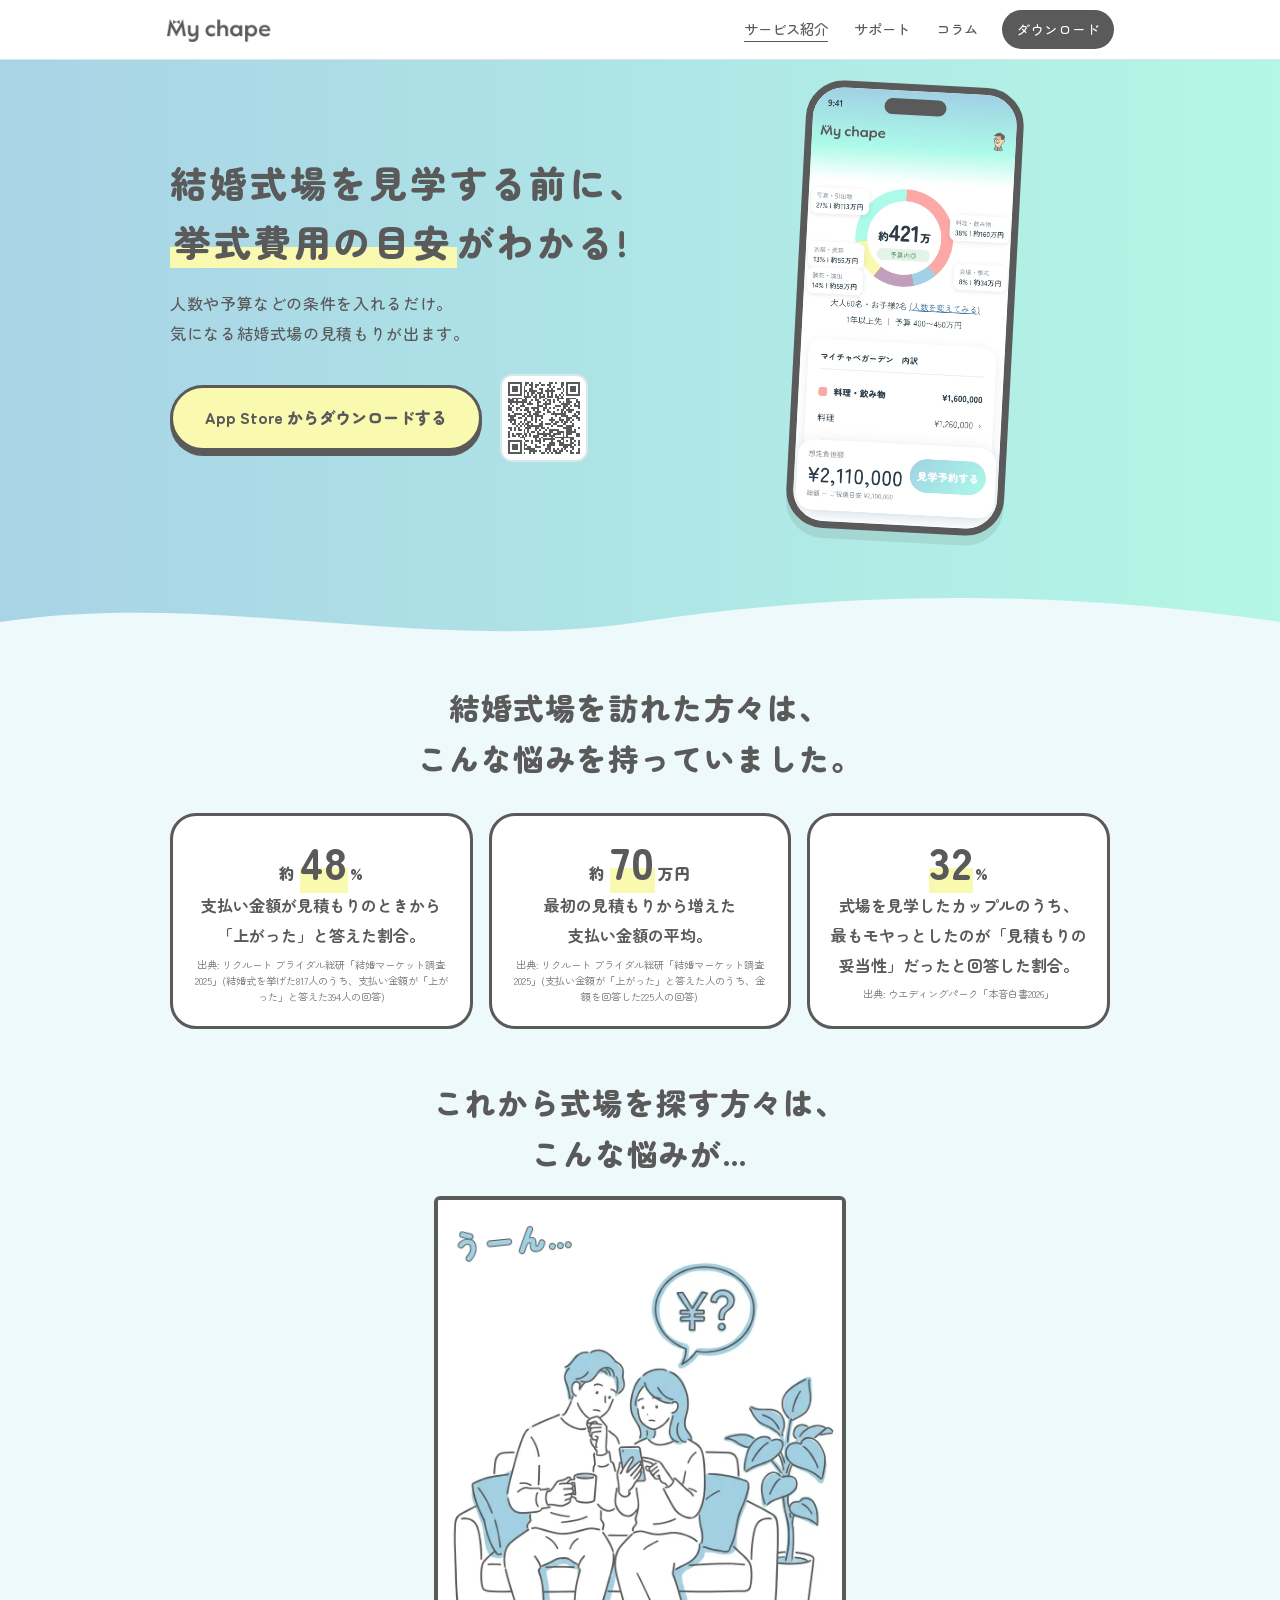
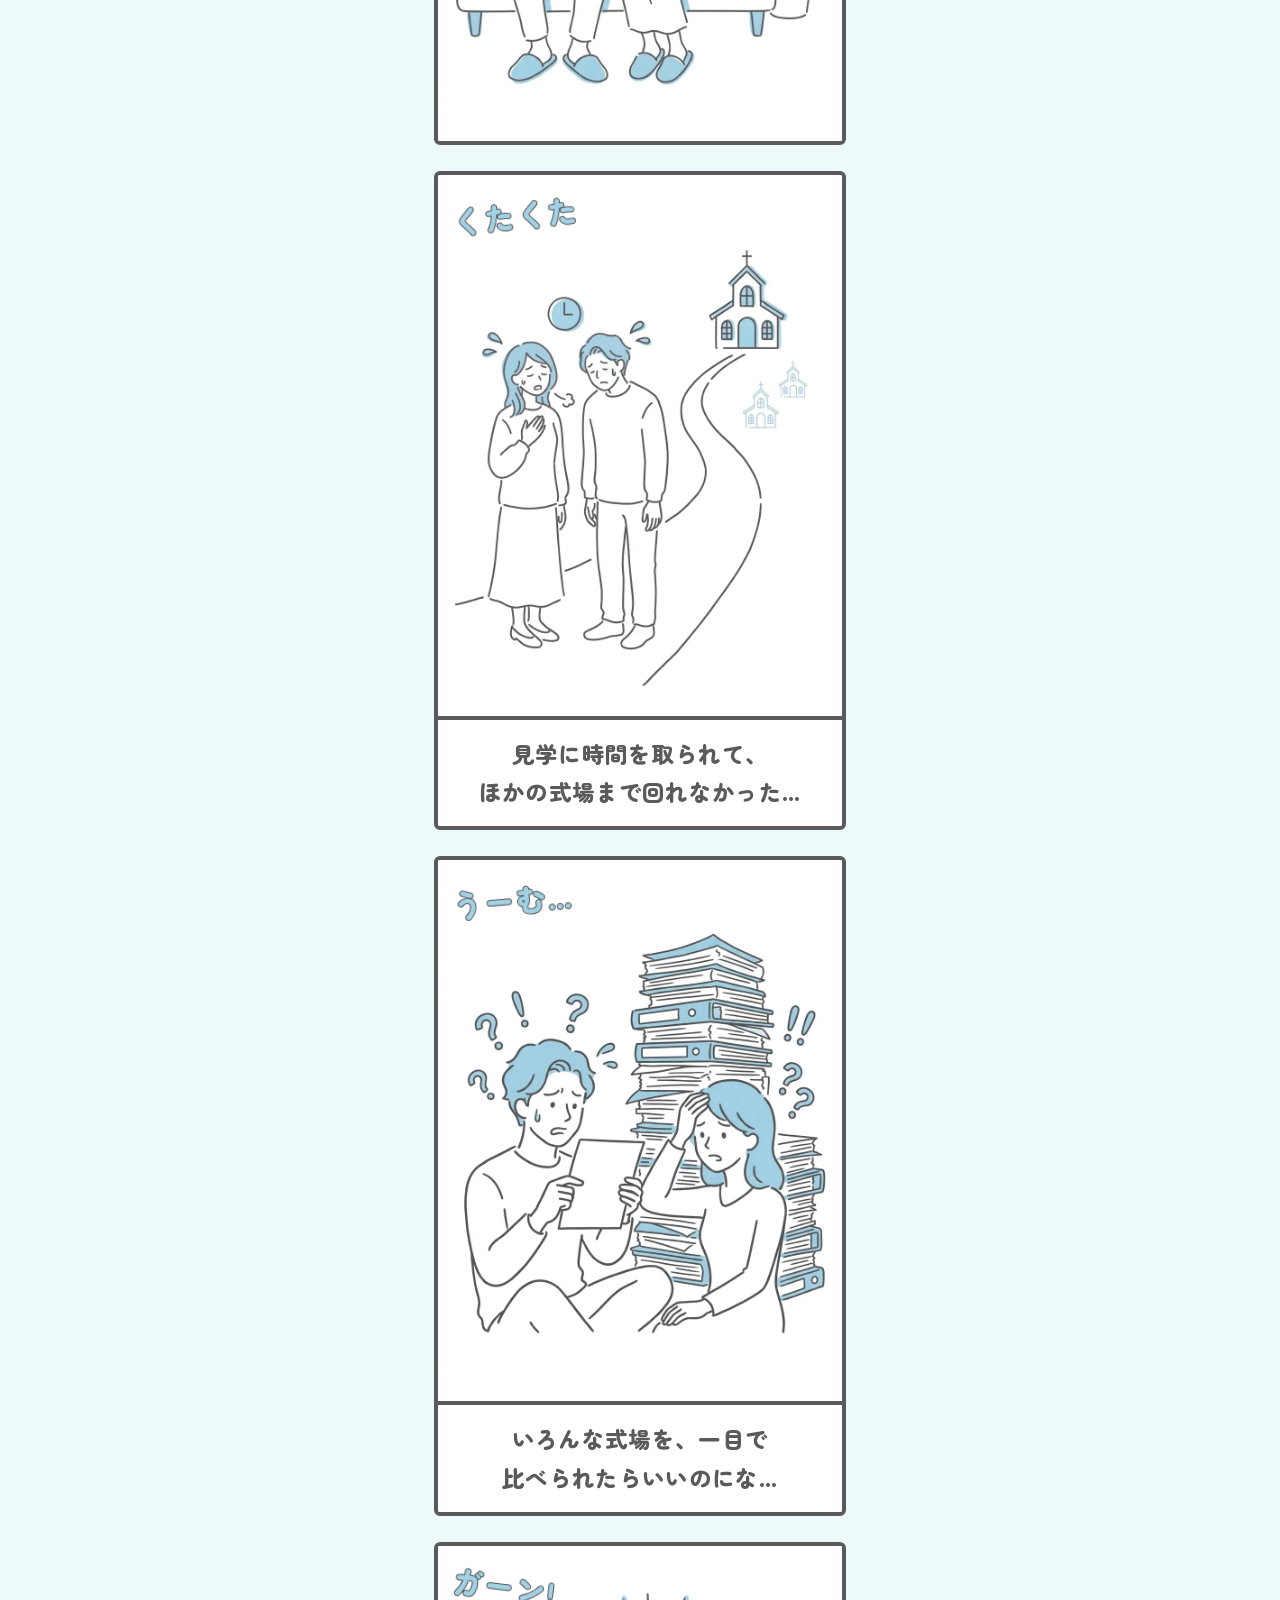
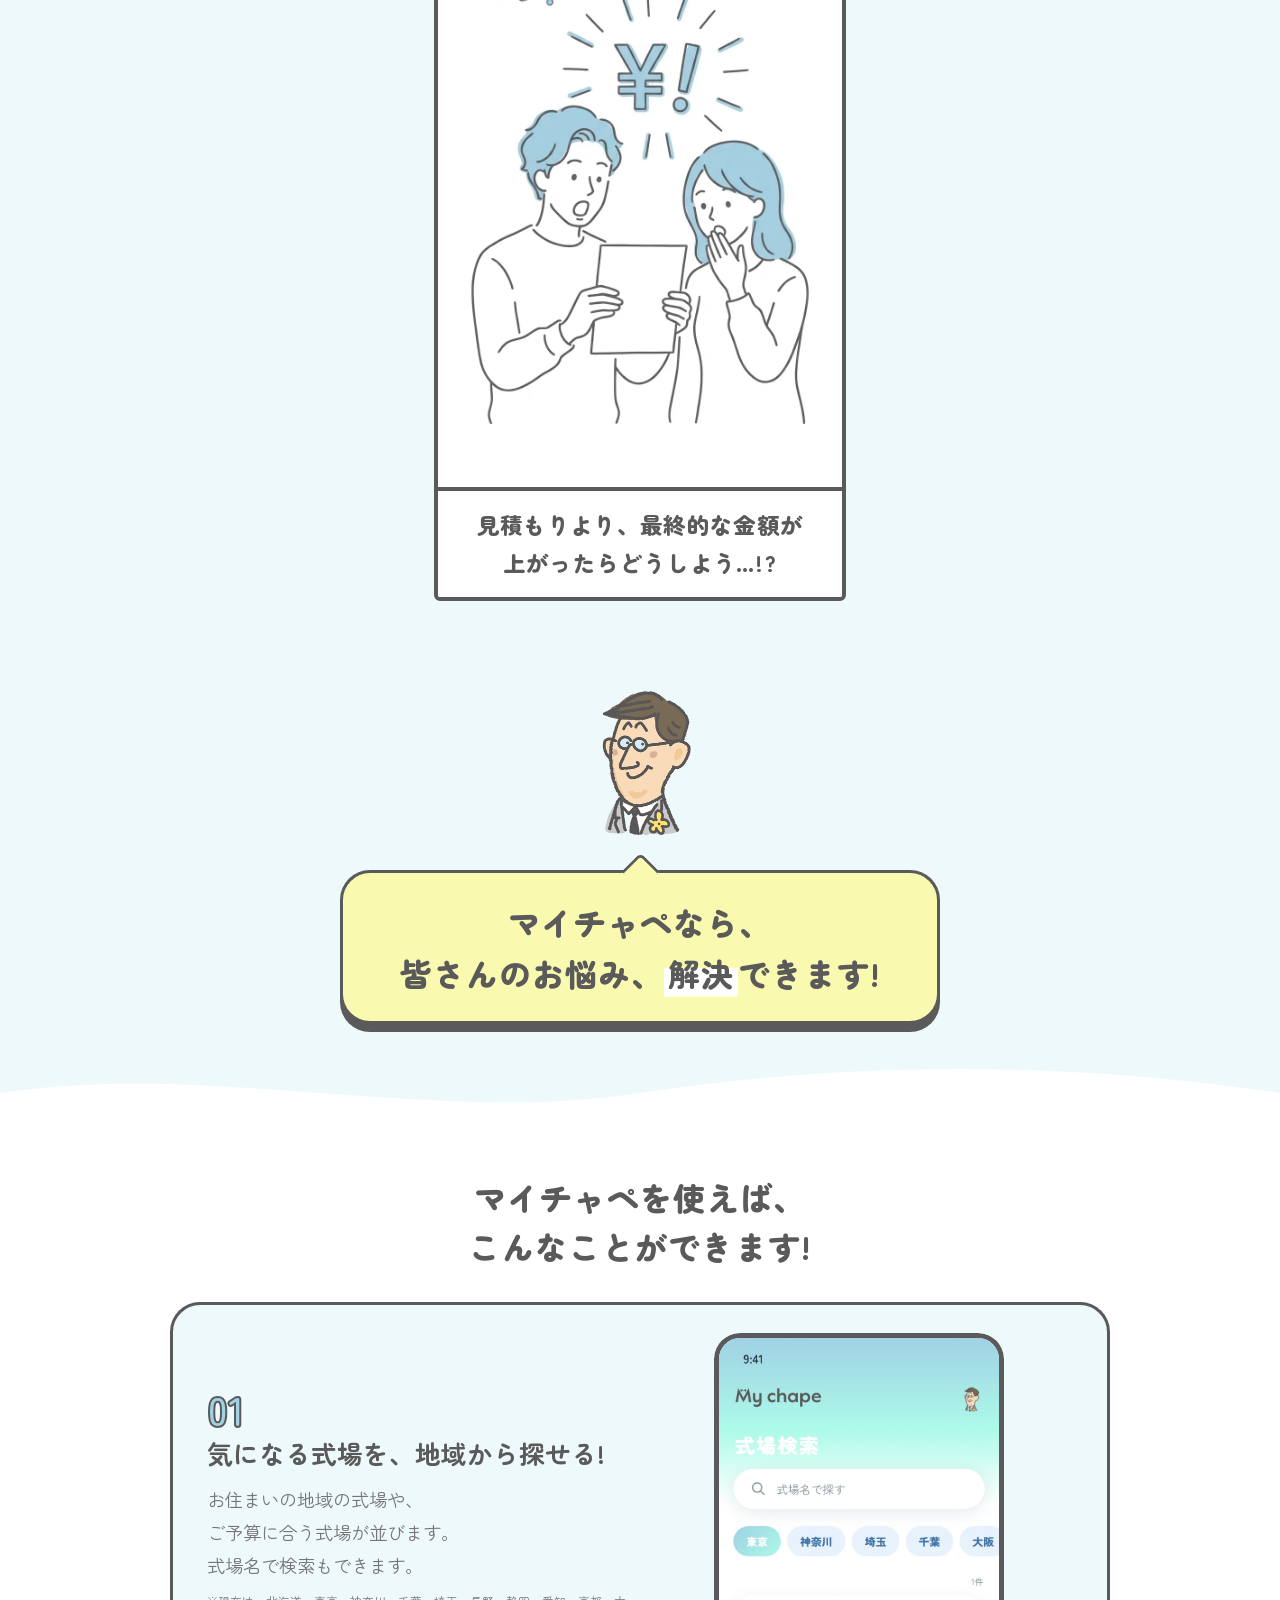
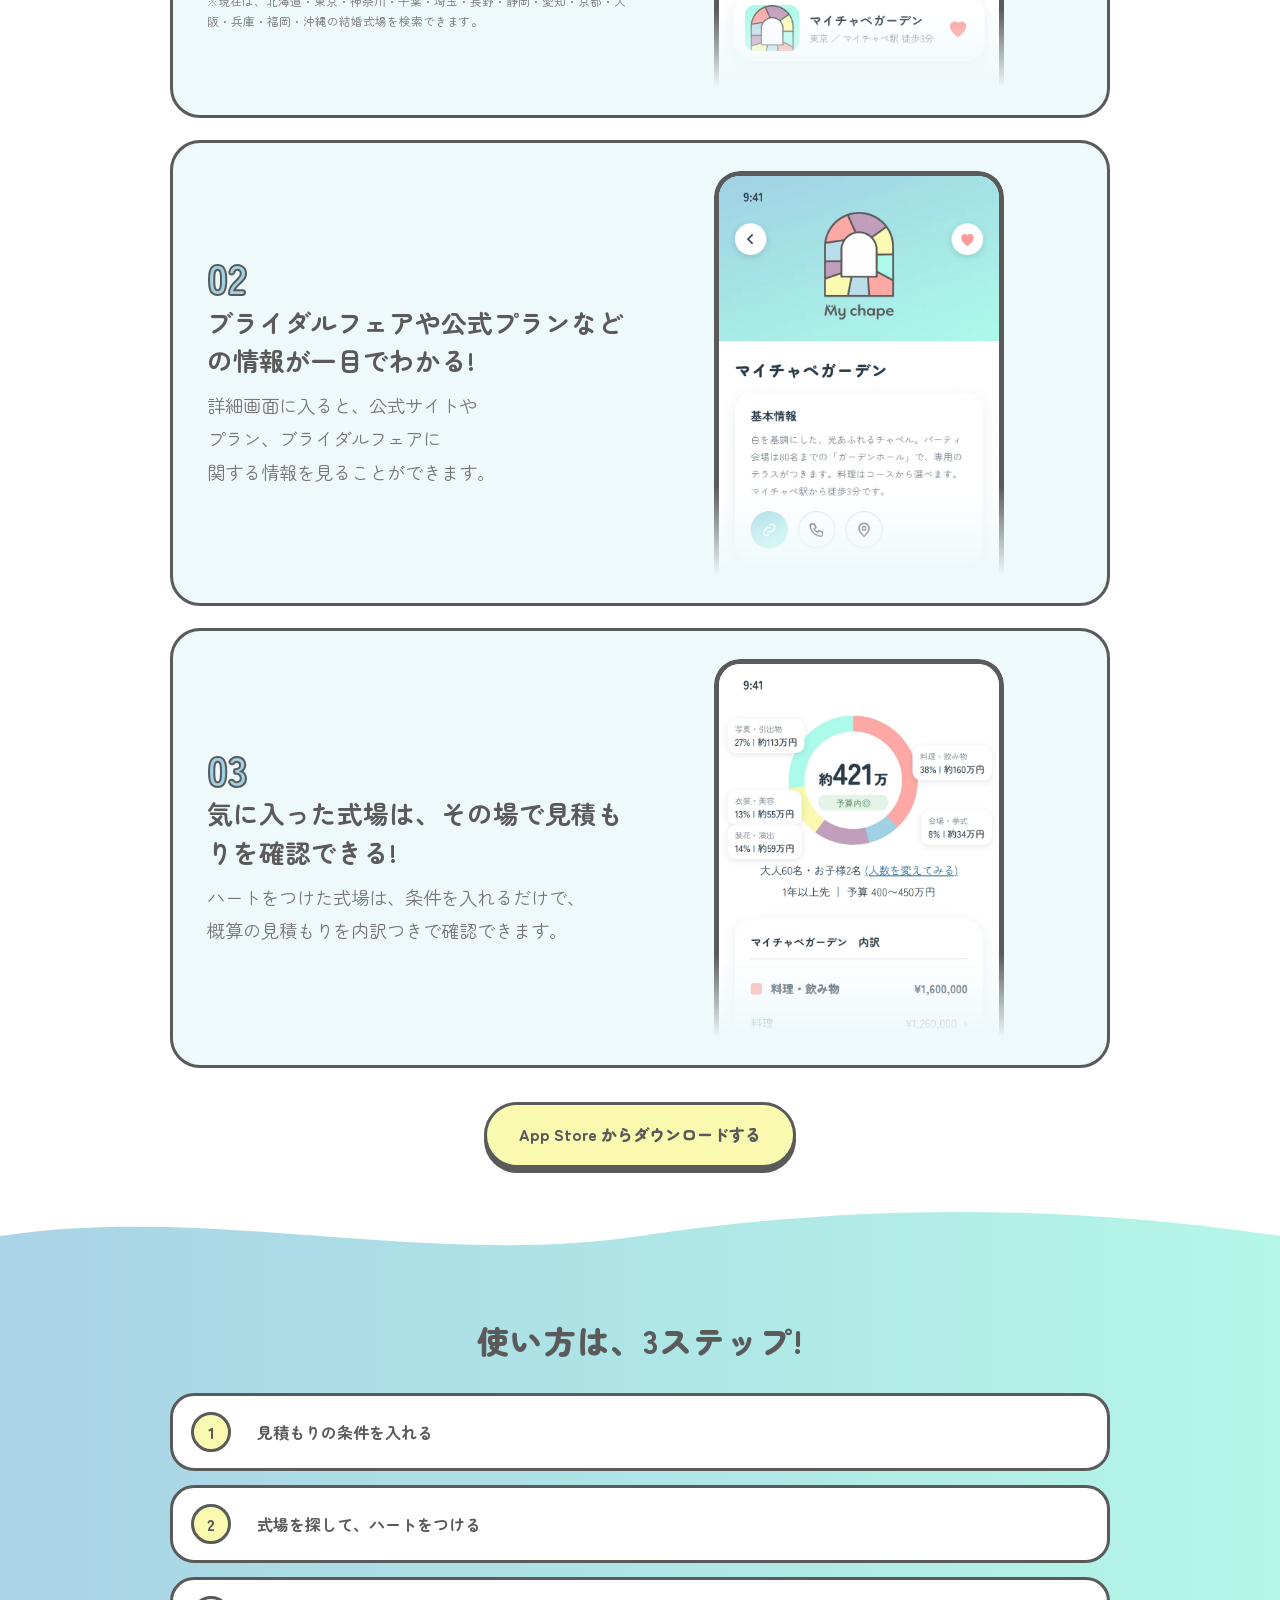
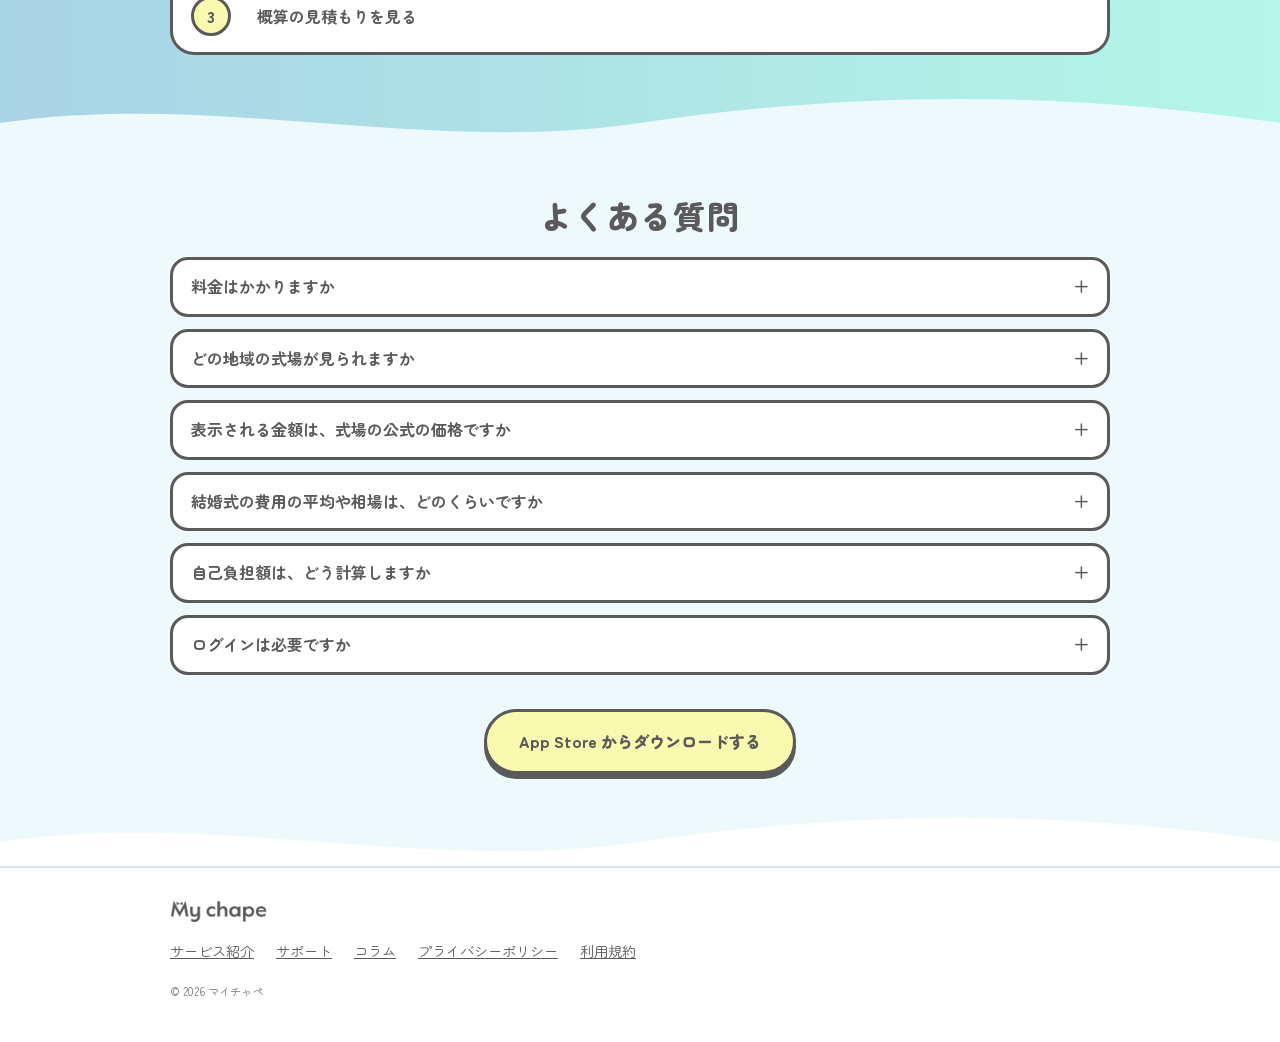
<file: index.html>
<!doctype html>
<html lang="ja">
<head>
<meta charset="utf-8">
<meta name="viewport" content="width=device-width, initial-scale=1">
<title>マイチャペ｜結婚式場の見積もり・挙式費用の目安がわかるアプリ</title>
<meta name="description" content="結婚式場を見学する前に、挙式費用の目安がわかる無料の iPhone アプリ。人数や予算などの条件を入れるだけで、気になる式場の概算の見積もりが内訳つきで出ます。">
<link rel="canonical" href="https://mychape.app/">
<meta property="og:title" content="マイチャペ｜結婚式場の見積もり・挙式費用の目安がわかるアプリ">
<meta property="og:description" content="結婚式場を見学する前に、挙式費用の目安がわかる無料の iPhone アプリ。人数や予算などの条件を入れるだけで、気になる式場の概算の見積もりが内訳つきで出ます。">
<meta property="og:type" content="website">
<meta property="og:url" content="https://mychape.app/">
<meta property="og:image" content="https://mychape.app/img/og-image.png">
<meta property="og:image:width" content="1200">
<meta property="og:image:height" content="630">
<meta property="og:site_name" content="マイチャペ">
<meta property="og:locale" content="ja_JP">
<meta name="twitter:card" content="summary_large_image">
<meta name="twitter:image" content="https://mychape.app/img/og-image.png">
<link rel="icon" href="favicon.png">
<link rel="apple-touch-icon" href="img/apple-touch-icon.png">
<link rel="preconnect" href="https://fonts.googleapis.com">
<link rel="preconnect" href="https://fonts.gstatic.com" crossorigin>
<link href="https://fonts.googleapis.com/css2?family=Zen+Maru+Gothic:wght@400;500;700;900&display=swap" rel="stylesheet">
<link rel="stylesheet" href="assets/site.css">
<noscript><style>.panel .art img, .panel .say { opacity: 1 !important; transform: none !important; } .panel .sfx { transform: none !important; }</style></noscript>
<script type="application/ld+json">{"@context":"https://schema.org","@graph":[{"@type":"WebSite","@id":"https://mychape.app/#website","url":"https://mychape.app/","name":"マイチャペ","alternateName":["My chape"],"inLanguage":"ja"},{"@type":"MobileApplication","@id":"https://mychape.app/#app","name":"マイチャペ","description":"結婚式場を見学する前に、挙式費用の目安がわかる無料の iPhone アプリ。人数や予算などの条件を入れるだけで、気になる式場の概算の見積もりが内訳つきで出ます。","url":"https://mychape.app/","downloadUrl":"https://apps.apple.com/app/apple-store/id1615359139","operatingSystem":"iOS","applicationCategory":"LifestyleApplication","inLanguage":"ja","featureList":["結婚式場を、地域や式場名で探せる","式場の公式サイト・プラン・ブライダルフェアの情報をまとめて見られる","条件(人数・予算など)を入れるだけで、概算の見積もりが内訳つきで出る","ご祝儀の目安を引いた「想定負担額」がわかる","気に入った式場の見学予約"],"image":"https://mychape.app/img/og-image.png","offers":{"@type":"Offer","price":"0","priceCurrency":"JPY"}},{"@type":"FAQPage","@id":"https://mychape.app/#faq","mainEntity":[{"@type":"Question","name":"料金はかかりますか","acceptedAnswer":{"@type":"Answer","text":"アプリは無料で使えます。"}},{"@type":"Question","name":"どの地域の式場が見られますか","acceptedAnswer":{"@type":"Answer","text":"北海道・東京・神奈川・千葉・埼玉・長野・静岡・愛知・京都・大阪・兵庫・福岡・沖縄に対応しています(順次拡大中)。"}},{"@type":"Question","name":"表示される金額は、式場の公式の価格ですか","acceptedAnswer":{"@type":"Answer","text":"いいえ。過去の価格データをもとに、マイチャペが作った参考価格です。実際の金額は、式場にご確認ください。"}},{"@type":"Question","name":"結婚式の費用の平均や相場は、どのくらいですか","acceptedAnswer":{"@type":"Answer","text":"平均や相場は、人数・地域・式場の種類で大きく変わります。マイチャペでは、人数や予算を入れると、気になる式場の概算の見積もりが、内訳つきで出ます。"}},{"@type":"Question","name":"自己負担額は、どう計算しますか","acceptedAnswer":{"@type":"Answer","text":"自己負担額は、費用の総額から、ご祝儀や親からの援助を引いた金額です。マイチャペの見積もり結果には、ご祝儀の目安を引いた「想定負担額」も出ます。"}},{"@type":"Question","name":"ログインは必要ですか","acceptedAnswer":{"@type":"Answer","text":"はい。メールアドレスでログインします。"}}]}]}</script>
</head>
<body class="page-home">
<a class="skip" href="#main">本文へ</a>
<header class="site-header">
  <div class="sh-in">
    <a class="sh-logo" href="index.html" aria-label="マイチャペ(トップへ)"><img src="img/logo-word.png" alt="My chape" width="95" height="26"></a>
    <button class="sh-toggle" type="button" aria-expanded="false" aria-controls="sh-nav" aria-label="メニューを開く"><span></span></button>
    <nav class="sh-nav" id="sh-nav" aria-label="メインメニュー">
      <a href="index.html" aria-current="page">サービス紹介</a>
      <a href="support/index.html">サポート</a>
      <a href="column/index.html">コラム</a>
    </nav>
    <a class="sh-dl" href="https://apps.apple.com/app/apple-store/id1615359139?pt=124311441&amp;ct=header&amp;mt=8">ダウンロード</a>
  </div>
</header>

<main id="main">
<section class="gradflat hero wv">
  <div class="w">
    <div class="hero-grid">
      <div>
        <h1>結婚式場を見学する前に、<br><span class="ul">挙式費用の目安</span>がわかる!</h1>
        <p class="lead">人数や予算などの条件を入れるだけ。<br>気になる結婚式場の見積もりが出ます。</p>
        <div class="cta">
          <a class="btn" href="https://apps.apple.com/app/apple-store/id1615359139?pt=124311441&amp;ct=lp_hero&amp;mt=8">App Store からダウンロードする</a>
          <div class="qr"><img src="img/qr-appstore.svg" alt="App Store のQRコード" width="88" height="88"></div>
        </div>
      </div>
      <div class="stage" aria-label="見積もり結果の画面のイメージ">
        <div class="sp"><img src="img/app-hero.webp" alt="マイチャペの見積もり結果の画面(円グラフと内訳)" width="780" height="1604" fetchpriority="high"></div>
      </div>
    </div>
  </div>
  <svg class="wave" viewBox="0 0 1440 48" preserveAspectRatio="none" aria-hidden="true"><path d="M0 24 C 240 -8 480 56 720 24 S 1200 -8 1440 24 V48 H0Z" fill="#EEF9FB"/></svg>
</section>

<section class="sec worry band-pale wv" style="padding-top:36px">
  <div class="w">
    <h2 class="q">結婚式場を訪れた方々は、<br>こんな悩みを持っていました。</h2>
    <div class="stats">
      <div class="stat">
        <div class="n"><small style="margin:0 4px 0 0">約</small><span>48</span><small>%</small></div>
        <p>支払い金額が見積もりのときから<br class="mbr">「上がった」と答えた割合。</p>
        <p class="src">出典: リクルート ブライダル総研「結婚マーケット調査2025」(結婚式を挙げた817人のうち、支払い金額が「上がった」と答えた394人の回答)</p>
      </div>
      <div class="stat">
        <div class="n"><small style="margin:0 4px 0 0">約</small><span>70</span><small>万円</small></div>
        <p>最初の見積もりから増えた<br>支払い金額の平均。</p>
        <p class="src">出典: リクルート ブライダル総研「結婚マーケット調査2025」(支払い金額が「上がった」と答えた人のうち、金額を回答した225人の回答)</p>
      </div>
      <div class="stat">
        <div class="n"><span>32</span><small>%</small></div>
        <p><span class="nb">式場を見学したカップルのうち、</span><br class="mbr"><span class="nb">最もモヤっとしたのが</span><span class="nb">「見積もりの</span><br class="mbr"><span class="nb">妥当性」だったと</span><span class="nb">回答した割合。</span></p>
        <p class="src">出典: ウエディングパーク「本音白書2026」</p>
      </div>
    </div>
    <h2 class="sub2">これから式場を探す方々は、<br>こんな悩みが…</h2>
    <div class="manga" id="manga4" role="group" aria-label="お悩みの4コマ漫画"><section class="panel img" aria-label="1 コマ目"><div class="art" tabindex="0" role="button" aria-label="ソファに並んで座るふたりが、一緒にスマホを見ている。頭の上の吹き出しに、円の記号とはてなマーク。(押すと、はねます)"><img src="img/manga1.webp" alt="" width="896" height="1200" loading="eager" decoding="async"><span class="sfx" style="--r:-6deg" aria-hidden="true">うーん…</span></div><p class="say">式場に行く前に、<br class="b-s b-l">費用の<br class="b-m">相場だけでも<br class="b-s">知りたいな…</p></section><section class="panel img" aria-label="2 コマ目"><div class="art" tabindex="0" role="button" aria-label="疲れたふたりが立っている。遠くにチャペルが見え、頭の上に時計と汗のしずく。(押すと、はねます)"><img src="img/manga2.webp" alt="" width="896" height="1200" loading="lazy" decoding="async"><span class="sfx" style="--r:-6deg" aria-hidden="true">くたくた</span></div><p class="say">見学に時間を取られて、<br>ほかの式場まで回れなかった…</p></section><section class="panel img" aria-label="3 コマ目"><div class="art" tabindex="0" role="button" aria-label="資料の山の前で、ふたりが紙を見て、はてなマークを浮かべて困っている。(押すと、はねます)"><img src="img/manga3.webp" alt="" width="896" height="1200" loading="lazy" decoding="async"><span class="sfx" style="--r:-5deg" aria-hidden="true">うーむ…</span></div><p class="say">いろんな式場を、一目で比べられたらいいのにな…</p></section><section class="panel img" aria-label="4 コマ目"><div class="art" tabindex="0" role="button" aria-label="見積書を見て驚くふたり。上に、円の記号とびっくりマークが光っている。(押すと、はねます)"><img src="img/manga4.webp" alt="" width="896" height="1200" loading="lazy" decoding="async"><span class="sfx" style="--r:7deg" aria-hidden="true">ガーン!</span></div><p class="say">見積もりより、<br class="b-s">最終的な金額が<br>上がったらどうしよう…!?</p></section></div>
    <div class="chape-say">
      <img class="chape" src="img/chape.webp" alt="チャペさん" width="104" height="134">
      <div class="callout"><p class="ans"><span>マイチャペなら、</span><span>皆さんのお悩み、<em>解決</em>できます!</span></p></div>
    </div>
  </div>
  <svg class="wave" viewBox="0 0 1440 48" preserveAspectRatio="none" aria-hidden="true"><path d="M0 24 C 240 -8 480 56 720 24 S 1200 -8 1440 24 V48 H0Z" fill="#fff"/></svg>
</section>

<section class="sec wv">
  <div class="w">
    <h2 class="sub">マイチャペを使えば、<br>こんなことができます!</h2>
    <div class="feat">
      <div class="fe "><div><div class="n">01</div><h3>気になる式場を、地域から探せる!</h3><p><span class="nb">お住まいの地域の式場や、</span><br class="mbr"><span class="nb">ご予算に合う式場が並びます。</span><br class="mbr"><span class="nb">式場名で検索もできます。</span></p><p class="note">※現在は、北海道・東京・神奈川・千葉・埼玉・長野・静岡・愛知・京都・大阪・兵庫・福岡・沖縄の結婚式場を検索できます。</p></div><div class="shot"><div class="sp2"><img src="img/app-search.webp" alt="式場検索の画面(県のタブと式場の一覧)" width="780" height="972" loading="lazy" decoding="async"></div></div></div>
      <div class="fe "><div><div class="n">02</div><h3>ブライダルフェアや公式プランなどの<br class="mbr">情報が一目でわかる!</h3><p><span class="nb">詳細画面に入ると、公式サイトや</span><br class="mbr"><span class="nb">プラン、ブライダルフェアに</span><br class="mbr"><span class="nb">関する情報を見ることができます。</span></p></div><div class="shot"><div class="sp2"><img src="img/app-detail.webp" alt="式場の詳細画面(公式サイト・プラン・フェアの入口)" width="780" height="1112" loading="lazy" decoding="async"></div></div></div>
      <div class="fe "><div><div class="n">03</div><h3>気に入った式場は、<br class="mbr">その場で見積もりを確認できる!</h3><p><span class="nb">ハートをつけた式場は、</span><span class="nb">条件を入れるだけで、</span><span class="nb">概算の見積もりを</span><span class="nb">内訳つきで確認できます。</span></p></div><div class="shot"><div class="sp2"><img src="img/app-estimate.webp" alt="見積もり結果の画面(円グラフと内訳)" width="780" height="1040" loading="lazy" decoding="async"></div></div></div>
    </div>
    <p class="mid-cta"><a class="btn" href="https://apps.apple.com/app/apple-store/id1615359139?pt=124311441&amp;ct=lp_mid&amp;mt=8">App Store からダウンロードする</a></p>
  </div>
  <svg class="wave" viewBox="0 0 1440 48" preserveAspectRatio="none" aria-hidden="true"><defs><linearGradient id="gw1" x1="0" x2="1"><stop offset="0" stop-color="#A9D3E6"/><stop offset="1" stop-color="#B4F7E6"/></linearGradient></defs><path d="M0 24 C 240 -8 480 56 720 24 S 1200 -8 1440 24 V48 H0Z" fill="url(#gw1)"/></svg>
</section>

<section class="sec gradflat wv">
  <div class="w">
    <h2 class="sub">使い方は、3ステップ!</h2>
    <ol class="steps">
      <li><span class="num">1</span><div><b>見積もりの条件を入れる</b></div></li>
      <li><span class="num">2</span><div><b><span class="nb">式場を探して、</span><span class="nb">ハートをつける</span></b></div></li>
      <li><span class="num">3</span><div><b>概算の見積もりを見る</b></div></li>
    </ol>
  </div>
  <svg class="wave" viewBox="0 0 1440 48" preserveAspectRatio="none" aria-hidden="true"><path d="M0 24 C 240 -8 480 56 720 24 S 1200 -8 1440 24 V48 H0Z" fill="#EEF9FB"/></svg>
</section>

<section class="sec band-pale wv" style="padding-top:44px">
  <div class="w">
    <h2 class="sub">よくある質問</h2>
    <div style="margin-top:16px">
      <details><summary>料金はかかりますか</summary><p>アプリは無料で使えます。</p></details>
      <details><summary>どの地域の式場が見られますか</summary><p>北海道・東京・神奈川・千葉・埼玉・長野・静岡・愛知・京都・大阪・兵庫・福岡・沖縄に対応しています(順次拡大中)。</p></details>
      <details><summary>表示される金額は、式場の<br class="b-s">公式の<br class="b-m">価格ですか</summary><p>いいえ。過去の価格データをもとに、マイチャペが作った参考価格です。実際の金額は、式場にご確認ください。</p></details>
      <details><summary>結婚式の費用の平均や相場は、どのくらいですか</summary><p>平均や相場は、人数・地域・式場の種類で大きく変わります。マイチャペでは、人数や予算を入れると、気になる式場の概算の見積もりが、内訳つきで出ます。</p></details>
      <details><summary>自己負担額は、どう計算しますか</summary><p>自己負担額は、費用の総額から、ご祝儀や親からの援助を引いた金額です。マイチャペの見積もり結果には、ご祝儀の目安を引いた「想定負担額」も出ます。</p></details>
      <details><summary>ログインは必要ですか</summary><p>はい。メールアドレスでログインします。</p></details>
    </div>
    <p class="mid-cta" style="margin-top:34px"><a class="btn" href="https://apps.apple.com/app/apple-store/id1615359139?pt=124311441&amp;ct=lp_faq&amp;mt=8">App Store からダウンロードする</a></p>
  </div>
  <svg class="wave" viewBox="0 0 1440 48" preserveAspectRatio="none" aria-hidden="true"><path d="M0 24 C 240 -8 480 56 720 24 S 1200 -8 1440 24 V48 H0Z" fill="#fff"/></svg>
</section>

</main>
<footer class="site-footer">
  <div class="sf-in">
    <img src="img/logo-word.png" alt="My chape" width="87" height="24">
    <nav aria-label="フッター">
      <a href="index.html">サービス紹介</a>
      <a href="support/index.html">サポート</a>
      <a href="column/index.html">コラム</a>
      <a href="privacyPolicy.html">プライバシーポリシー</a>
      <a href="termOfUse.html">利用規約</a>
    </nav>
    <small>© 2026 マイチャペ</small>
  </div>
</footer>

<script>window.SITE_ROOT = "";</script>
<script src="assets/site.js"></script>
<script src="assets/manga.js"></script>
<script src="assets/lp.js"></script>
</body>
</html>
</file>
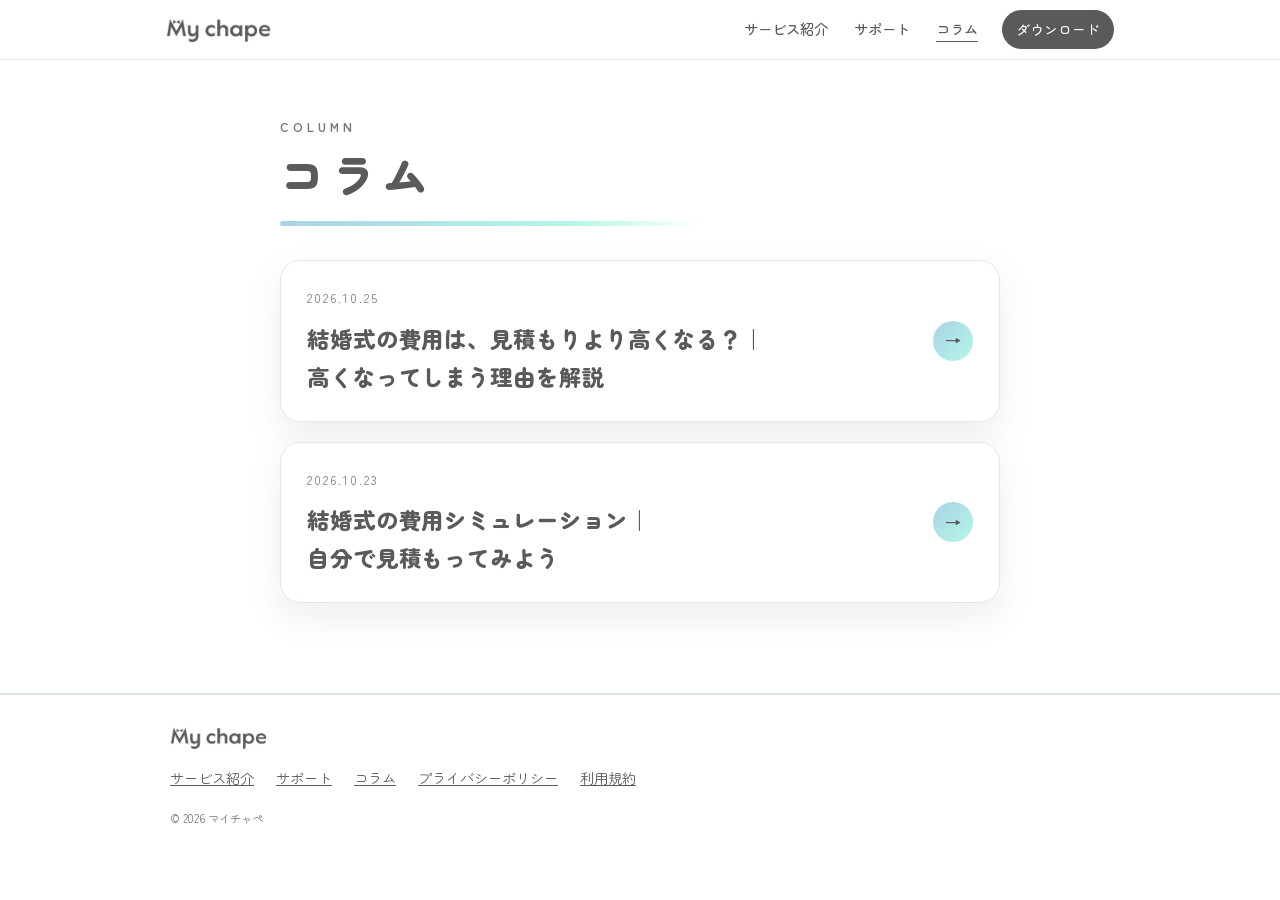
<file: column/index.html>
<!doctype html>
<html lang="ja">
<head>
<meta charset="utf-8">
<meta name="viewport" content="width=device-width, initial-scale=1">
<title>コラム｜マイチャペ</title>
<meta name="description" content="結婚式の費用や見積もりなど、結婚式に関係するコラムを解説します。">
<link rel="canonical" href="https://mychape.app/column/">
<meta property="og:title" content="コラム｜マイチャペ">
<meta property="og:description" content="結婚式の費用や見積もりなど、結婚式に関係するコラムを解説します。">
<meta property="og:type" content="website">
<meta property="og:url" content="https://mychape.app/column/">
<meta property="og:image" content="https://mychape.app/img/og-image.png">
<meta property="og:image:width" content="1200">
<meta property="og:image:height" content="630">
<meta property="og:site_name" content="マイチャペ">
<meta property="og:locale" content="ja_JP">
<meta name="twitter:card" content="summary_large_image">
<meta name="twitter:image" content="https://mychape.app/img/og-image.png">
<link rel="icon" href="../favicon.png">
<link rel="apple-touch-icon" href="../img/apple-touch-icon.png">
<link rel="preconnect" href="https://fonts.googleapis.com">
<link rel="preconnect" href="https://fonts.gstatic.com" crossorigin>
<link href="https://fonts.googleapis.com/css2?family=Zen+Maru+Gothic:wght@400;500;700;900&display=swap" rel="stylesheet">
<link rel="stylesheet" href="../assets/site.css">
<noscript><style>.panel .art img, .panel .say { opacity: 1 !important; transform: none !important; } .panel .sfx { transform: none !important; }</style></noscript>

</head>
<body class="page-column">
<a class="skip" href="#main">本文へ</a>
<header class="site-header">
  <div class="sh-in">
    <a class="sh-logo" href="../index.html" aria-label="マイチャペ(トップへ)"><img src="../img/logo-word.png" alt="My chape" width="95" height="26"></a>
    <button class="sh-toggle" type="button" aria-expanded="false" aria-controls="sh-nav" aria-label="メニューを開く"><span></span></button>
    <nav class="sh-nav" id="sh-nav" aria-label="メインメニュー">
      <a href="../index.html">サービス紹介</a>
      <a href="../support/index.html">サポート</a>
      <a href="../column/index.html" aria-current="page">コラム</a>
    </nav>
    <a class="sh-dl" href="https://apps.apple.com/app/apple-store/id1615359139?pt=124311441&amp;ct=header&amp;mt=8">ダウンロード</a>
  </div>
</header>

<main id="main">
<section class="col-index"><div class="w">
  <header class="pghead"><p class="eyebrow">COLUMN</p><h1>コラム</h1><span class="rule" aria-hidden="true"></span></header>
  <ul class="col-cards">
    <li><a href="estimate-increase/index.html"><div class="tx"><time datetime="2026-10-25">2026.10.25</time><h2>結婚式の費用は、見積もりより高くなる？｜<br>高くなってしまう理由を解説</h2></div><span class="arr" aria-hidden="true">→</span></a></li>
    <li><a href="simulation/index.html"><div class="tx"><time datetime="2026-10-23">2026.10.23</time><h2>結婚式の費用シミュレーション｜<br>自分で見積もってみよう</h2></div><span class="arr" aria-hidden="true">→</span></a></li>
  </ul>
</div></section>
</main>
<footer class="site-footer">
  <div class="sf-in">
    <img src="../img/logo-word.png" alt="My chape" width="87" height="24">
    <nav aria-label="フッター">
      <a href="../index.html">サービス紹介</a>
      <a href="../support/index.html">サポート</a>
      <a href="../column/index.html">コラム</a>
      <a href="../privacyPolicy.html">プライバシーポリシー</a>
      <a href="../termOfUse.html">利用規約</a>
    </nav>
    <small>© 2026 マイチャペ</small>
  </div>
</footer>

<script>window.SITE_ROOT = "../";</script>
<script src="../assets/site.js"></script>
</body>
</html>
</file>
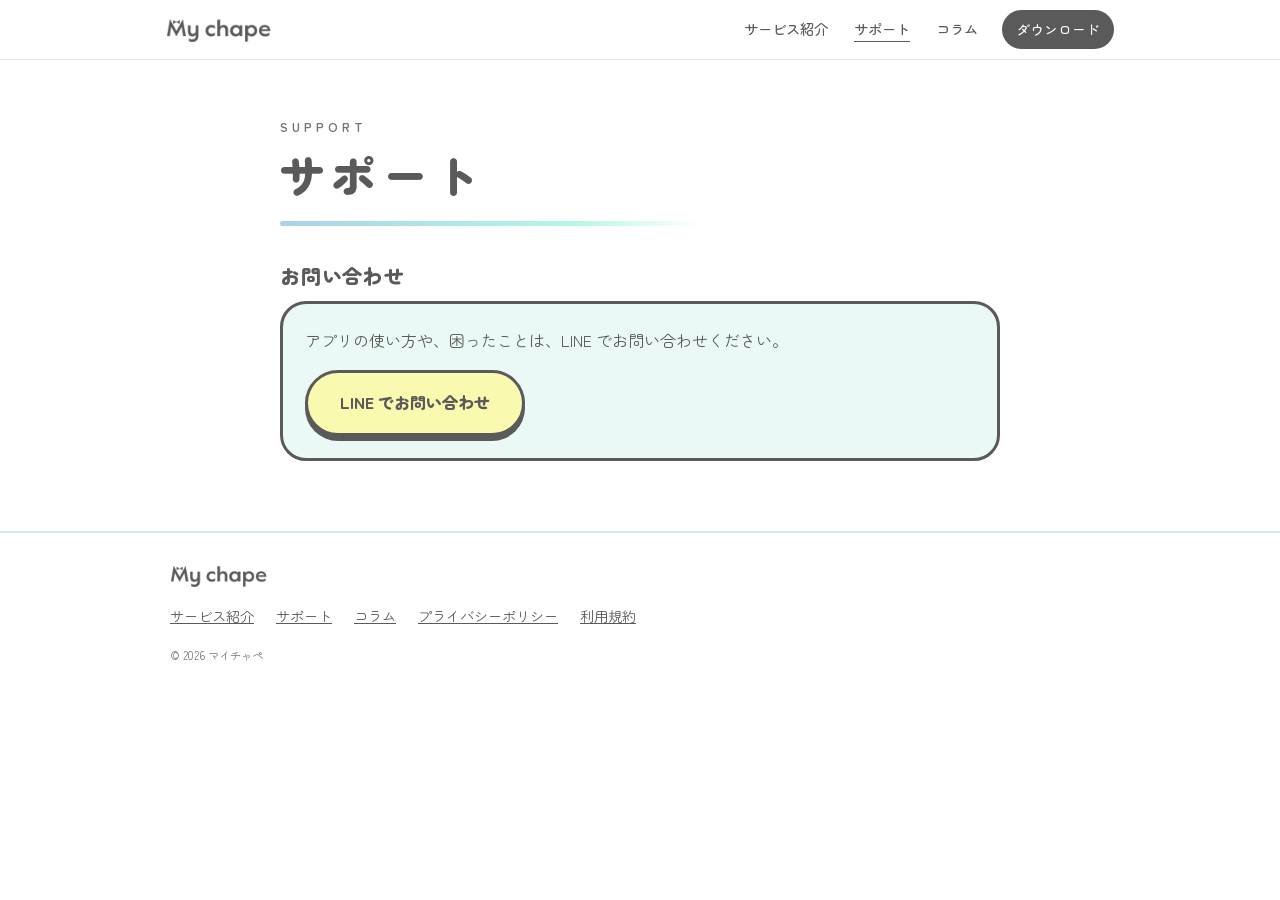
<file: support/index.html>
<!doctype html>
<html lang="ja">
<head>
<meta charset="utf-8">
<meta name="viewport" content="width=device-width, initial-scale=1">
<title>サポート｜マイチャペ</title>
<meta name="description" content="マイチャペのサポートページ。お問い合わせ(LINE)のご案内です。">
<link rel="canonical" href="https://mychape.app/support/">
<meta property="og:title" content="サポート｜マイチャペ">
<meta property="og:description" content="マイチャペのサポートページ。お問い合わせ(LINE)のご案内です。">
<meta property="og:type" content="website">
<meta property="og:url" content="https://mychape.app/support/">
<meta property="og:image" content="https://mychape.app/img/og-image.png">
<meta property="og:image:width" content="1200">
<meta property="og:image:height" content="630">
<meta property="og:site_name" content="マイチャペ">
<meta property="og:locale" content="ja_JP">
<meta name="twitter:card" content="summary_large_image">
<meta name="twitter:image" content="https://mychape.app/img/og-image.png">
<link rel="icon" href="../favicon.png">
<link rel="apple-touch-icon" href="../img/apple-touch-icon.png">
<link rel="preconnect" href="https://fonts.googleapis.com">
<link rel="preconnect" href="https://fonts.gstatic.com" crossorigin>
<link href="https://fonts.googleapis.com/css2?family=Zen+Maru+Gothic:wght@400;500;700;900&display=swap" rel="stylesheet">
<link rel="stylesheet" href="../assets/site.css">
<noscript><style>.panel .art img, .panel .say { opacity: 1 !important; transform: none !important; } .panel .sfx { transform: none !important; }</style></noscript>

</head>
<body class="page-support">
<a class="skip" href="#main">本文へ</a>
<header class="site-header">
  <div class="sh-in">
    <a class="sh-logo" href="../index.html" aria-label="マイチャペ(トップへ)"><img src="../img/logo-word.png" alt="My chape" width="95" height="26"></a>
    <button class="sh-toggle" type="button" aria-expanded="false" aria-controls="sh-nav" aria-label="メニューを開く"><span></span></button>
    <nav class="sh-nav" id="sh-nav" aria-label="メインメニュー">
      <a href="../index.html">サービス紹介</a>
      <a href="../support/index.html" aria-current="page">サポート</a>
      <a href="../column/index.html">コラム</a>
    </nav>
    <a class="sh-dl" href="https://apps.apple.com/app/apple-store/id1615359139?pt=124311441&amp;ct=header&amp;mt=8">ダウンロード</a>
  </div>
</header>

<main id="main">
<div class="support">
  <header class="pghead"><p class="eyebrow">SUPPORT</p><h1>サポート</h1><span class="rule" aria-hidden="true"></span></header>

  <section aria-labelledby="s-contact">
    <h2 id="s-contact">お問い合わせ</h2>
    <div class="box">
      <p>アプリの使い方や、困ったことは、LINE でお問い合わせください。</p>
      <a class="btn" href="https://line.me/R/ti/p/@112orolv" target="_blank" rel="noopener">LINE でお問い合わせ</a>
    </div>
  </section>

</div>

</main>
<footer class="site-footer">
  <div class="sf-in">
    <img src="../img/logo-word.png" alt="My chape" width="87" height="24">
    <nav aria-label="フッター">
      <a href="../index.html">サービス紹介</a>
      <a href="../support/index.html">サポート</a>
      <a href="../column/index.html">コラム</a>
      <a href="../privacyPolicy.html">プライバシーポリシー</a>
      <a href="../termOfUse.html">利用規約</a>
    </nav>
    <small>© 2026 マイチャペ</small>
  </div>
</footer>

<script>window.SITE_ROOT = "../";</script>
<script src="../assets/site.js"></script>
</body>
</html>
</file>
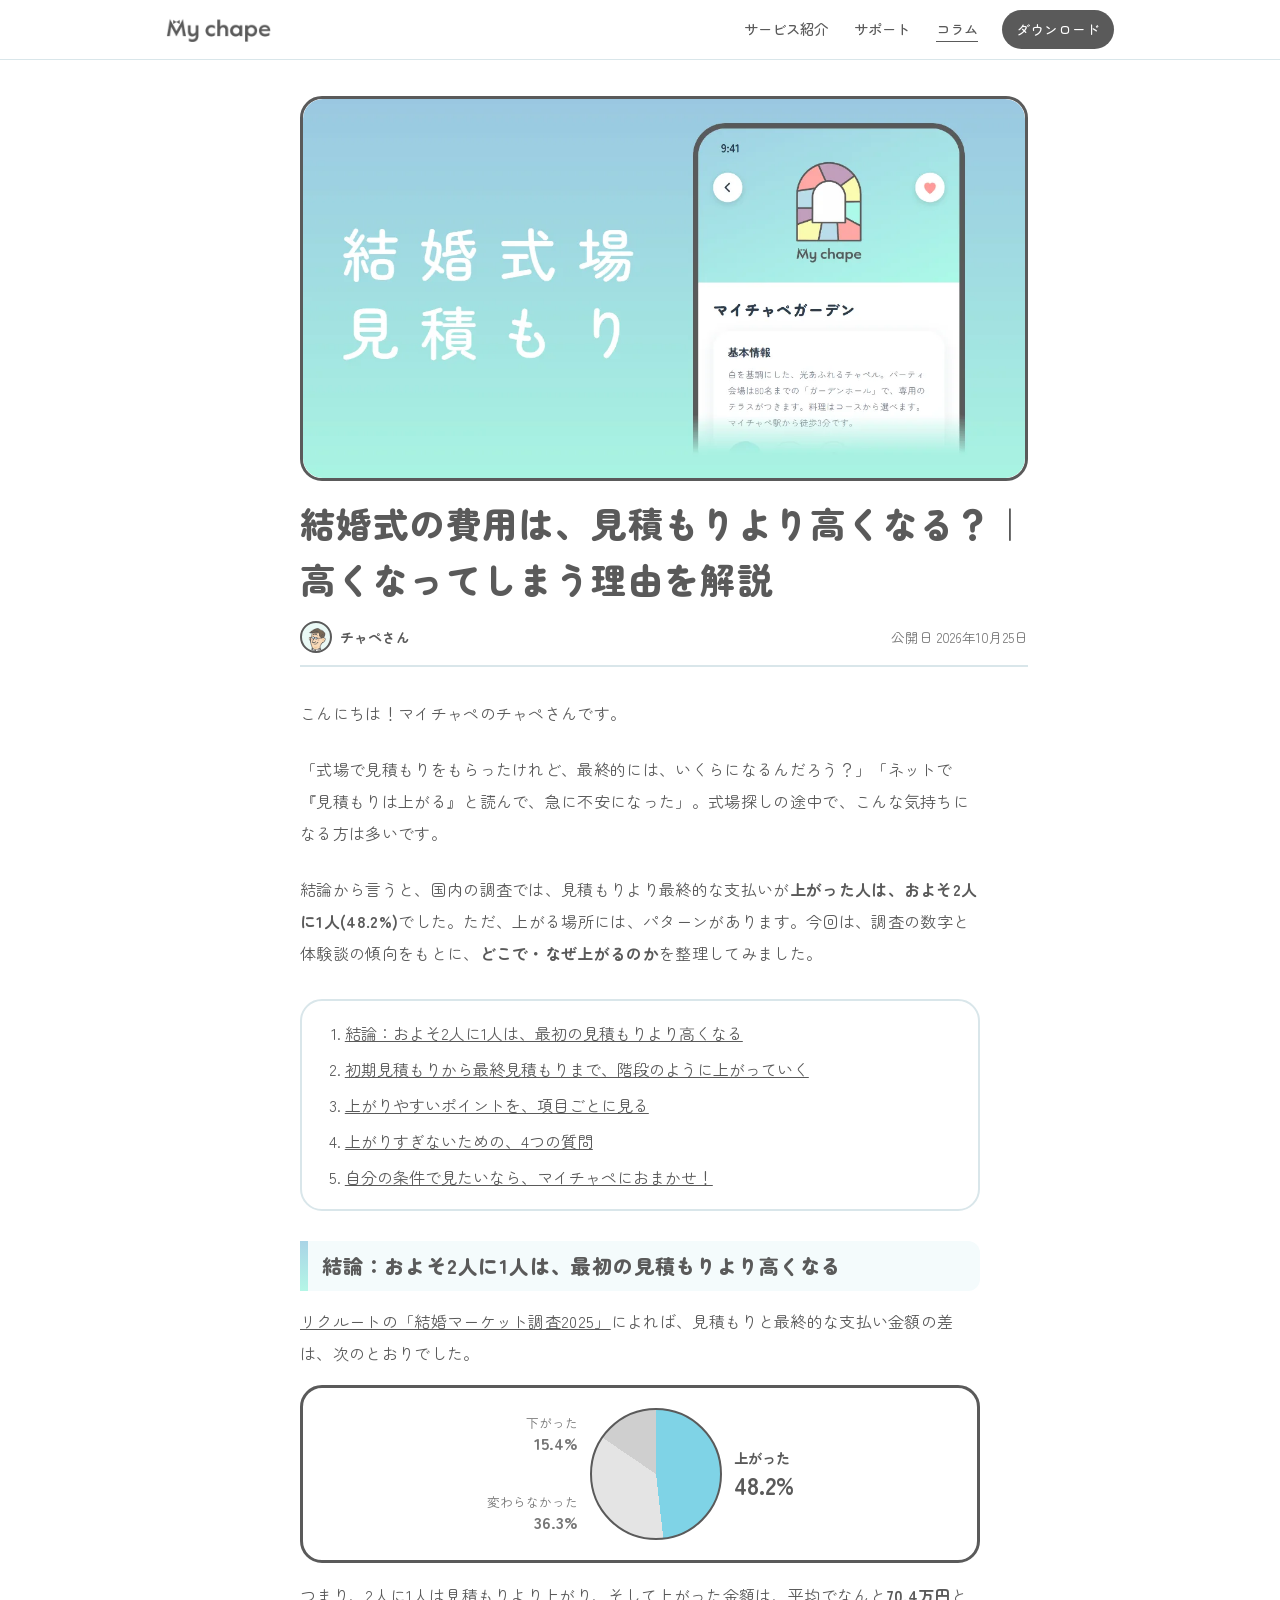
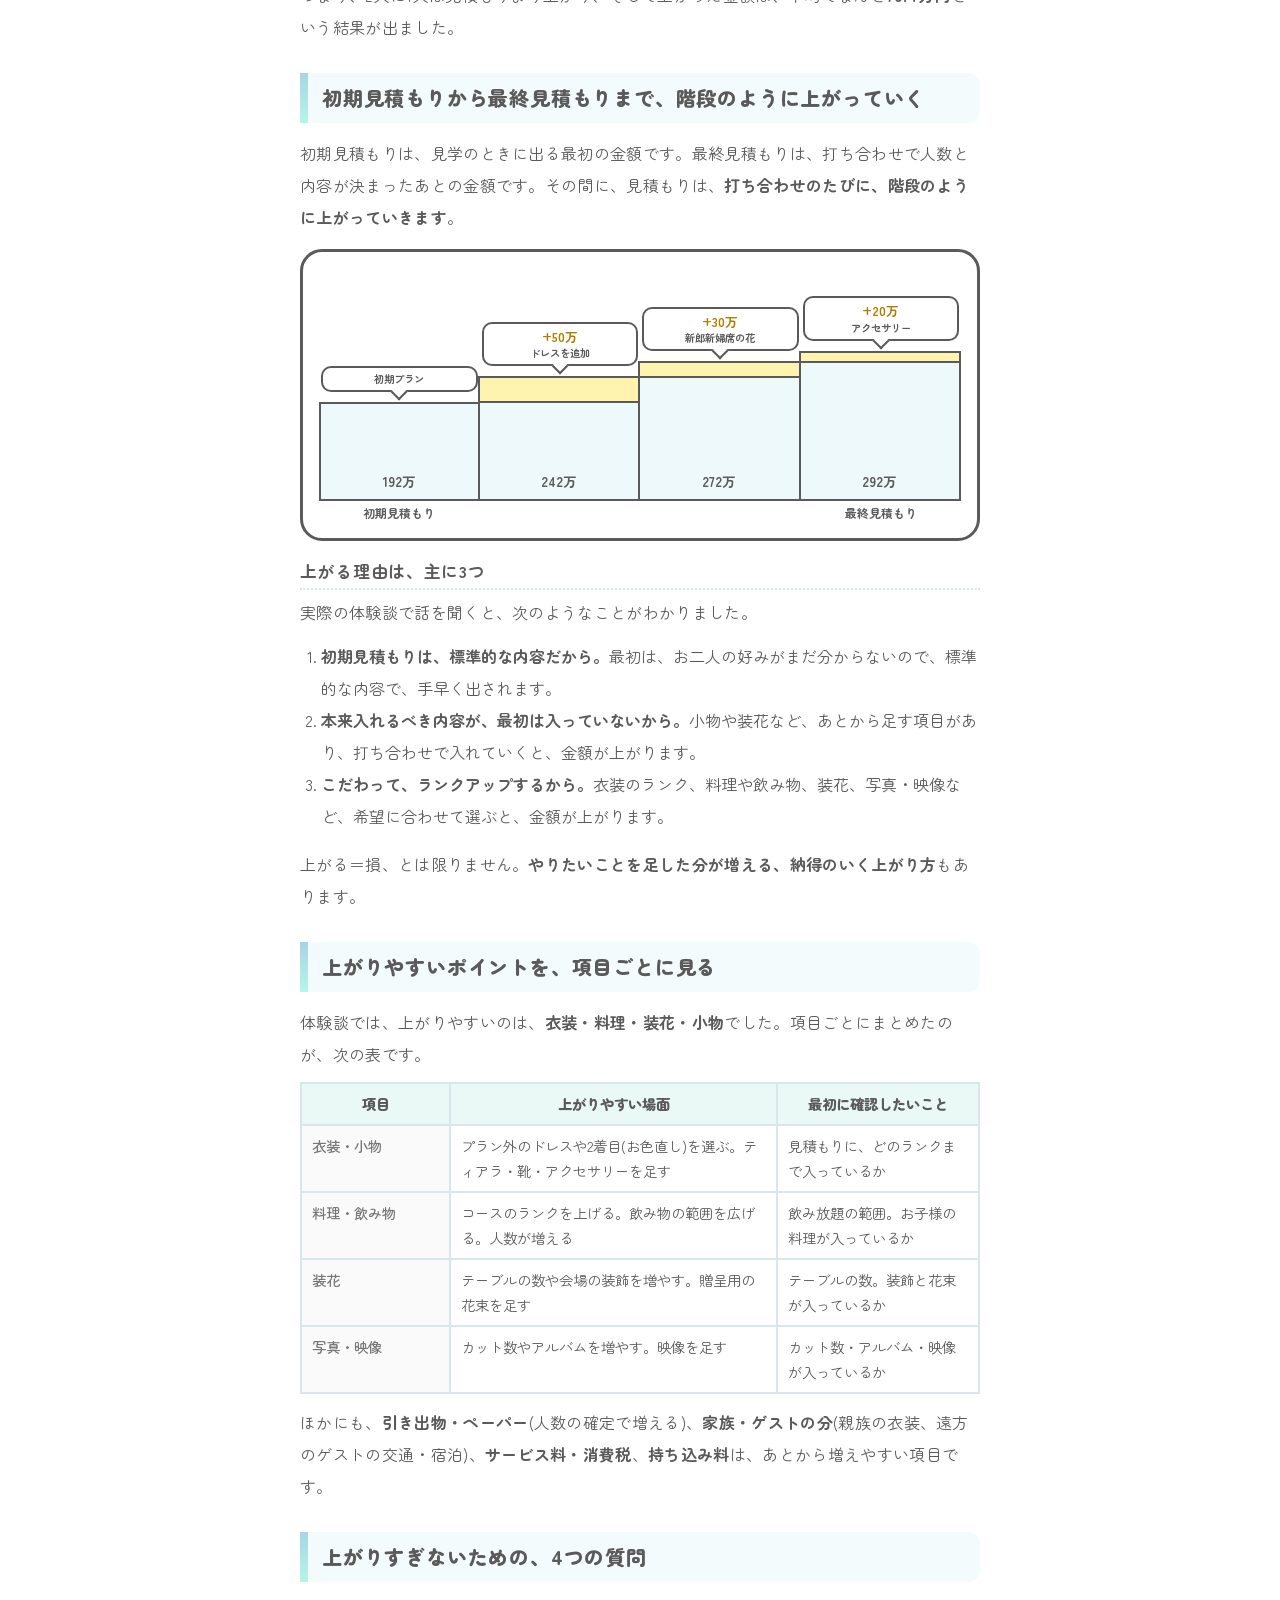
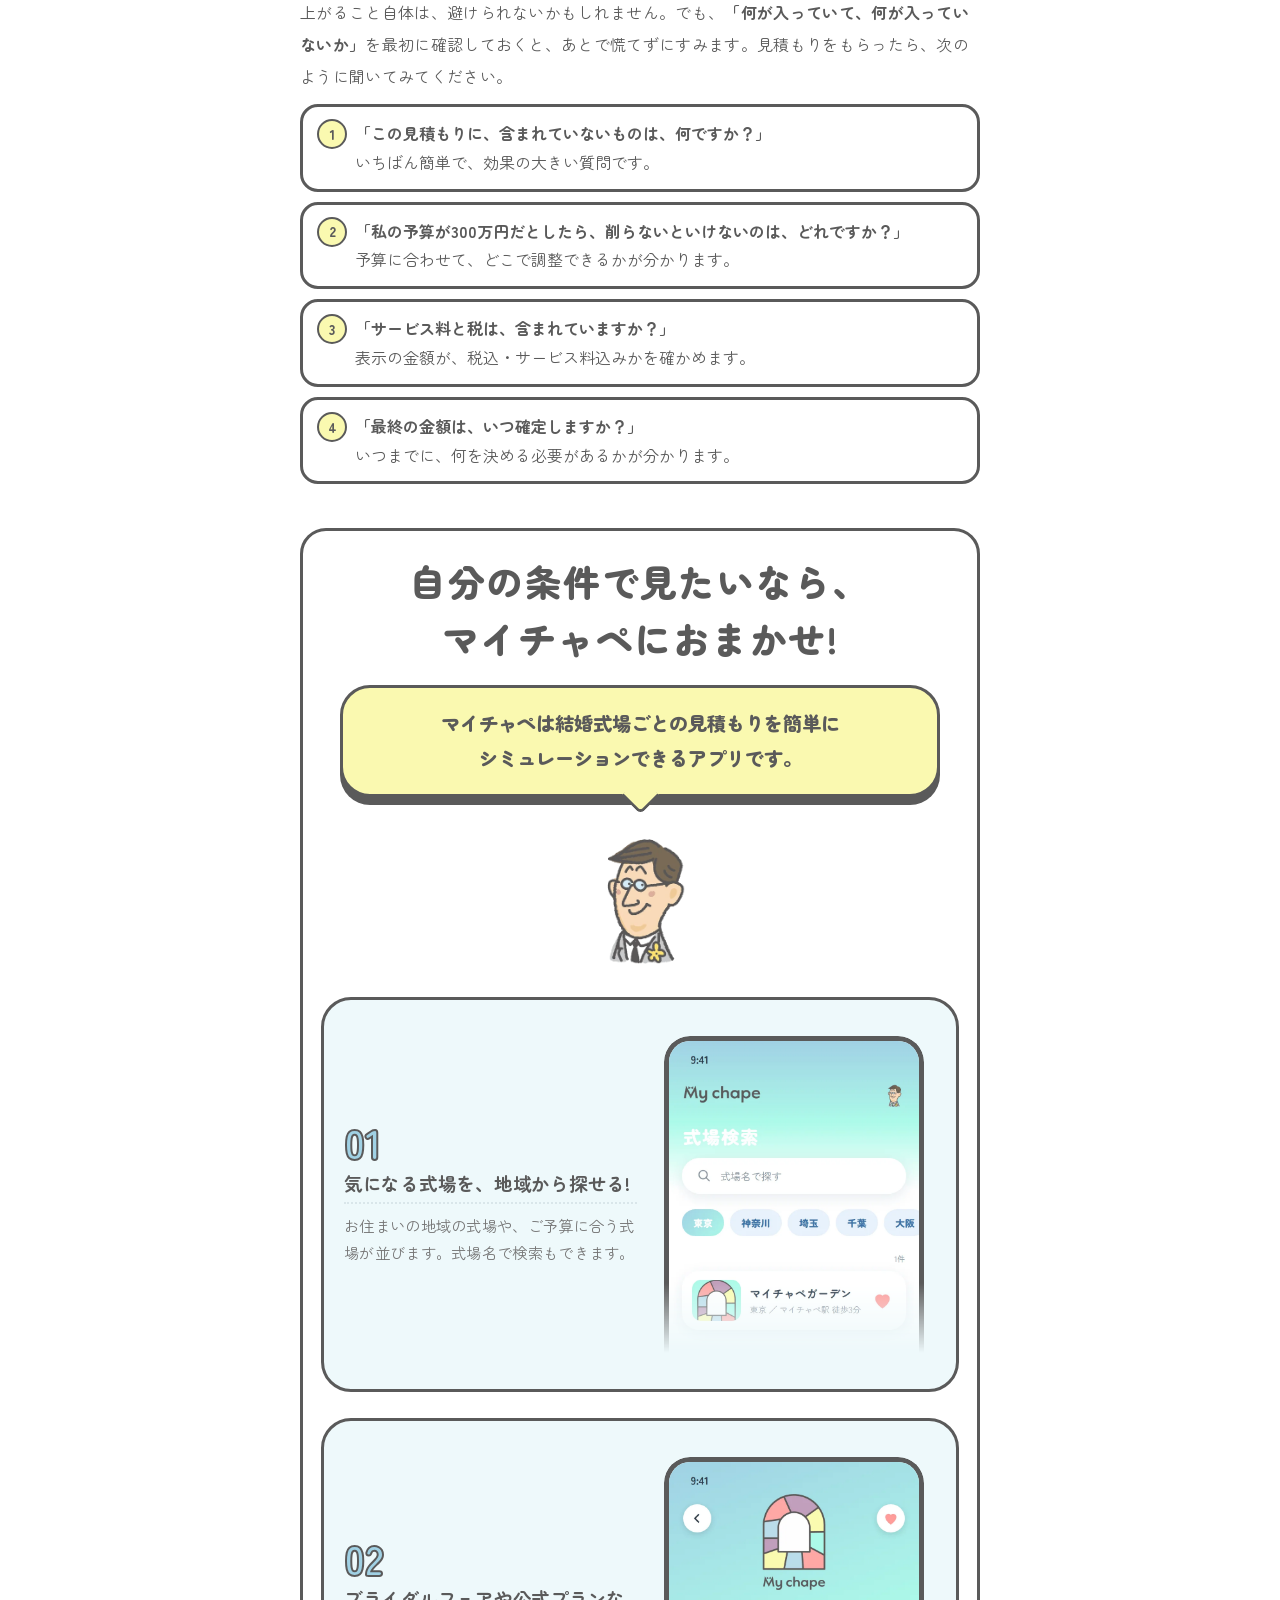
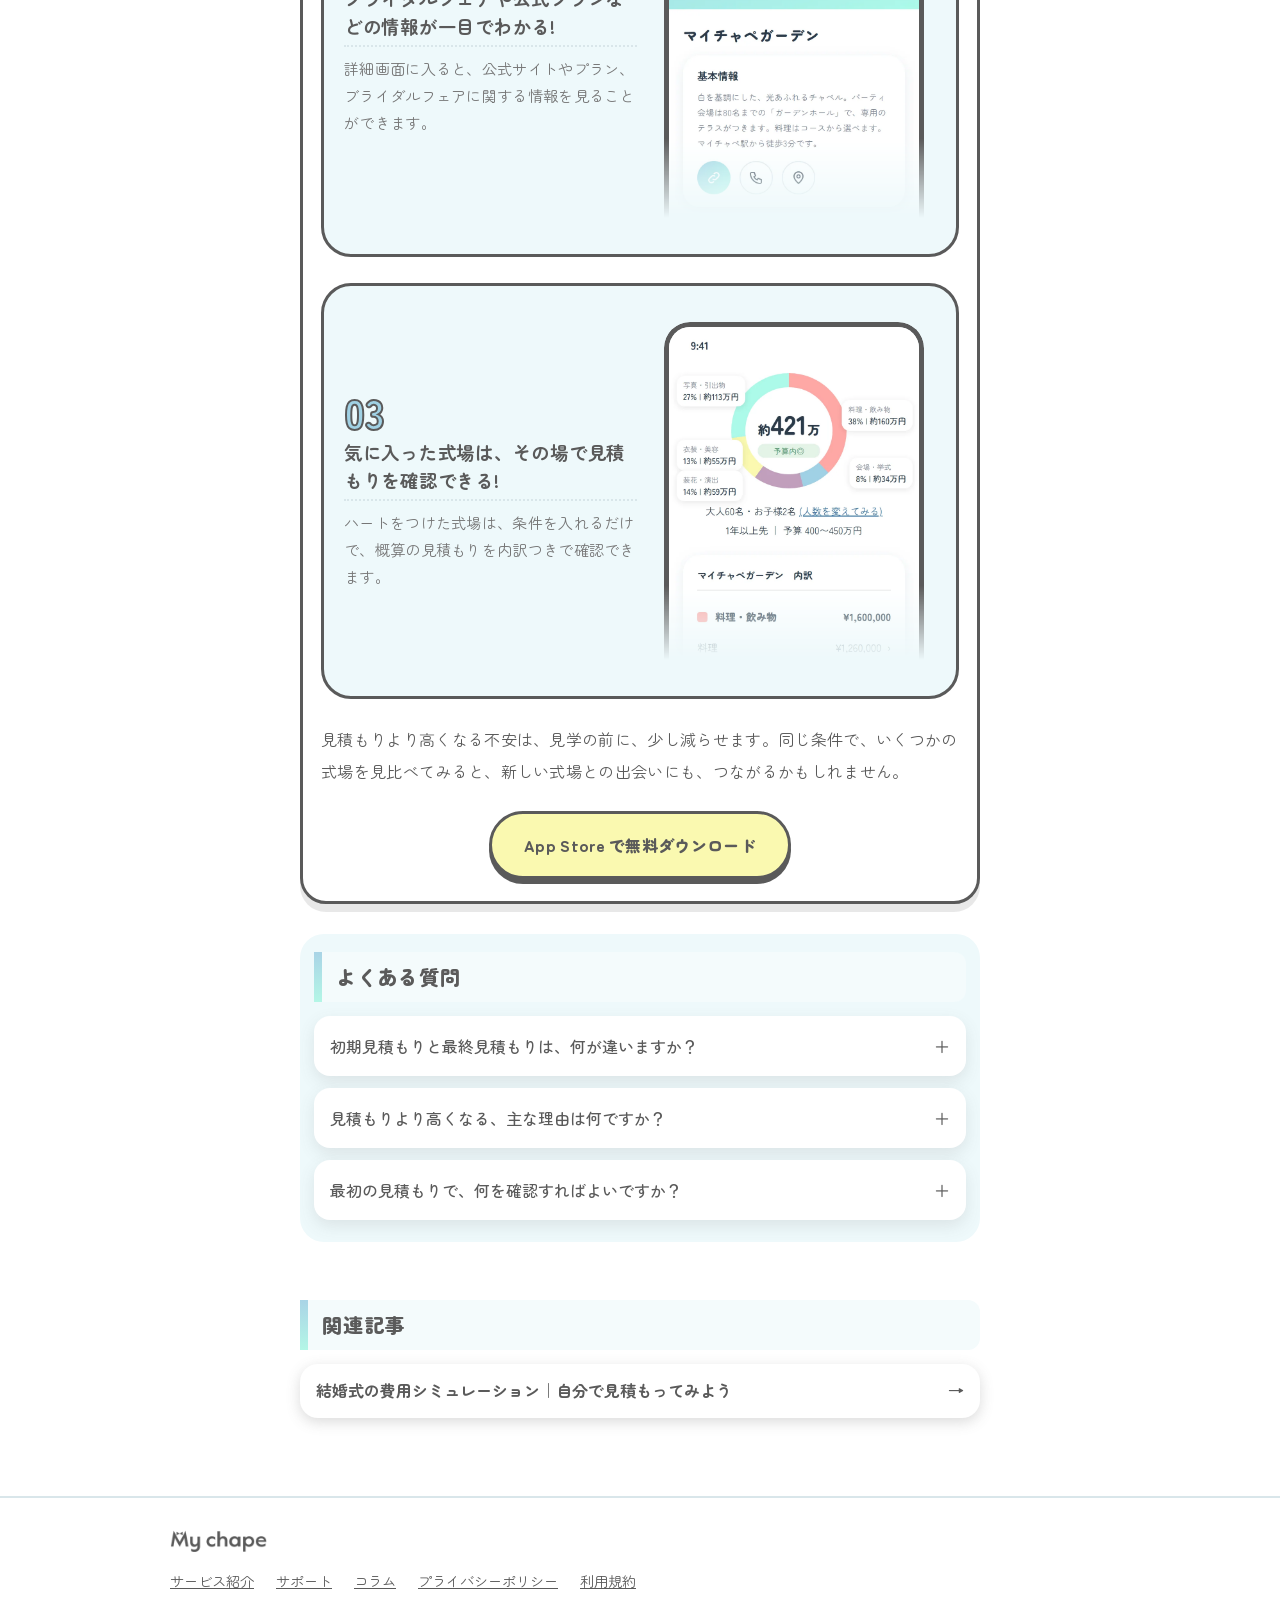
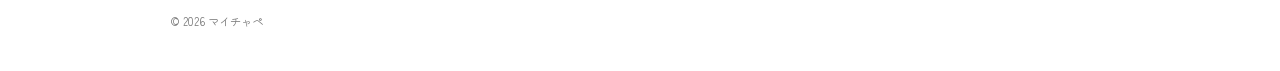
<file: column/estimate-increase/index.html>
<!doctype html>
<html lang="ja">
<head>
<meta charset="utf-8">
<meta name="viewport" content="width=device-width, initial-scale=1">
<title>マイチャペ｜結婚式の費用は見積もりより高くなる？高くなってしまう理由を解説</title>
<meta name="description" content="結婚式の費用は、見積もりより高くなる？調査でみる高くなる人の割合、初期見積もりから最終見積もりまでの上がり方、高くなりやすい項目、確認したい質問を整理しました。">
<link rel="canonical" href="https://mychape.app/column/estimate-increase/">
<meta property="og:title" content="マイチャペ｜結婚式の費用は見積もりより高くなる？高くなってしまう理由を解説">
<meta property="og:description" content="結婚式の費用は、見積もりより高くなる？調査でみる高くなる人の割合、初期見積もりから最終見積もりまでの上がり方、高くなりやすい項目、確認したい質問を整理しました。">
<meta property="og:type" content="website">
<meta property="og:url" content="https://mychape.app/column/estimate-increase/">
<meta property="og:image" content="https://mychape.app/img/column-sim-eye.png">
<meta property="og:image:width" content="1200">
<meta property="og:image:height" content="630">
<meta property="og:site_name" content="マイチャペ">
<meta property="og:locale" content="ja_JP">
<meta name="twitter:card" content="summary_large_image">
<meta name="twitter:image" content="https://mychape.app/img/column-sim-eye.png">
<link rel="icon" href="../../favicon.png">
<link rel="apple-touch-icon" href="../../img/apple-touch-icon.png">
<link rel="preconnect" href="https://fonts.googleapis.com">
<link rel="preconnect" href="https://fonts.gstatic.com" crossorigin>
<link href="https://fonts.googleapis.com/css2?family=Zen+Maru+Gothic:wght@400;500;700;900&display=swap" rel="stylesheet">
<link rel="stylesheet" href="../../assets/site.css">
<noscript><style>.panel .art img, .panel .say { opacity: 1 !important; transform: none !important; } .panel .sfx { transform: none !important; }</style></noscript>
<script type="application/ld+json">{"@context":"https://schema.org","@graph":[{"@type":"Article","@id":"https://mychape.app/column/estimate-increase/#article","headline":"結婚式の費用は、見積もりより高くなる？｜高くなってしまう理由を解説","description":"結婚式の費用は、見積もりより高くなる？調査でみる高くなる人の割合、初期見積もりから最終見積もりまでの上がり方、高くなりやすい項目、確認したい質問を整理しました。","image":["https://mychape.app/img/column-sim-eye.png"],"datePublished":"2026-10-25","dateModified":"2026-10-25","inLanguage":"ja","mainEntityOfPage":"https://mychape.app/column/estimate-increase/","author":{"@type":"Organization","name":"マイチャペ","url":"https://mychape.app/"},"publisher":{"@type":"Organization","name":"マイチャペ","url":"https://mychape.app/","logo":{"@type":"ImageObject","url":"https://mychape.app/img/logo-full.png"}}},{"@type":"BreadcrumbList","itemListElement":[{"@type":"ListItem","position":1,"name":"マイチャペ","item":"https://mychape.app/"},{"@type":"ListItem","position":2,"name":"コラム","item":"https://mychape.app/column/"},{"@type":"ListItem","position":3,"name":"結婚式の費用は、見積もりより高くなる？｜高くなってしまう理由を解説","item":"https://mychape.app/column/estimate-increase/"}]},{"@type":"FAQPage","@id":"https://mychape.app/column/estimate-increase/#faq","mainEntity":[{"@type":"Question","name":"初期見積もりと最終見積もりは、何が違いますか？","acceptedAnswer":{"@type":"Answer","text":"初期見積もりは、見学のあとにもらう最初の金額で、標準的な内容の概算であることが多いです。最終見積もりは、打ち合わせで人数や内容が決まったあとの金額で、この金額で支払います。流れは、式場によって違います。"}},{"@type":"Question","name":"見積もりより高くなる、主な理由は何ですか？","acceptedAnswer":{"@type":"Answer","text":"主な理由は3つです。①初期見積もりが、標準的な内容の金額だから。②本来入れるべき内容が、最初は入っていないから。③こだわって、ランクアップするから。"}},{"@type":"Question","name":"最初の見積もりで、何を確認すればよいですか？","acceptedAnswer":{"@type":"Answer","text":"衣装・小物、料理・飲み物、装花、写真・映像、引き出物・ペーパー、家族やゲストの分、サービス料・消費税、持ち込みの可否です。「含まれていないものは何ですか？」と聞くのが、いちばん簡単です。"}}]}]}</script>
</head>
<body class="page-column">
<a class="skip" href="#main">本文へ</a>
<header class="site-header">
  <div class="sh-in">
    <a class="sh-logo" href="../../index.html" aria-label="マイチャペ(トップへ)"><img src="../../img/logo-word.png" alt="My chape" width="95" height="26"></a>
    <button class="sh-toggle" type="button" aria-expanded="false" aria-controls="sh-nav" aria-label="メニューを開く"><span></span></button>
    <nav class="sh-nav" id="sh-nav" aria-label="メインメニュー">
      <a href="../../index.html">サービス紹介</a>
      <a href="../../support/index.html">サポート</a>
      <a href="../../column/index.html" aria-current="page">コラム</a>
    </nav>
    <a class="sh-dl" href="https://apps.apple.com/app/apple-store/id1615359139?pt=124311441&amp;ct=header&amp;mt=8">ダウンロード</a>
  </div>
</header>

<main id="main">
<article class="column blog">
  <header class="col-blog-head">
    <figure class="col-eye"><img src="../../img/column-sim-eye.webp" alt="結婚式場 見積もり" width="1200" height="630"></figure>
    <h1><span>結婚式の費用は、見積もりより高くなる？｜</span><span>高くなってしまう理由を解説</span></h1>
    <div class="col-byline"><span class="by"><img src="../../img/chape.webp" alt="" width="104" height="134">チャペさん</span><span class="col-date">公開日 2026年10月25日</span></div>
  </header>

  <section class="col-intro" aria-label="はじめに">
    <p>こんにちは！マイチャペのチャペさんです。</p>
    <p>「式場で見積もりをもらったけれど、最終的には、いくらになるんだろう？」「ネットで『見積もりは上がる』と読んで、急に不安になった」。式場探しの途中で、こんな気持ちになる方は多いです。</p>
    <p>結論から言うと、国内の調査では、見積もりより最終的な支払いが<strong>上がった人は、およそ2人に1人(48.2%)</strong>でした。ただ、上がる場所には、パターンがあります。今回は、調査の数字と体験談の傾向をもとに、<strong>どこで・なぜ上がるのか</strong>を整理してみました。</p>
  </section>

  <nav class="col-toc" aria-label="この記事の内容">
    <ol>
      <li><a href="#c-num">結論：およそ2人に1人は、最初の見積もりより高くなる</a></li>
      <li><a href="#c-why">初期見積もりから最終見積もりまで、階段のように上がっていく</a></li>
      <li><a href="#c-point">上がりやすいポイントを、項目ごとに見る</a></li>
      <li><a href="#c-ask">上がりすぎないための、4つの質問</a></li>
      <li><a href="#c-app">自分の条件で見たいなら、マイチャペにおまかせ！</a></li>
    </ol>
  </nav>

  <section aria-labelledby="c-num">
    <h2 id="c-num"><span>結論：およそ2人に1人は、</span><span>最初の見積もりより高くなる</span></h2>
    <p><a href="https://souken.zexy.net/data/market2025/market2025_report.pdf" target="_blank" rel="noopener">リクルートの「結婚マーケット調査2025」</a>によれば、見積もりと最終的な支払い金額の差は、次のとおりでした。</p>
    <figure class="col-pie" aria-label="見積もりと最終的な支払い金額の差(円グラフ)">
      <div class="lab l"><span>下がった<b>15.4%</b></span><span>変わらなかった<b>36.3%</b></span></div>
      <div class="disc" role="img" aria-label="上がった48.2%、変わらなかった36.3%、下がった15.4%"></div>
      <div class="lab r"><span>上がった<b>48.2%</b></span></div>
    </figure>
    <p>つまり、2人に1人は見積もりより上がり、そして上がった金額は、平均でなんと<strong>70.4万円</strong>という結果が出ました。</p>
  </section>

  <section aria-labelledby="c-why">
    <h2 id="c-why"><span>初期見積もりから最終見積もりまで、</span><span>階段のように上がっていく</span></h2>
    <p>初期見積もりは、見学のときに出る最初の金額です。最終見積もりは、打ち合わせで人数と内容が決まったあとの金額です。その間に、見積もりは、<strong>打ち合わせのたびに、階段のように上がっていきます</strong>。</p>
    <figure class="col-stairs" aria-label="見積もりが階段のように上がるイメージ図(数字は例)">
      <div class="steps" role="img" aria-label="初期見積もり192万円、ドレスを追加して+50万円の242万円、装花のランクアップで+30万円の272万円、アクセサリーを足して+20万円の最終292万円">
        <div class="step"><div class="bubble">初期プラン</div><span class="base" style="height:98.6px"><b>192万</b></span><em>初期見積もり</em></div>
        <div class="step"><div class="bubble"><b>+50万</b>ドレスを追加</div><span class="base" style="height:124.3px"><span class="up" style="height:20.7%"></span><b>242万</b></span><em>&nbsp;</em></div>
        <div class="step"><div class="bubble"><b>+30万</b>新郎新婦席の花</div><span class="base" style="height:139.7px"><span class="up" style="height:11.0%"></span><b>272万</b></span><em>&nbsp;</em></div>
        <div class="step"><div class="bubble"><b>+20万</b>アクセサリー</div><span class="base" style="height:150px"><span class="up" style="height:6.8%"></span><b>292万</b></span><em>最終見積もり</em></div>
      </div>
    </figure>

    <h3>上がる理由は、主に3つ</h3>
    <p>実際の体験談で話を聞くと、次のようなことがわかりました。</p>
    <ol>
      <li><strong>初期見積もりは、標準的な内容だから。</strong>最初は、お二人の好みがまだ分からないので、標準的な内容で、手早く出されます。</li>
      <li><strong>本来入れるべき内容が、最初は入っていないから。</strong>小物や装花など、あとから足す項目があり、打ち合わせで入れていくと、金額が上がります。</li>
      <li><strong>こだわって、ランクアップするから。</strong>衣装のランク、料理や飲み物、装花、写真・映像など、希望に合わせて選ぶと、金額が上がります。</li>
    </ol>
    <p>上がる＝損、とは限りません。<strong>やりたいことを足した分が増える、納得のいく上がり方</strong>もあります。</p>
  </section>

  <section aria-labelledby="c-point">
    <h2 id="c-point"><span>上がりやすいポイントを、</span><span>項目ごとに見る</span></h2>
    <p>体験談では、上がりやすいのは、<strong>衣装・料理・装花・小物</strong>でした。項目ごとにまとめたのが、次の表です。</p>
    <div class="col-table stack">
      <table>
        <thead><tr><th>項目</th><th>上がりやすい場面</th><th>最初に確認したいこと</th></tr></thead>
        <tbody>
          <tr><th>衣装・小物</th><td data-label="上がりやすい場面">プラン外のドレスや2着目(お色直し)を選ぶ。ティアラ・靴・アクセサリーを足す</td><td data-label="最初に確認したいこと">見積もりに、どのランクまで入っているか</td></tr>
          <tr><th>料理・飲み物</th><td data-label="上がりやすい場面">コースのランクを上げる。飲み物の範囲を広げる。人数が増える</td><td data-label="最初に確認したいこと">飲み放題の範囲。お子様の料理が入っているか</td></tr>
          <tr><th>装花</th><td data-label="上がりやすい場面">テーブルの数や会場の装飾を増やす。贈呈用の花束を足す</td><td data-label="最初に確認したいこと">テーブルの数。装飾と花束が入っているか</td></tr>
          <tr><th>写真・映像</th><td data-label="上がりやすい場面">カット数やアルバムを増やす。映像を足す</td><td data-label="最初に確認したいこと">カット数・アルバム・映像が入っているか</td></tr>
        </tbody>
      </table>
    </div>
    <p>ほかにも、<strong>引き出物・ペーパー</strong>(人数の確定で増える)、<strong>家族・ゲストの分</strong>(親族の衣装、遠方のゲストの交通・宿泊)、<strong>サービス料・消費税</strong>、<strong>持ち込み料</strong>は、あとから増えやすい項目です。</p>
  </section>

  <section aria-labelledby="c-ask">
    <h2 id="c-ask"><span>上がりすぎないための、</span><span>4つの質問</span></h2>
    <p>上がること自体は、避けられないかもしれません。でも、<strong>「何が入っていて、何が入っていないか」</strong>を最初に確認しておくと、あとで慌てずにすみます。見積もりをもらったら、次のように聞いてみてください。</p>
    <ol class="col-flow">
      <li><b>「この見積もりに、含まれていないものは、何ですか？」</b>いちばん簡単で、効果の大きい質問です。</li>
      <li><b>「私の予算が300万円だとしたら、削らないといけないのは、どれですか？」</b>予算に合わせて、どこで調整できるかが分かります。</li>
      <li><b>「サービス料と税は、含まれていますか？」</b>表示の金額が、税込・サービス料込みかを確かめます。</li>
      <li><b>「最終の金額は、いつ確定しますか？」</b>いつまでに、何を決める必要があるかが分かります。</li>
    </ol>
  </section>

  <section class="col-appcard" aria-labelledby="c-app">
    <h2 id="c-app">自分の条件で見たいなら、<br>マイチャペにおまかせ!</h2>
    <div class="col-say up">
      <div class="callout"><p class="intro">マイチャペは結婚式場ごとの見積もりを簡単に<br>シミュレーションできるアプリです。</p></div>
      <img class="chape" src="../../img/chape.webp" alt="チャペさん" width="104" height="134">
    </div>
    <div class="feat col-feat">
      <div class="fe"><div><div class="n">01</div><h3>気になる式場を、地域から探せる!</h3><p>お住まいの地域の式場や、ご予算に合う式場が並びます。式場名で検索もできます。</p></div><div class="shot"><div class="sp2"><img src="../../img/app-search.webp" alt="式場検索の画面(県のタブと式場の一覧)" width="780" height="972" loading="lazy" decoding="async"></div></div></div>
      <div class="fe"><div><div class="n">02</div><h3>ブライダルフェアや公式プランなどの情報が一目でわかる!</h3><p>詳細画面に入ると、公式サイトやプラン、ブライダルフェアに関する情報を見ることができます。</p></div><div class="shot"><div class="sp2"><img src="../../img/app-detail.webp" alt="式場の詳細画面(公式サイト・プラン・フェアの入口)" width="780" height="1112" loading="lazy" decoding="async"></div></div></div>
      <div class="fe"><div><div class="n">03</div><h3>気に入った式場は、その場で見積もりを確認できる!</h3><p>ハートをつけた式場は、条件を入れるだけで、概算の見積もりを内訳つきで確認できます。</p></div><div class="shot"><div class="sp2"><img src="../../img/app-estimate.webp" alt="見積もり結果の画面(円グラフと内訳)" width="780" height="1040" loading="lazy" decoding="async"></div></div></div>
    </div>
    <p>見積もりより高くなる不安は、見学の前に、少し減らせます。同じ条件で、いくつかの式場を見比べてみると、新しい式場との出会いにも、つながるかもしれません。</p>
    <p class="mid-cta"><a class="btn" href="https://apps.apple.com/app/apple-store/id1615359139?pt=124311441&amp;ct=col_mitsumori&amp;mt=8">App Store で無料ダウンロード</a></p>
  </section>

  <section class="col-faq" aria-labelledby="c-faq">
    <h2 id="c-faq">よくある質問</h2>
    <details><summary>初期見積もりと最終見積もりは、何が違いますか？</summary><p>初期見積もりは、見学のあとにもらう最初の金額で、標準的な内容の概算であることが多いです。最終見積もりは、打ち合わせで人数や内容が決まったあとの金額で、この金額で支払います。流れは、式場によって違います。</p></details>
    <details><summary>見積もりより高くなる、主な理由は何ですか？</summary><p>主な理由は3つです。①初期見積もりが、標準的な内容の金額だから。②本来入れるべき内容が、最初は入っていないから。③こだわって、ランクアップするから。</p></details>
    <details><summary>最初の見積もりで、何を確認すればよいですか？</summary><p>衣装・小物、料理・飲み物、装花、写真・映像、引き出物・ペーパー、家族やゲストの分、サービス料・消費税、持ち込みの可否です。「含まれていないものは何ですか？」と聞くのが、いちばん簡単です。</p></details>
  </section>

  <section class="col-related" aria-labelledby="c-rel">
    <h2 id="c-rel">関連記事</h2>
    <a class="rel" href="../../column/simulation/"><span>結婚式の費用シミュレーション｜自分で見積もってみよう</span><span class="arr" aria-hidden="true">→</span></a>
  </section>
</article>

</main>
<footer class="site-footer">
  <div class="sf-in">
    <img src="../../img/logo-word.png" alt="My chape" width="87" height="24">
    <nav aria-label="フッター">
      <a href="../../index.html">サービス紹介</a>
      <a href="../../support/index.html">サポート</a>
      <a href="../../column/index.html">コラム</a>
      <a href="../../privacyPolicy.html">プライバシーポリシー</a>
      <a href="../../termOfUse.html">利用規約</a>
    </nav>
    <small>© 2026 マイチャペ</small>
  </div>
</footer>

<script>window.SITE_ROOT = "../../";</script>
<script src="../../assets/site.js"></script>
</body>
</html>
</file>
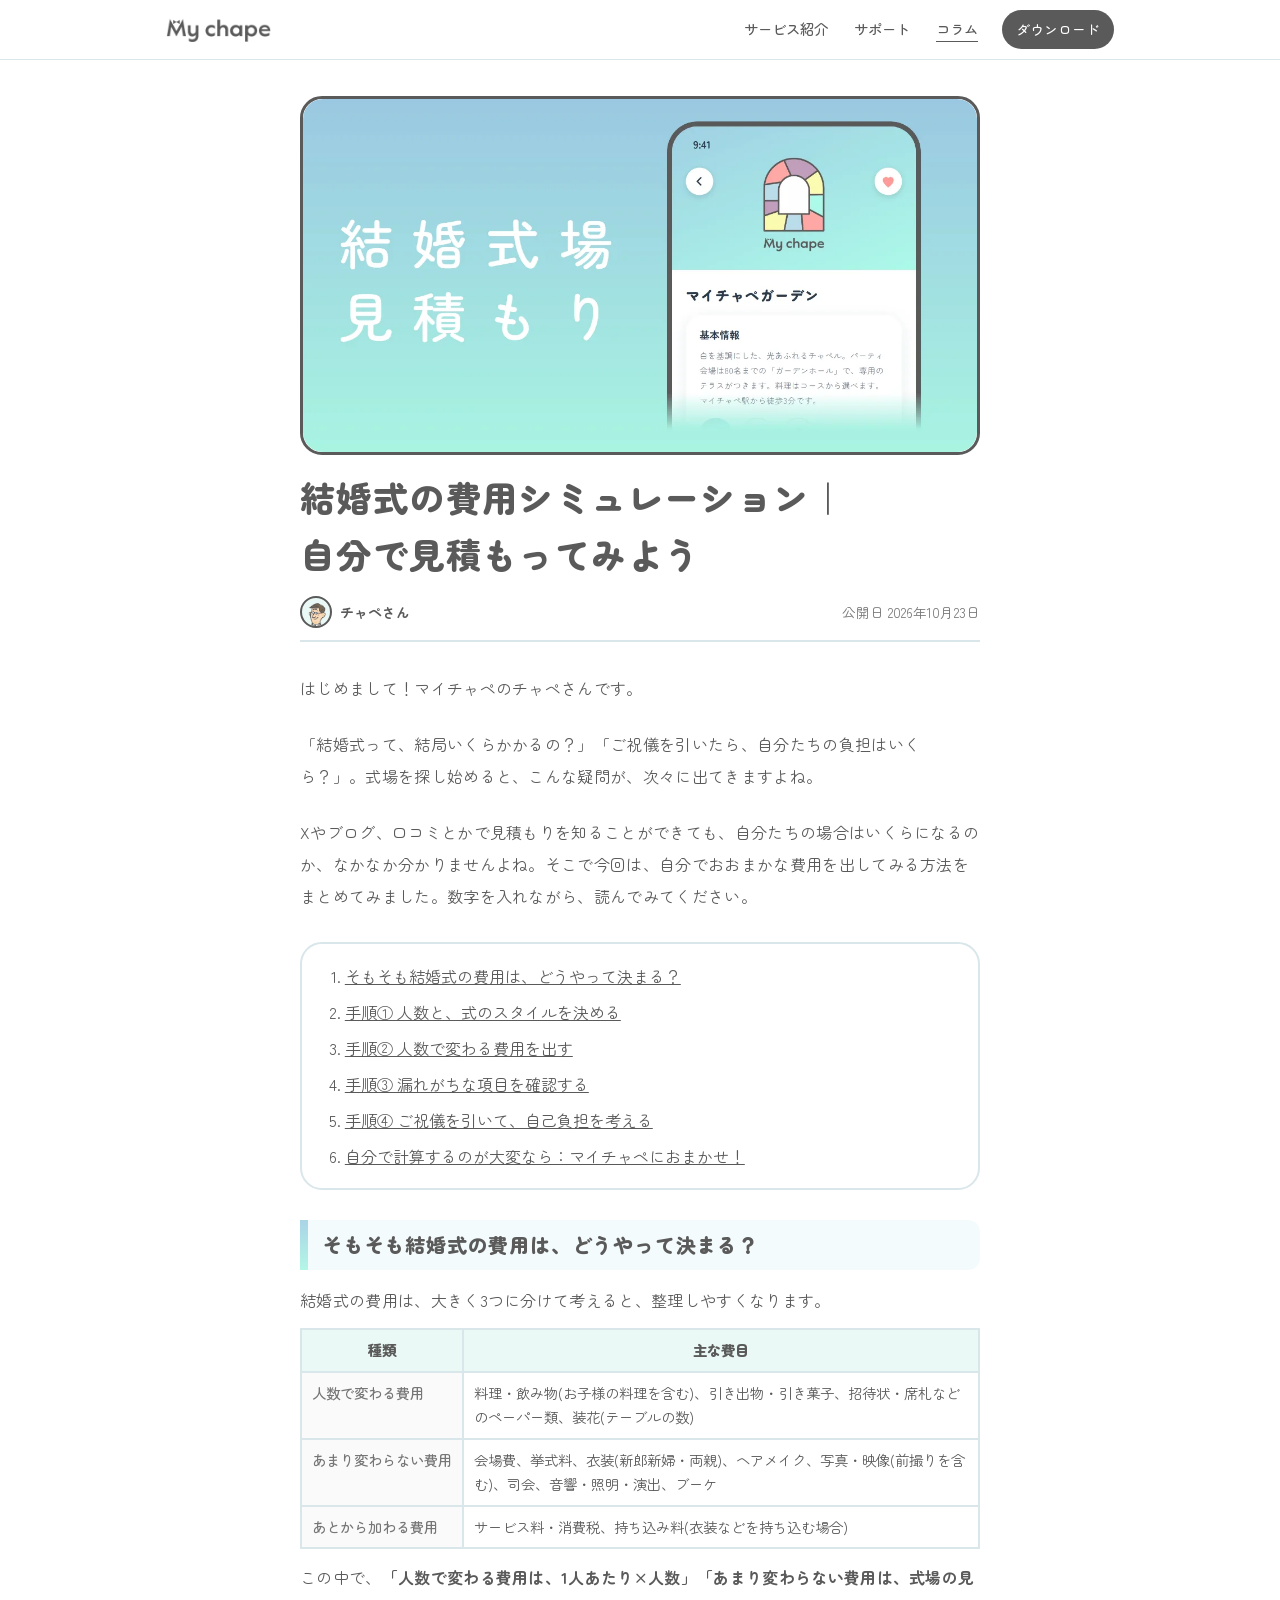
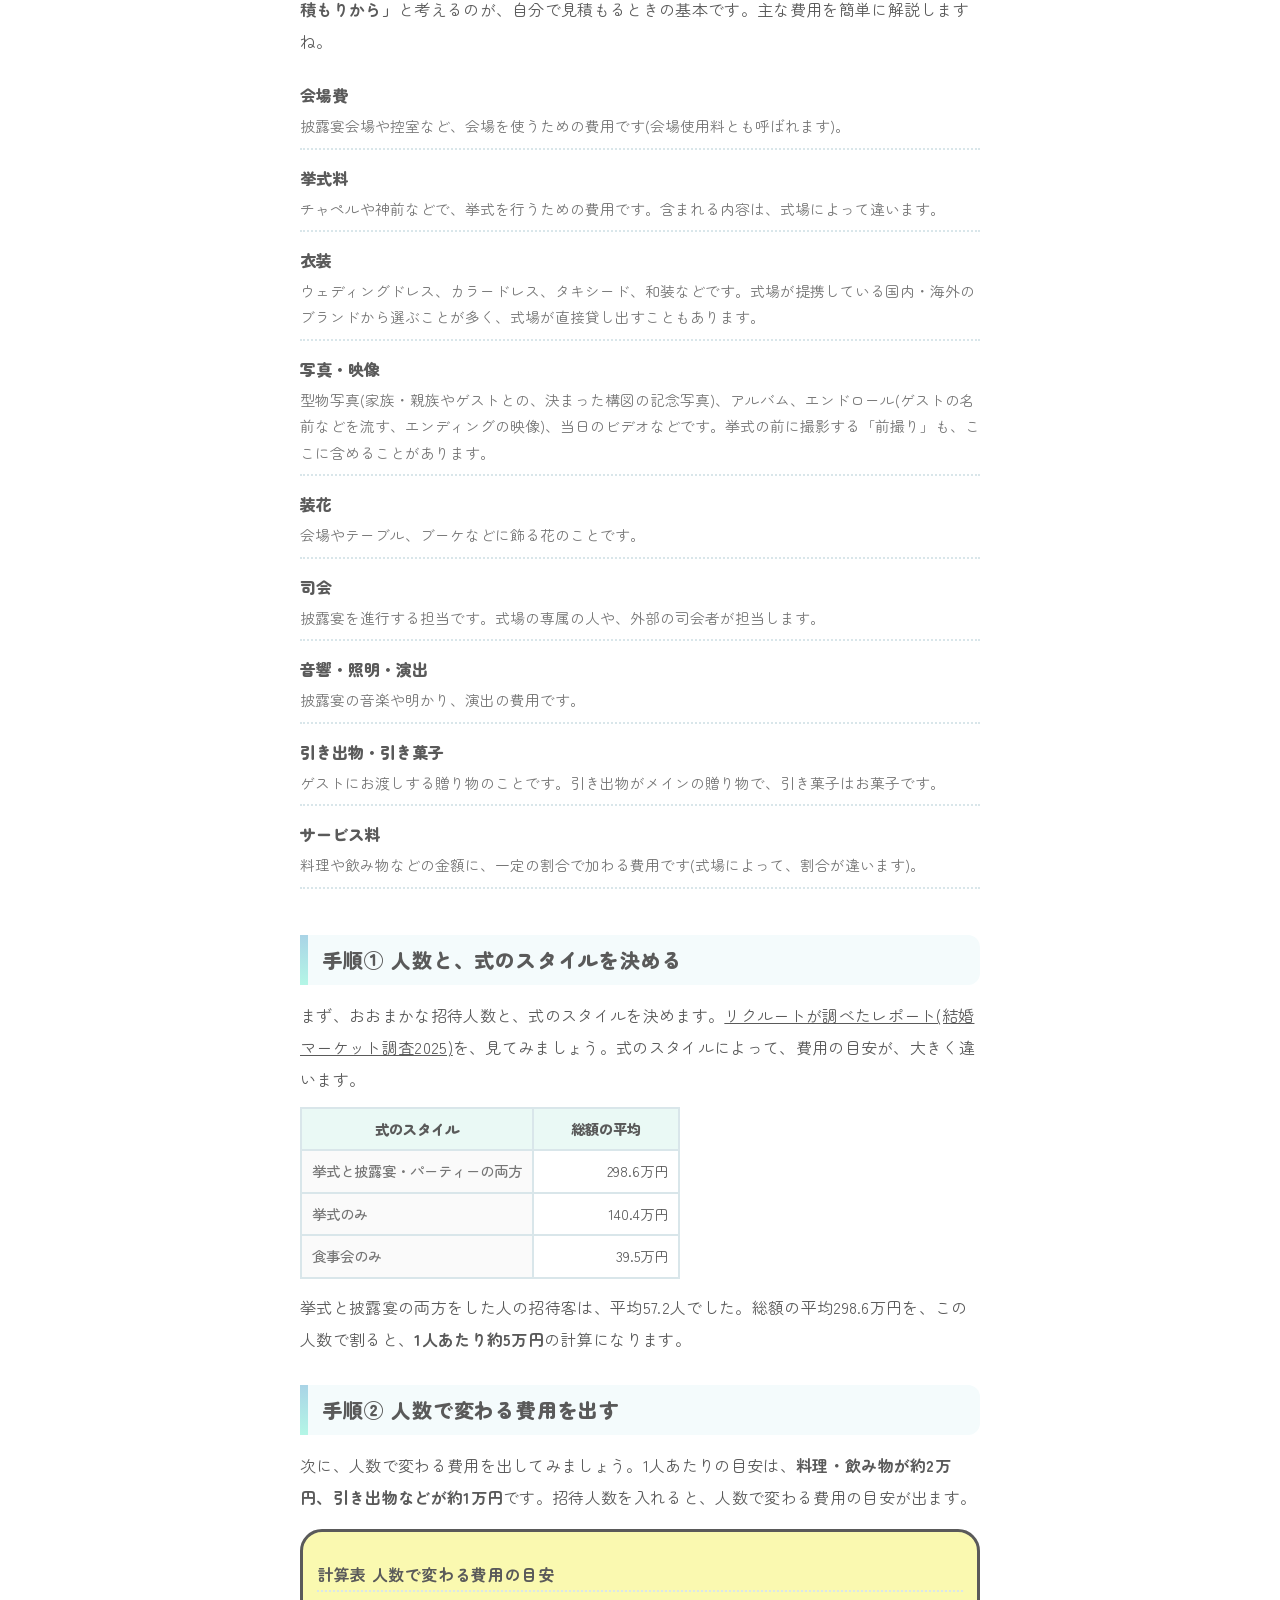
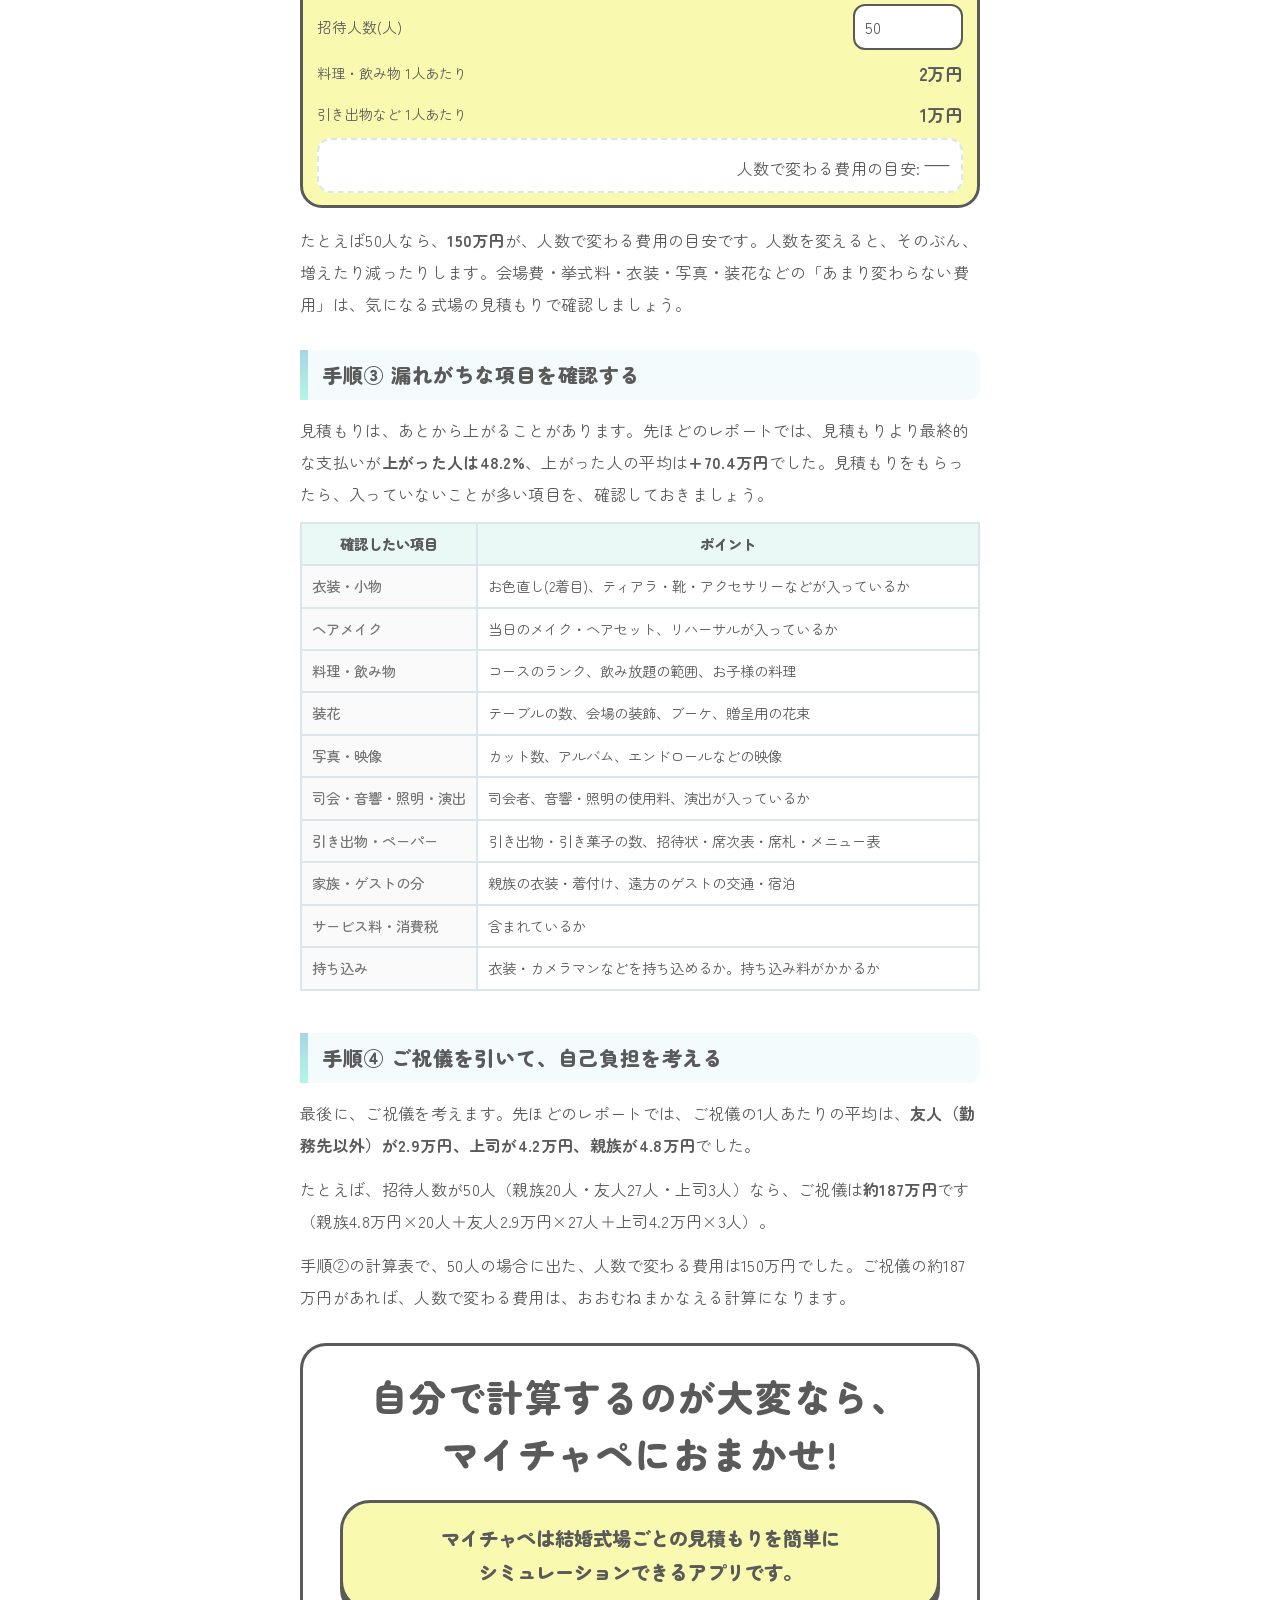
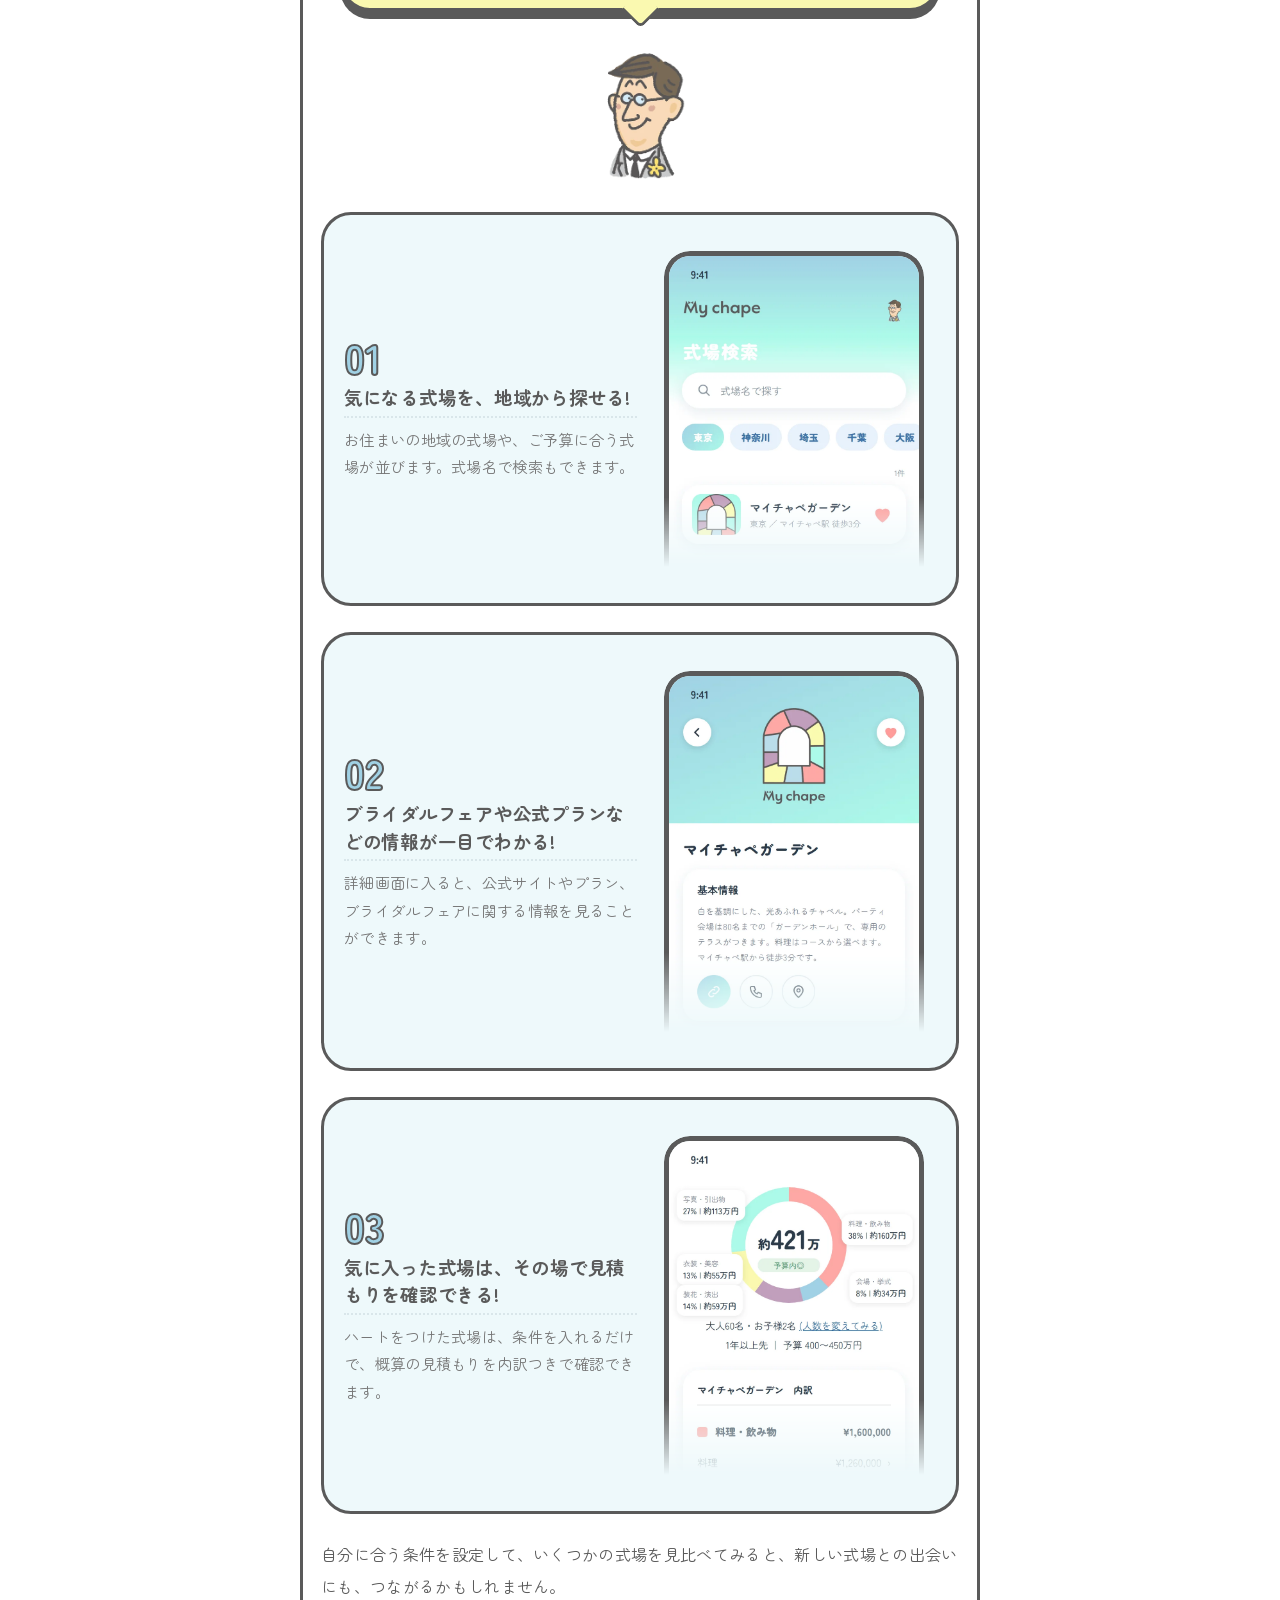
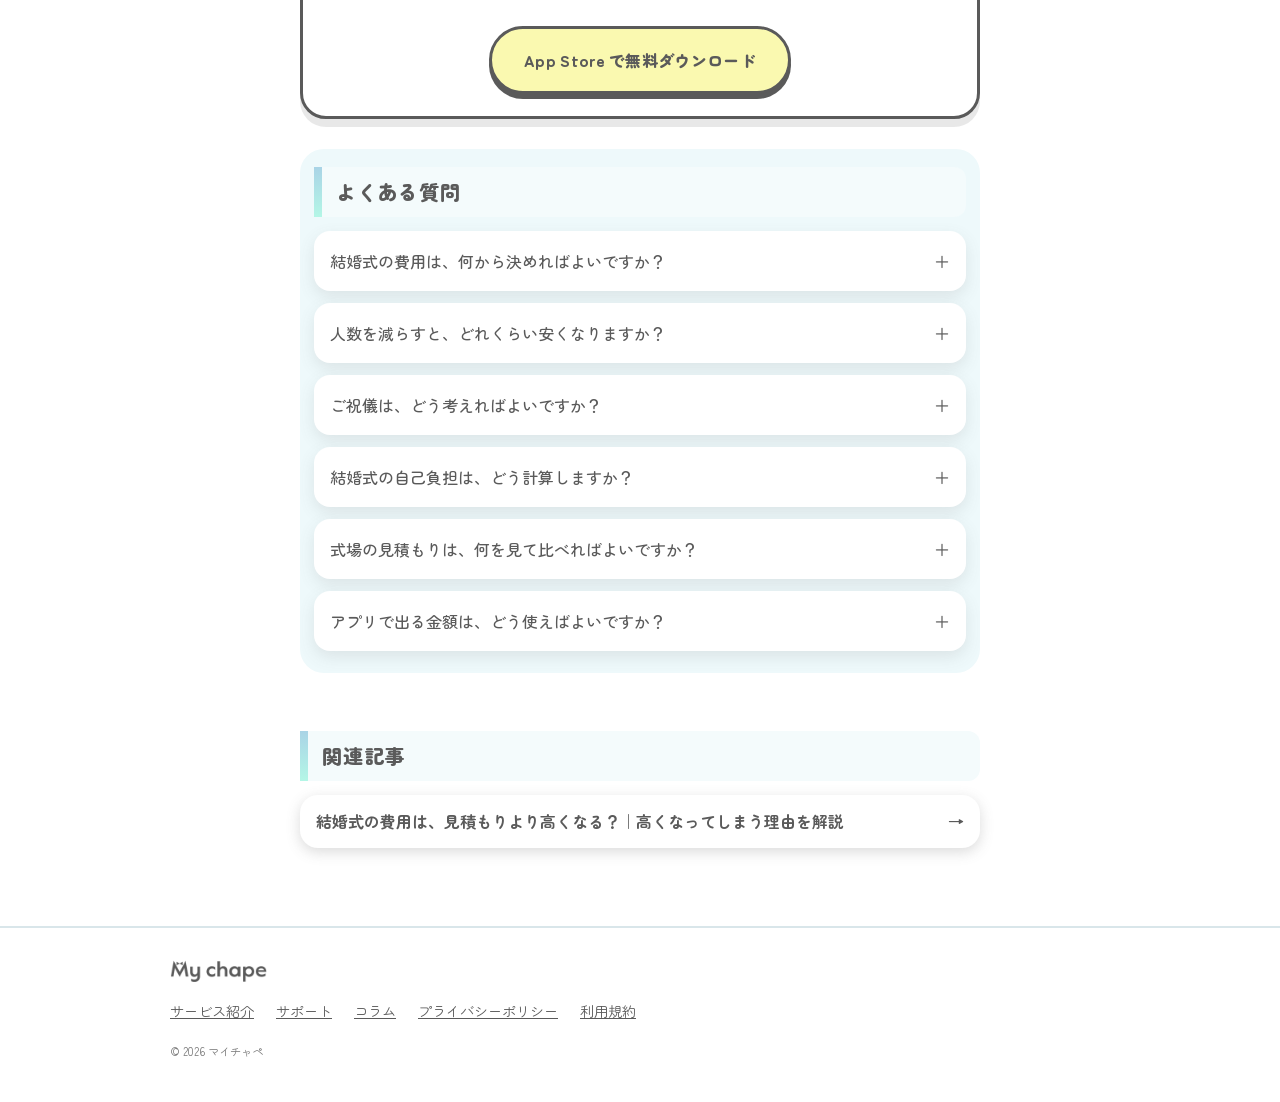
<file: column/simulation/index.html>
<!doctype html>
<html lang="ja">
<head>
<meta charset="utf-8">
<meta name="viewport" content="width=device-width, initial-scale=1">
<title>【コラム】マイチャペ｜結婚式の費用を自分でシミュレーション</title>
<meta name="description" content="結婚式の費用を、自分で見積もってみよう。人数・費目・ご祝儀から、人数で変わる費用の目安を出す手順と、計算表。アプリで式場ごとに概算を出す方法も紹介します。">
<link rel="canonical" href="https://mychape.app/column/simulation/">
<meta property="og:title" content="【コラム】マイチャペ｜結婚式の費用を自分でシミュレーション">
<meta property="og:description" content="結婚式の費用を、自分で見積もってみよう。人数・費目・ご祝儀から、人数で変わる費用の目安を出す手順と、計算表。アプリで式場ごとに概算を出す方法も紹介します。">
<meta property="og:type" content="website">
<meta property="og:url" content="https://mychape.app/column/simulation/">
<meta property="og:image" content="https://mychape.app/img/column-sim-eye.png">
<meta property="og:image:width" content="1200">
<meta property="og:image:height" content="630">
<meta property="og:site_name" content="マイチャペ">
<meta property="og:locale" content="ja_JP">
<meta name="twitter:card" content="summary_large_image">
<meta name="twitter:image" content="https://mychape.app/img/column-sim-eye.png">
<link rel="icon" href="../../favicon.png">
<link rel="apple-touch-icon" href="../../img/apple-touch-icon.png">
<link rel="preconnect" href="https://fonts.googleapis.com">
<link rel="preconnect" href="https://fonts.gstatic.com" crossorigin>
<link href="https://fonts.googleapis.com/css2?family=Zen+Maru+Gothic:wght@400;500;700;900&display=swap" rel="stylesheet">
<link rel="stylesheet" href="../../assets/site.css">
<noscript><style>.panel .art img, .panel .say { opacity: 1 !important; transform: none !important; } .panel .sfx { transform: none !important; }</style></noscript>
<script type="application/ld+json">{"@context":"https://schema.org","@graph":[{"@type":"Article","@id":"https://mychape.app/column/simulation/#article","headline":"結婚式の費用シミュレーション｜自分で見積もってみよう","description":"結婚式の費用を、自分で見積もってみよう。人数・費目・ご祝儀から、人数で変わる費用の目安を出す手順と、計算表。アプリで式場ごとに概算を出す方法も紹介します。","image":["https://mychape.app/img/column-sim-eye.png"],"datePublished":"2026-10-23","dateModified":"2026-10-23","inLanguage":"ja","mainEntityOfPage":"https://mychape.app/column/simulation/","author":{"@type":"Organization","name":"マイチャペ","url":"https://mychape.app/"},"publisher":{"@type":"Organization","name":"マイチャペ","url":"https://mychape.app/","logo":{"@type":"ImageObject","url":"https://mychape.app/img/logo-full.png"}}},{"@type":"BreadcrumbList","itemListElement":[{"@type":"ListItem","position":1,"name":"マイチャペ","item":"https://mychape.app/"},{"@type":"ListItem","position":2,"name":"コラム","item":"https://mychape.app/column/"},{"@type":"ListItem","position":3,"name":"結婚式の費用シミュレーション｜自分で見積もってみよう","item":"https://mychape.app/column/simulation/"}]},{"@type":"FAQPage","@id":"https://mychape.app/column/simulation/#faq","mainEntity":[{"@type":"Question","name":"結婚式の費用は、何から決めればよいですか？","acceptedAnswer":{"@type":"Answer","text":"まず、招待する人数と、式のスタイル(挙式と披露宴の両方か、挙式だけか、食事会か)を決めるのがおすすめです。この2つで、費用の大きさが決まります。そのあとで、式場のタイプや時期を選んでいくと、見積もりを比べやすくなります。"}},{"@type":"Question","name":"人数を減らすと、どれくらい安くなりますか？","acceptedAnswer":{"@type":"Answer","text":"安くなるのは、人数で変わる費用(料理・飲み物・引き出物など)です。この記事の目安(1人あたり約3万円)なら、10人減らすと約30万円の違いです。会場費・挙式料・衣装などは、人数が変わっても、あまり変わりません。"}},{"@type":"Question","name":"ご祝儀は、どう考えればよいですか？","acceptedAnswer":{"@type":"Answer","text":"関係性ごとの平均(親族4.8万円・上司4.2万円・友人2.9万円)に、招待する人数を掛けると、おおまかな金額が出ます。ただし、地域や関係性で変わるので、あくまで目安として、予算を立てるときは、少なめに見ておくと安心です。"}},{"@type":"Question","name":"結婚式の自己負担は、どう計算しますか？","acceptedAnswer":{"@type":"Answer","text":"総額から、ご祝儀(会費制の場合は会費)を引いた金額が、おおまかな自己負担です。親・親族の援助がある場合は、さらに、その分を引いて考えることもあります。たとえば、総額300万円で、ご祝儀が約187万円なら、自己負担は約113万円です。"}},{"@type":"Question","name":"式場の見積もりは、何を見て比べればよいですか？","acceptedAnswer":{"@type":"Answer","text":"人数・日取り・式のスタイルなどの条件を、そろえたうえで、含まれている項目を見比べるのがポイントです。同じ金額でも、衣装・装花・写真などが入っているかで、中身が違います。「入っていないものは何か」も、確認しておきましょう。"}},{"@type":"Question","name":"アプリで出る金額は、どう使えばよいですか？","acceptedAnswer":{"@type":"Answer","text":"気になる式場を、同じ条件で見比べるための、目安として使えます。アプリの金額は、概算なので、実際の金額は、式場に確認してください。"}}]}]}</script>
</head>
<body class="page-column">
<a class="skip" href="#main">本文へ</a>
<header class="site-header">
  <div class="sh-in">
    <a class="sh-logo" href="../../index.html" aria-label="マイチャペ(トップへ)"><img src="../../img/logo-word.png" alt="My chape" width="95" height="26"></a>
    <button class="sh-toggle" type="button" aria-expanded="false" aria-controls="sh-nav" aria-label="メニューを開く"><span></span></button>
    <nav class="sh-nav" id="sh-nav" aria-label="メインメニュー">
      <a href="../../index.html">サービス紹介</a>
      <a href="../../support/index.html">サポート</a>
      <a href="../../column/index.html" aria-current="page">コラム</a>
    </nav>
    <a class="sh-dl" href="https://apps.apple.com/app/apple-store/id1615359139?pt=124311441&amp;ct=header&amp;mt=8">ダウンロード</a>
  </div>
</header>

<main id="main">
<article class="column blog">
  <header class="col-blog-head">
    <figure class="col-eye"><img src="../../img/column-sim-eye.webp" alt="結婚式場 見積もり" width="1200" height="630"></figure>
    <h1><span>結婚式の費用シミュレーション｜</span><span>自分で見積もってみよう</span></h1>
    <div class="col-byline"><span class="by"><img src="../../img/chape.webp" alt="" width="104" height="134">チャペさん</span><span class="col-date">公開日 2026年10月23日</span></div>
  </header>

  <section class="col-intro" aria-label="はじめに">
    <p>はじめまして！マイチャペのチャペさんです。</p>
    <p>「結婚式って、結局いくらかかるの？」「ご祝儀を引いたら、自分たちの負担はいくら？」。式場を探し始めると、こんな疑問が、次々に出てきますよね。</p>
    <p>Xやブログ、口コミとかで見積もりを知ることができても、自分たちの場合はいくらになるのか、なかなか分かりませんよね。そこで今回は、自分でおおまかな費用を出してみる方法をまとめてみました。数字を入れながら、読んでみてください。</p>
  </section>

  <nav class="col-toc" aria-label="この記事の内容">
    <ol>
      <li><a href="#c-base">そもそも結婚式の費用は、どうやって決まる？</a></li>
      <li><a href="#c-step1">手順① 人数と、式のスタイルを決める</a></li>
      <li><a href="#c-step2">手順② 人数で変わる費用を出す</a></li>
      <li><a href="#c-step3">手順③ 漏れがちな項目を確認する</a></li>
      <li><a href="#c-step4">手順④ ご祝儀を引いて、自己負担を考える</a></li>
      <li><a href="#c-app">自分で計算するのが大変なら：マイチャペにおまかせ！</a></li>
    </ol>
  </nav>

  <section aria-labelledby="c-base">
    <h2 id="c-base"><span>そもそも結婚式の費用は、</span><span>どうやって決まる？</span></h2>
    <p>結婚式の費用は、大きく3つに分けて考えると、整理しやすくなります。</p>
    <div class="col-table">
      <table>
        <thead><tr><th>種類</th><th>主な費目</th></tr></thead>
        <tbody>
          <tr><th>人数で変わる費用</th><td>料理・飲み物(お子様の料理を含む)、引き出物・引き菓子、招待状・席札などのペーパー類、装花(テーブルの数)</td></tr>
          <tr><th>あまり変わらない費用</th><td>会場費、挙式料、衣装(新郎新婦・両親)、ヘアメイク、写真・映像(前撮りを含む)、司会、音響・照明・演出、ブーケ</td></tr>
          <tr><th>あとから加わる費用</th><td>サービス料・消費税、持ち込み料(衣装などを持ち込む場合)</td></tr>
        </tbody>
      </table>
    </div>
    <p>この中で、<strong>「人数で変わる費用は、1人あたり×人数」「あまり変わらない費用は、式場の見積もりから」</strong>と考えるのが、自分で見積もるときの基本です。主な費用を簡単に解説しますね。</p>
    <dl class="col-terms">
      <dt>会場費</dt><dd>披露宴会場や控室など、会場を使うための費用です(会場使用料とも呼ばれます)。</dd>
      <dt>挙式料</dt><dd>チャペルや神前などで、挙式を行うための費用です。含まれる内容は、式場によって違います。</dd>
      <dt>衣装</dt><dd>ウェディングドレス、カラードレス、タキシード、和装などです。式場が提携している国内・海外のブランドから選ぶことが多く、式場が直接貸し出すこともあります。</dd>
      <dt>写真・映像</dt><dd>型物写真(家族・親族やゲストとの、決まった構図の記念写真)、アルバム、エンドロール(ゲストの名前などを流す、エンディングの映像)、当日のビデオなどです。挙式の前に撮影する「前撮り」も、ここに含めることがあります。</dd>
      <dt>装花</dt><dd>会場やテーブル、ブーケなどに飾る花のことです。</dd>
      <dt>司会</dt><dd>披露宴を進行する担当です。式場の専属の人や、外部の司会者が担当します。</dd>
      <dt>音響・照明・演出</dt><dd>披露宴の音楽や明かり、演出の費用です。</dd>
      <dt>引き出物・引き菓子</dt><dd>ゲストにお渡しする贈り物のことです。引き出物がメインの贈り物で、引き菓子はお菓子です。</dd>
      <dt>サービス料</dt><dd>料理や飲み物などの金額に、一定の割合で加わる費用です(式場によって、割合が違います)。</dd>
    </dl>
  </section>

  <section aria-labelledby="c-step1">
    <h2 id="c-step1"><span class="st">手順①</span> <span>人数と、式のスタイルを決める</span></h2>
    <p>まず、おおまかな招待人数と、式のスタイルを決めます。<a href="https://souken.zexy.net/data/market2025/market2025_report.pdf" target="_blank" rel="noopener">リクルートが調べたレポート(結婚マーケット調査2025)</a>を、見てみましょう。式のスタイルによって、費用の目安が、大きく違います。</p>
    <div class="col-table compact">
      <table>
        <thead><tr><th>式のスタイル</th><th>総額の平均</th></tr></thead>
        <tbody>
          <tr><th>挙式と披露宴・パーティーの両方</th><td class="r">298.6万円</td></tr>
          <tr><th>挙式のみ</th><td class="r">140.4万円</td></tr>
          <tr><th>食事会のみ</th><td class="r">39.5万円</td></tr>
        </tbody>
      </table>
    </div>
    <p>挙式と披露宴の両方をした人の招待客は、平均57.2人でした。総額の平均298.6万円を、この人数で割ると、<strong>1人あたり約5万円</strong>の計算になります。</p>
  </section>

  <section aria-labelledby="c-step2">
    <h2 id="c-step2"><span class="st">手順②</span> <span>人数で変わる費用を出す</span></h2>
    <p>次に、人数で変わる費用を出してみましょう。1人あたりの目安は、<strong>料理・飲み物が約2万円、引き出物などが約1万円</strong>です。招待人数を入れると、人数で変わる費用の目安が出ます。</p>

    <div class="col-calc" id="calc-total" aria-labelledby="calc-total-h">
      <h3 id="calc-total-h">計算表 人数で変わる費用の目安</h3>
      <div class="row"><label for="in-guests">招待人数(人)</label><input id="in-guests" type="number" inputmode="numeric" min="0" step="1" value="50"></div>
      <div class="row fixed"><span>料理・飲み物 1人あたり</span><b>2万円</b></div>
      <div class="row fixed"><span>引き出物など 1人あたり</span><b>1万円</b></div>
      <p class="result" aria-live="polite">人数で変わる費用の目安: <strong id="out-total">—</strong></p>
    </div>

    <p>たとえば50人なら、<strong>150万円</strong>が、人数で変わる費用の目安です。人数を変えると、そのぶん、増えたり減ったりします。会場費・挙式料・衣装・写真・装花などの「あまり変わらない費用」は、気になる式場の見積もりで確認しましょう。</p>
  </section>

  <section aria-labelledby="c-step3">
    <h2 id="c-step3"><span class="st">手順③</span> <span>漏れがちな項目を確認する</span></h2>
    <p>見積もりは、あとから上がることがあります。先ほどのレポートでは、見積もりより最終的な支払いが<strong>上がった人は48.2%</strong>、上がった人の平均は<strong>+70.4万円</strong>でした。見積もりをもらったら、入っていないことが多い項目を、確認しておきましょう。</p>
    <div class="col-table">
      <table>
        <thead><tr><th>確認したい項目</th><th>ポイント</th></tr></thead>
        <tbody>
          <tr><th>衣装・小物</th><td>お色直し(2着目)、ティアラ・靴・アクセサリーなどが入っているか</td></tr>
          <tr><th>ヘアメイク</th><td>当日のメイク・ヘアセット、リハーサルが入っているか</td></tr>
          <tr><th>料理・飲み物</th><td>コースのランク、飲み放題の範囲、お子様の料理</td></tr>
          <tr><th>装花</th><td>テーブルの数、会場の装飾、ブーケ、贈呈用の花束</td></tr>
          <tr><th>写真・映像</th><td>カット数、アルバム、エンドロールなどの映像</td></tr>
          <tr><th>司会・音響・照明・演出</th><td>司会者、音響・照明の使用料、演出が入っているか</td></tr>
          <tr><th>引き出物・ペーパー</th><td>引き出物・引き菓子の数、招待状・席次表・席札・メニュー表</td></tr>
          <tr><th>家族・ゲストの分</th><td>親族の衣装・着付け、遠方のゲストの交通・宿泊</td></tr>
          <tr><th>サービス料・消費税</th><td>含まれているか</td></tr>
          <tr><th>持ち込み</th><td>衣装・カメラマンなどを持ち込めるか。持ち込み料がかかるか</td></tr>
        </tbody>
      </table>
    </div>
  </section>

  <section aria-labelledby="c-step4">
    <h2 id="c-step4"><span class="st">手順④</span> <span>ご祝儀を引いて、自己負担を考える</span></h2>
    <p>最後に、ご祝儀を考えます。先ほどのレポートでは、ご祝儀の1人あたりの平均は、<strong>友人（勤務先以外）が2.9万円、上司が4.2万円、親族が4.8万円</strong>でした。</p>
    <p>たとえば、招待人数が50人（親族20人・友人27人・上司3人）なら、ご祝儀は<strong>約187万円</strong>です（親族4.8万円×20人＋友人2.9万円×27人＋上司4.2万円×3人）。</p>
    <p>手順②の計算表で、50人の場合に出た、人数で変わる費用は150万円でした。ご祝儀の約187万円があれば、人数で変わる費用は、おおむねまかなえる計算になります。</p>
  </section>

  <section class="col-appcard" aria-labelledby="c-app">
    <h2 id="c-app">自分で計算するのが大変なら、<br>マイチャペにおまかせ!</h2>
    <div class="col-say up">
      <div class="callout"><p class="intro">マイチャペは結婚式場ごとの見積もりを簡単に<br>シミュレーションできるアプリです。</p></div>
      <img class="chape" src="../../img/chape.webp" alt="チャペさん" width="104" height="134">
    </div>
    <div class="feat col-feat">
      <div class="fe"><div><div class="n">01</div><h3>気になる式場を、地域から探せる!</h3><p>お住まいの地域の式場や、ご予算に合う式場が並びます。式場名で検索もできます。</p></div><div class="shot"><div class="sp2"><img src="../../img/app-search.webp" alt="式場検索の画面(県のタブと式場の一覧)" width="780" height="972" loading="lazy" decoding="async"></div></div></div>
      <div class="fe"><div><div class="n">02</div><h3>ブライダルフェアや公式プランなどの情報が一目でわかる!</h3><p>詳細画面に入ると、公式サイトやプラン、ブライダルフェアに関する情報を見ることができます。</p></div><div class="shot"><div class="sp2"><img src="../../img/app-detail.webp" alt="式場の詳細画面(公式サイト・プラン・フェアの入口)" width="780" height="1112" loading="lazy" decoding="async"></div></div></div>
      <div class="fe"><div><div class="n">03</div><h3>気に入った式場は、その場で見積もりを確認できる!</h3><p>ハートをつけた式場は、条件を入れるだけで、概算の見積もりを内訳つきで確認できます。</p></div><div class="shot"><div class="sp2"><img src="../../img/app-estimate.webp" alt="見積もり結果の画面(円グラフと内訳)" width="780" height="1040" loading="lazy" decoding="async"></div></div></div>
    </div>
    <p>自分に合う条件を設定して、いくつかの式場を見比べてみると、新しい式場との出会いにも、つながるかもしれません。</p>
    <p class="mid-cta"><a class="btn" href="https://apps.apple.com/app/apple-store/id1615359139?pt=124311441&amp;ct=col_sim&amp;mt=8">App Store で無料ダウンロード</a></p>
  </section>


  <section class="col-faq" aria-labelledby="c-faq">
    <h2 id="c-faq">よくある質問</h2>
    <details><summary>結婚式の費用は、何から決めればよいですか？</summary><p>まず、招待する人数と、式のスタイル(挙式と披露宴の両方か、挙式だけか、食事会か)を決めるのがおすすめです。この2つで、費用の大きさが決まります。そのあとで、式場のタイプや時期を選んでいくと、見積もりを比べやすくなります。</p></details>
    <details><summary>人数を減らすと、どれくらい安くなりますか？</summary><p>安くなるのは、人数で変わる費用(料理・飲み物・引き出物など)です。この記事の目安(1人あたり約3万円)なら、10人減らすと約30万円の違いです。会場費・挙式料・衣装などは、人数が変わっても、あまり変わりません。</p></details>
    <details><summary>ご祝儀は、どう考えればよいですか？</summary><p>関係性ごとの平均(親族4.8万円・上司4.2万円・友人2.9万円)に、招待する人数を掛けると、おおまかな金額が出ます。ただし、地域や関係性で変わるので、あくまで目安として、予算を立てるときは、少なめに見ておくと安心です。</p></details>
    <details><summary>結婚式の自己負担は、どう計算しますか？</summary><p>総額から、ご祝儀(会費制の場合は会費)を引いた金額が、おおまかな自己負担です。親・親族の援助がある場合は、さらに、その分を引いて考えることもあります。たとえば、総額300万円で、ご祝儀が約187万円なら、自己負担は約113万円です。</p></details>
    <details><summary>式場の見積もりは、何を見て比べればよいですか？</summary><p>人数・日取り・式のスタイルなどの条件を、そろえたうえで、含まれている項目を見比べるのがポイントです。同じ金額でも、衣装・装花・写真などが入っているかで、中身が違います。「入っていないものは何か」も、確認しておきましょう。</p></details>
    <details><summary>アプリで出る金額は、どう使えばよいですか？</summary><p>気になる式場を、同じ条件で見比べるための、目安として使えます。アプリの金額は、概算なので、実際の金額は、式場に確認してください。</p></details>
  </section>

  <section class="col-related" aria-labelledby="c-rel">
    <h2 id="c-rel">関連記事</h2>
    <a class="rel" href="../../column/estimate-increase/"><span>結婚式の費用は、見積もりより高くなる？｜高くなってしまう理由を解説</span><span class="arr" aria-hidden="true">→</span></a>
  </section>
</article>

</main>
<footer class="site-footer">
  <div class="sf-in">
    <img src="../../img/logo-word.png" alt="My chape" width="87" height="24">
    <nav aria-label="フッター">
      <a href="../../index.html">サービス紹介</a>
      <a href="../../support/index.html">サポート</a>
      <a href="../../column/index.html">コラム</a>
      <a href="../../privacyPolicy.html">プライバシーポリシー</a>
      <a href="../../termOfUse.html">利用規約</a>
    </nav>
    <small>© 2026 マイチャペ</small>
  </div>
</footer>

<script>window.SITE_ROOT = "../../";</script>
<script src="../../assets/site.js"></script>
</body>
</html>
</file>
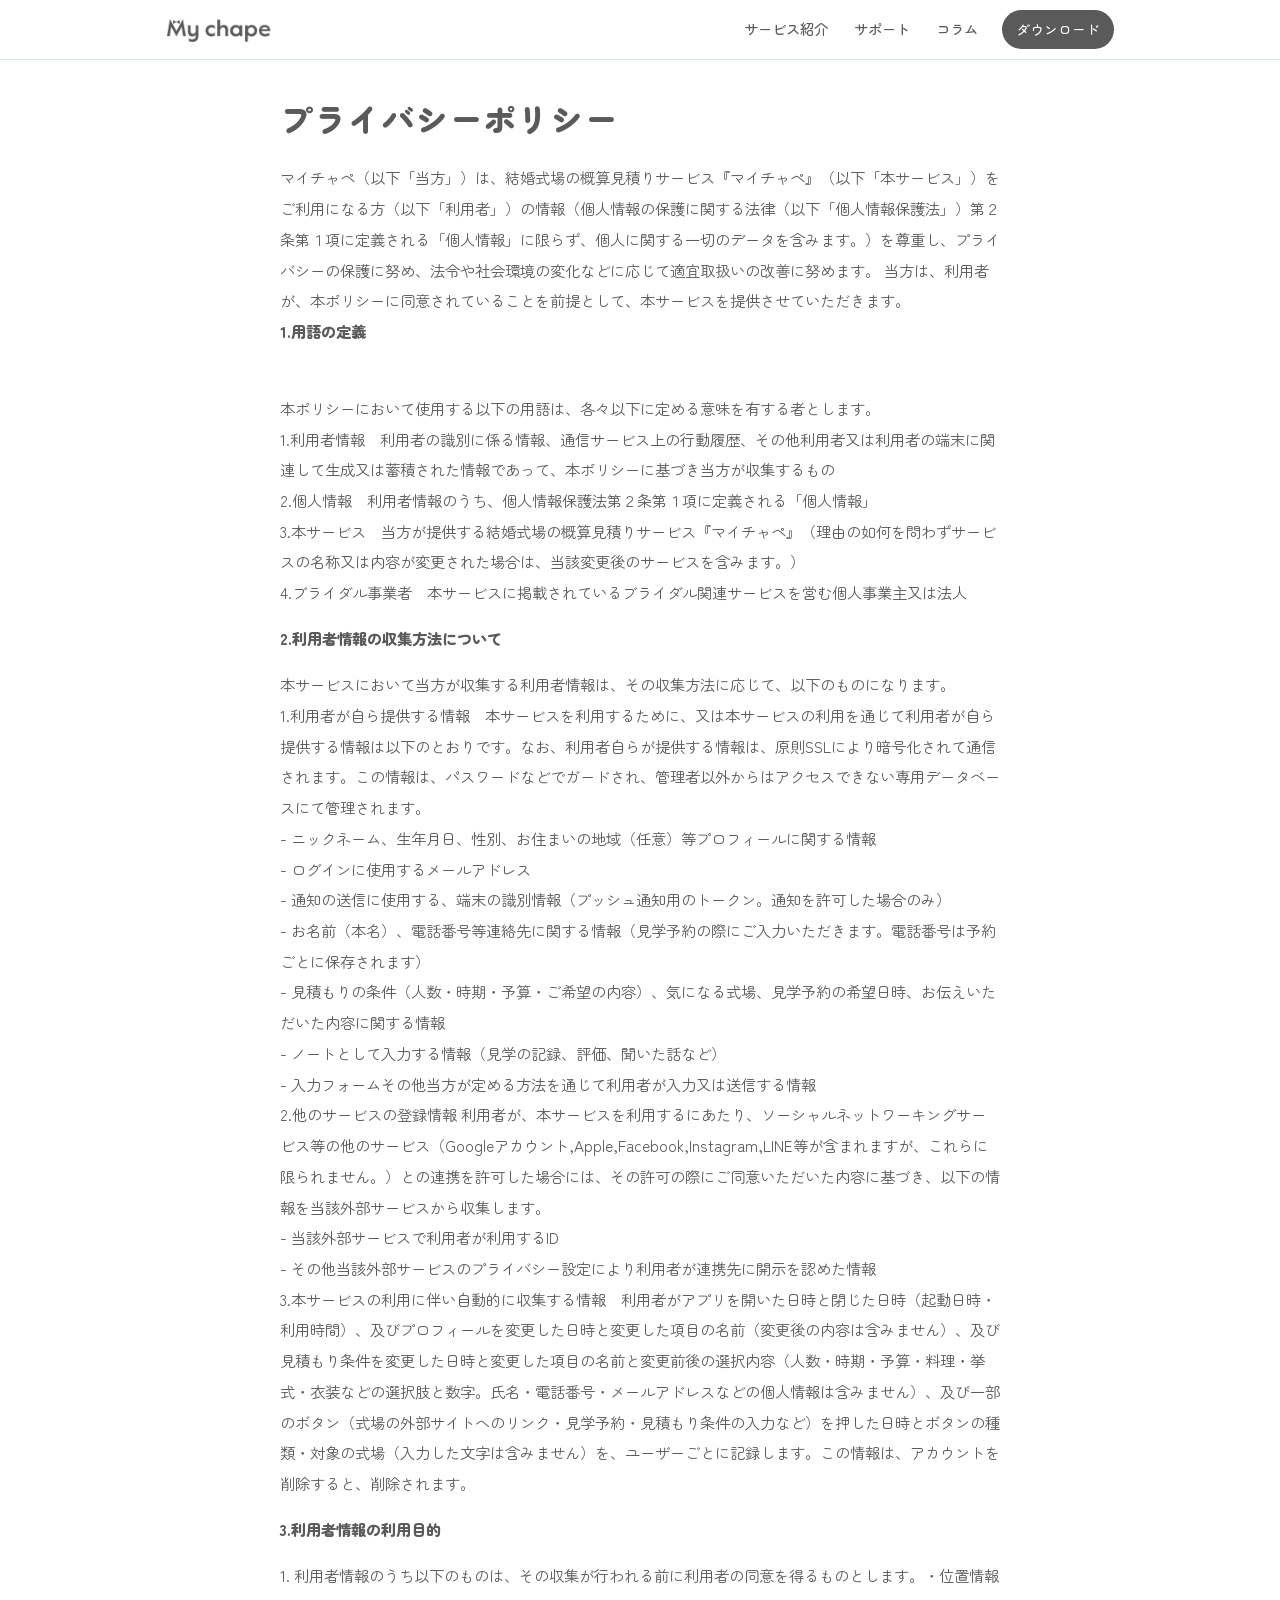
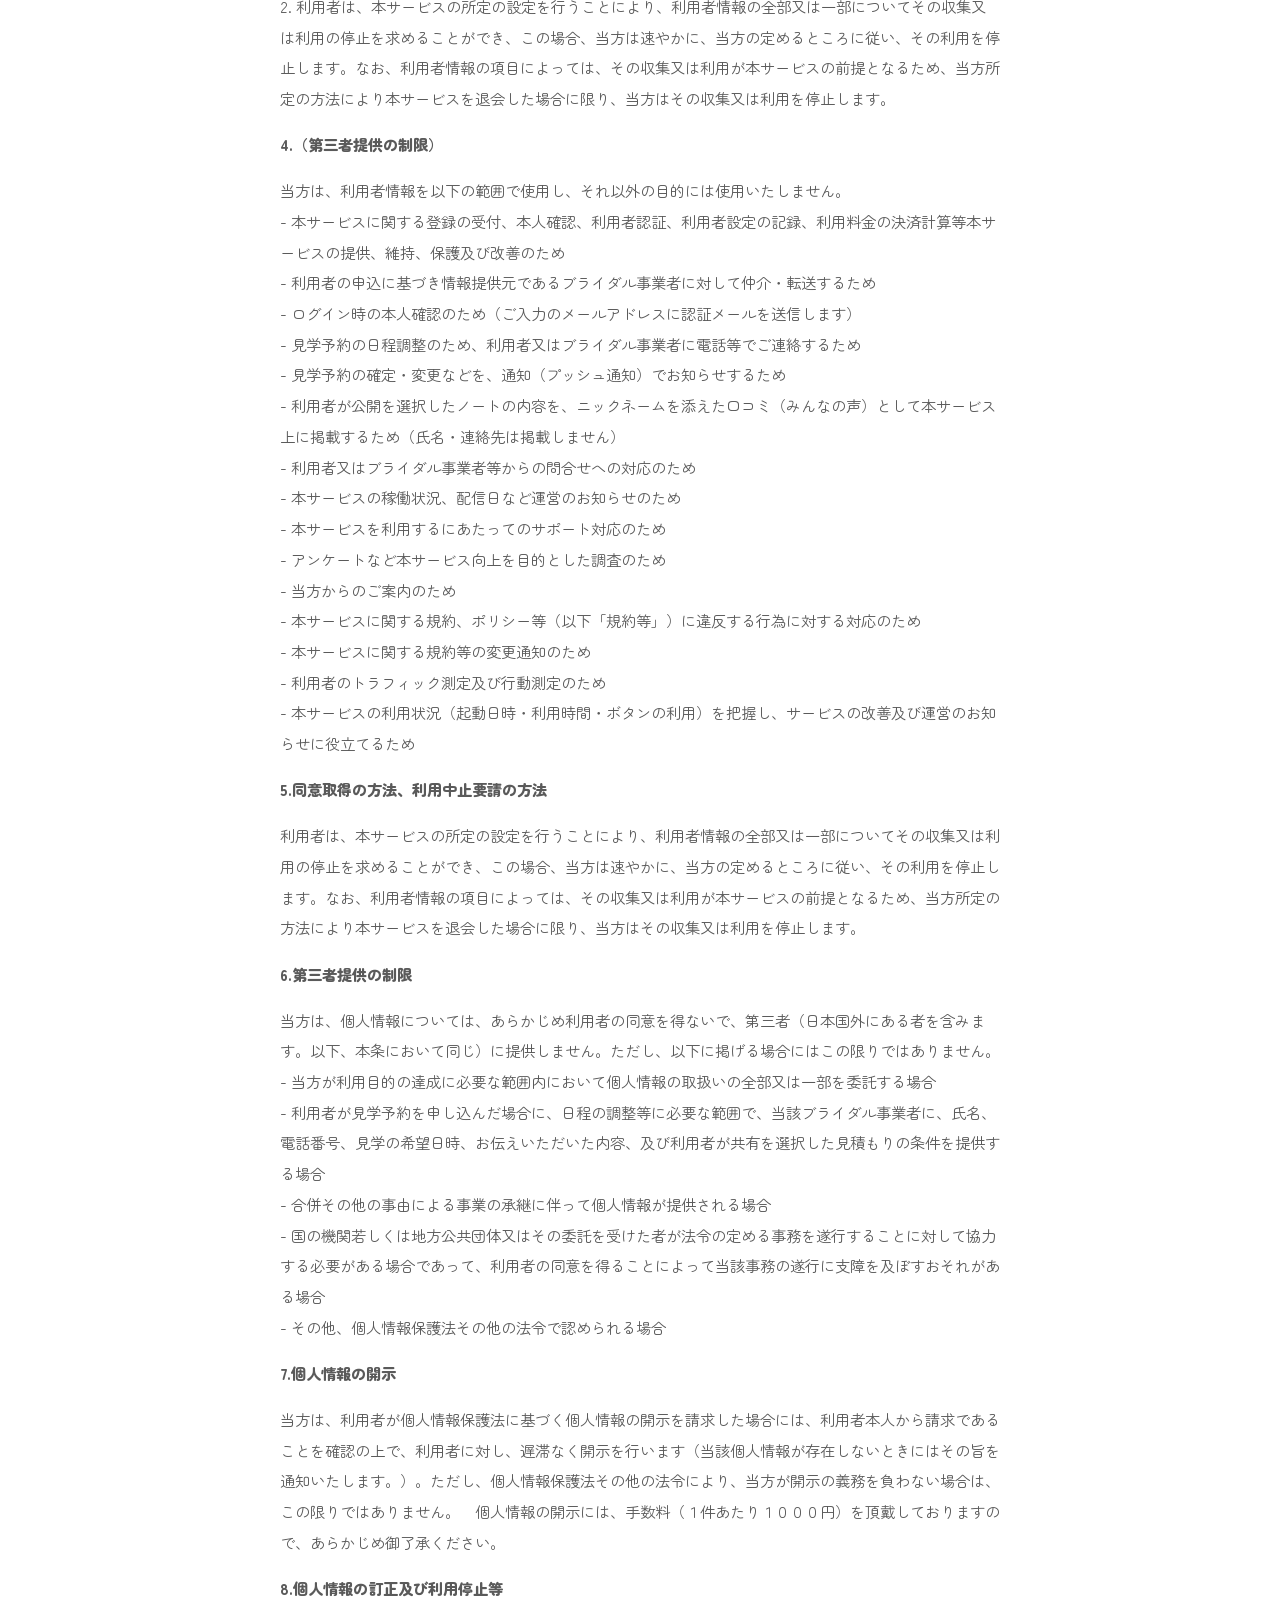
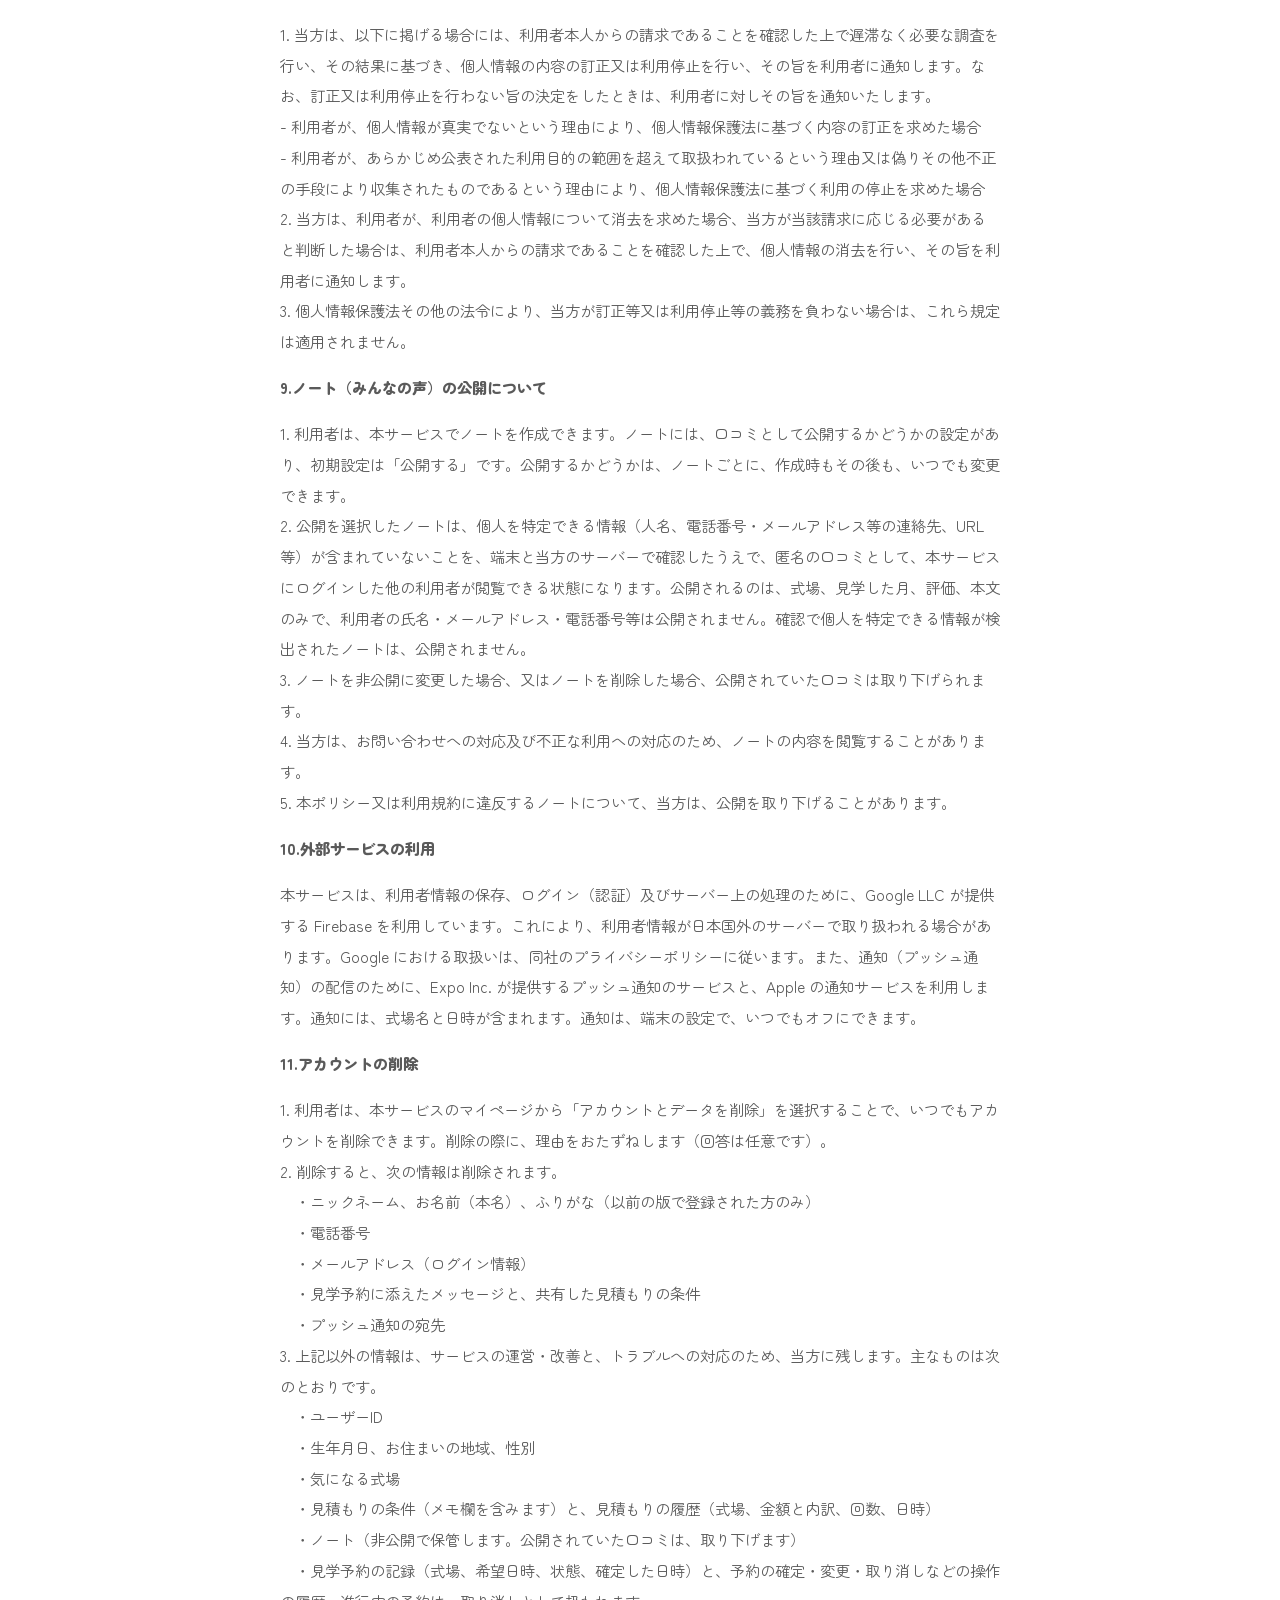
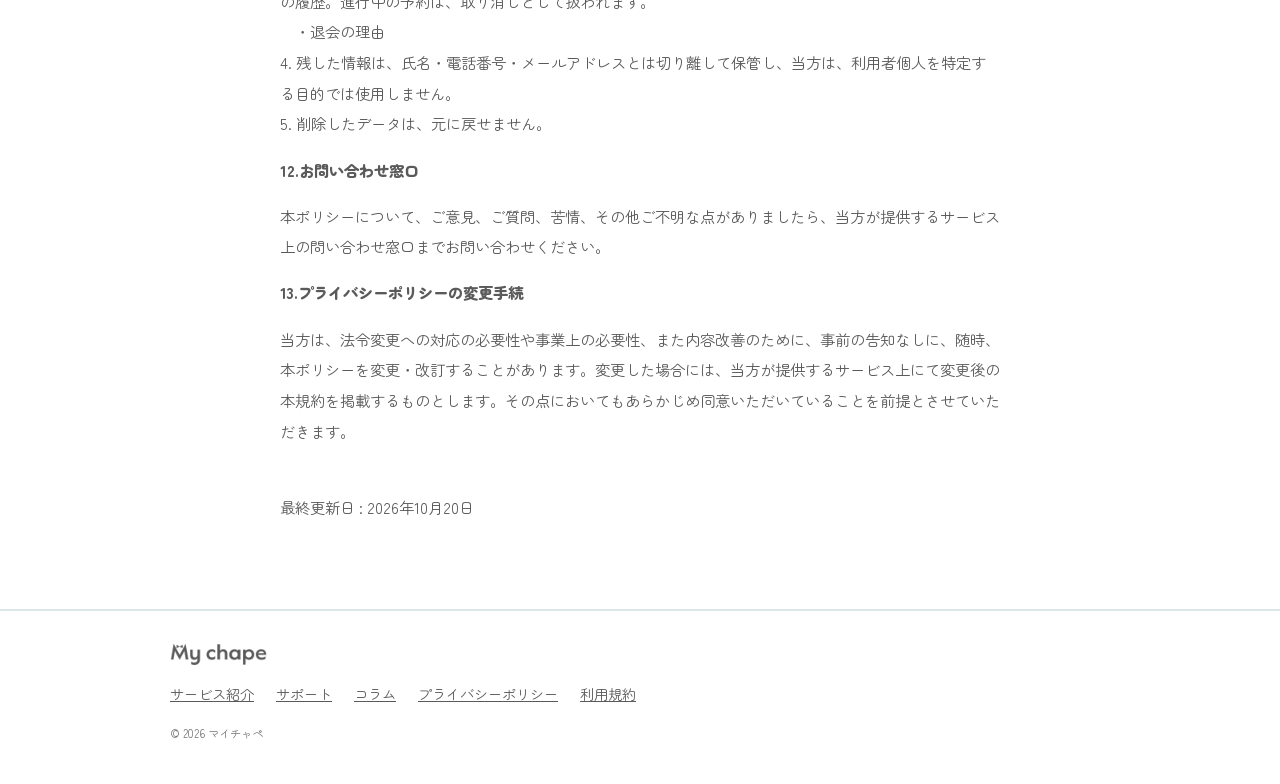
<file: privacyPolicy.html>
<!doctype html>
<html lang="ja">
<head>
<meta charset="utf-8">
<meta name="viewport" content="width=device-width, initial-scale=1">
<title>プライバシーポリシー｜マイチャペ</title>
<meta name="description" content="マイチャペのプライバシーポリシー。収集する情報と、その使い方、利用者の権利について定めています。">
<link rel="canonical" href="https://mychape.app/privacyPolicy.html">
<meta property="og:title" content="プライバシーポリシー｜マイチャペ">
<meta property="og:description" content="マイチャペのプライバシーポリシー。収集する情報と、その使い方、利用者の権利について定めています。">
<meta property="og:type" content="website">
<meta property="og:url" content="https://mychape.app/privacyPolicy.html">
<meta property="og:image" content="https://mychape.app/img/og-image.png">
<meta property="og:image:width" content="1200">
<meta property="og:image:height" content="630">
<meta property="og:site_name" content="マイチャペ">
<meta property="og:locale" content="ja_JP">
<meta name="twitter:card" content="summary_large_image">
<meta name="twitter:image" content="https://mychape.app/img/og-image.png">
<link rel="icon" href="favicon.png">
<link rel="apple-touch-icon" href="img/apple-touch-icon.png">
<link rel="preconnect" href="https://fonts.googleapis.com">
<link rel="preconnect" href="https://fonts.gstatic.com" crossorigin>
<link href="https://fonts.googleapis.com/css2?family=Zen+Maru+Gothic:wght@400;500;700;900&display=swap" rel="stylesheet">
<link rel="stylesheet" href="assets/site.css">
<noscript><style>.panel .art img, .panel .say { opacity: 1 !important; transform: none !important; } .panel .sfx { transform: none !important; }</style></noscript>

</head>
<body class="page-privacyPolicy">
<a class="skip" href="#main">本文へ</a>
<header class="site-header">
  <div class="sh-in">
    <a class="sh-logo" href="index.html" aria-label="マイチャペ(トップへ)"><img src="img/logo-word.png" alt="My chape" width="95" height="26"></a>
    <button class="sh-toggle" type="button" aria-expanded="false" aria-controls="sh-nav" aria-label="メニューを開く"><span></span></button>
    <nav class="sh-nav" id="sh-nav" aria-label="メインメニュー">
      <a href="index.html">サービス紹介</a>
      <a href="support/index.html">サポート</a>
      <a href="column/index.html">コラム</a>
    </nav>
    <a class="sh-dl" href="https://apps.apple.com/app/apple-store/id1615359139?pt=124311441&amp;ct=header&amp;mt=8">ダウンロード</a>
  </div>
</header>

<main id="main">
<div class="doc">
<h1>プライバシーポリシー</h1>
<div class="innerS">
		マイチャペ（以下「当方」）は、結婚式場の概算見積りサービス『マイチャペ』（以下「本サービス」）をご利用になる方（以下「利用者」）の情報（個人情報の保護に関する法律（以下「個人情報保護法」）第２条第１項に定義される「個人情報」に限らず、個人に関する一切のデータを含みます。）を尊重し、プライバシーの保護に努め、法令や社会環境の変化などに応じて適宜取扱いの改善に努めます。
		当方は、利用者が、本ポリシーに同意されていることを前提として、本サービスを提供させていただきます。
	</div>
<div class="innerS">
        <p><strong>1.用語の定義</strong></p>
        <p>
			<br>本ポリシーにおいて使用する以下の用語は、各々以下に定める意味を有する者とします。
			<br>1.利用者情報　利用者の識別に係る情報、通信サービス上の行動履歴、その他利用者又は利用者の端末に関連して生成又は蓄積された情報であって、本ポリシーに基づき当方が収集するもの
			<br>2.個人情報　利用者情報のうち、個人情報保護法第２条第１項に定義される「個人情報」
			<br>3.本サービス　当方が提供する結婚式場の概算見積りサービス『マイチャペ』（理由の如何を問わずサービスの名称又は内容が変更された場合は、当該変更後のサービスを含みます。）
			<br>4.ブライダル事業者　本サービスに掲載されているブライダル関連サービスを営む個人事業主又は法人
		</p>
  
        <p><strong>2.利用者情報の収集方法について</strong></p>
        <p>
			本サービスにおいて当方が収集する利用者情報は、その収集方法に応じて、以下のものになります。
			<br>1.利用者が自ら提供する情報　本サービスを利用するために、又は本サービスの利用を通じて利用者が自ら提供する情報は以下のとおりです。なお、利用者自らが提供する情報は、原則SSLにより暗号化されて通信されます。この情報は、パスワードなどでガードされ、管理者以外からはアクセスできない専用データベースにて管理されます。
			<br>- ニックネーム、生年月日、性別、お住まいの地域（任意）等プロフィールに関する情報
			<br>- ログインに使用するメールアドレス
			<br>- 通知の送信に使用する、端末の識別情報（プッシュ通知用のトークン。通知を許可した場合のみ）
			<br>- お名前（本名）、電話番号等連絡先に関する情報（見学予約の際にご入力いただきます。電話番号は予約ごとに保存されます）
			<br>- 見積もりの条件（人数・時期・予算・ご希望の内容）、気になる式場、見学予約の希望日時、お伝えいただいた内容に関する情報
			<br>- ノートとして入力する情報（見学の記録、評価、聞いた話など）
			<br>- 入力フォームその他当方が定める方法を通じて利用者が入力又は送信する情報
			<br>2.他のサービスの登録情報  利用者が、本サービスを利用するにあたり、ソーシャルネットワーキングサービス等の他のサービス（Googleアカウント,Apple,Facebook,Instagram,LINE等が含まれますが、これらに限られません。）との連携を許可した場合には、その許可の際にご同意いただいた内容に基づき、以下の情報を当該外部サービスから収集します。
			<br>- 当該外部サービスで利用者が利用するID
			<br>- その他当該外部サービスのプライバシー設定により利用者が連携先に開示を認めた情報
			<br>3.本サービスの利用に伴い自動的に収集する情報　利用者がアプリを開いた日時と閉じた日時（起動日時・利用時間）、及びプロフィールを変更した日時と変更した項目の名前（変更後の内容は含みません）、及び見積もり条件を変更した日時と変更した項目の名前と変更前後の選択内容（人数・時期・予算・料理・挙式・衣装などの選択肢と数字。氏名・電話番号・メールアドレスなどの個人情報は含みません）、及び一部のボタン（式場の外部サイトへのリンク・見学予約・見積もり条件の入力など）を押した日時とボタンの種類・対象の式場（入力した文字は含みません）を、ユーザーごとに記録します。この情報は、アカウントを削除すると、削除されます。
		</p>
  
        <p><strong>3.利用者情報の利用目的</strong></p>
        <p>
			1. 利用者情報のうち以下のものは、その収集が行われる前に利用者の同意を得るものとします。・位置情報
			<br>2. 利用者は、本サービスの所定の設定を行うことにより、利用者情報の全部又は一部についてその収集又は利用の停止を求めることができ、この場合、当方は速やかに、当方の定めるところに従い、その利用を停止します。なお、利用者情報の項目によっては、その収集又は利用が本サービスの前提となるため、当方所定の方法により本サービスを退会した場合に限り、当方はその収集又は利用を停止します。
		</p>
  
        <p><strong>4.（第三者提供の制限）</strong></p>
        <p>
			当方は、利用者情報を以下の範囲で使用し、それ以外の目的には使用いたしません。
			<br>- 本サービスに関する登録の受付、本人確認、利用者認証、利用者設定の記録、利用料金の決済計算等本サービスの提供、維持、保護及び改善のため
			<br>- 利用者の申込に基づき情報提供元であるブライダル事業者に対して仲介・転送するため
			<br>- ログイン時の本人確認のため（ご入力のメールアドレスに認証メールを送信します）
			<br>- 見学予約の日程調整のため、利用者又はブライダル事業者に電話等でご連絡するため
			<br>- 見学予約の確定・変更などを、通知（プッシュ通知）でお知らせするため
			<br>- 利用者が公開を選択したノートの内容を、ニックネームを添えた口コミ（みんなの声）として本サービス上に掲載するため（氏名・連絡先は掲載しません）
			<br>- 利用者又はブライダル事業者等からの問合せへの対応のため
			<br>- 本サービスの稼働状況、配信日など運営のお知らせのため
			<br>- 本サービスを利用するにあたってのサポート対応のため
			<br>- アンケートなど本サービス向上を目的とした調査のため
			<br>- 当方からのご案内のため
			<br>- 本サービスに関する規約、ポリシー等（以下「規約等」）に違反する行為に対する対応のため
			<br>- 本サービスに関する規約等の変更通知のため
			<br>- 利用者のトラフィック測定及び行動測定のため
			<br>- 本サービスの利用状況（起動日時・利用時間・ボタンの利用）を把握し、サービスの改善及び運営のお知らせに役立てるため
		</p>
  
        <p><strong>5.同意取得の方法、利用中止要請の方法</strong></p>
        <p>
			利用者は、本サービスの所定の設定を行うことにより、利用者情報の全部又は一部についてその収集又は利用の停止を求めることができ、この場合、当方は速やかに、当方の定めるところに従い、その利用を停止します。なお、利用者情報の項目によっては、その収集又は利用が本サービスの前提となるため、当方所定の方法により本サービスを退会した場合に限り、当方はその収集又は利用を停止します。
		</p>
  
        <p><strong>6.第三者提供の制限</strong></p>
        <p>
			当方は、個人情報については、あらかじめ利用者の同意を得ないで、第三者（日本国外にある者を含みます。以下、本条において同じ）に提供しません。ただし、以下に掲げる場合にはこの限りではありません。
			<br>- 当方が利用目的の達成に必要な範囲内において個人情報の取扱いの全部又は一部を委託する場合
			<br>- 利用者が見学予約を申し込んだ場合に、日程の調整等に必要な範囲で、当該ブライダル事業者に、氏名、電話番号、見学の希望日時、お伝えいただいた内容、及び利用者が共有を選択した見積もりの条件を提供する場合
			<br>- 合併その他の事由による事業の承継に伴って個人情報が提供される場合
			<br>- 国の機関若しくは地方公共団体又はその委託を受けた者が法令の定める事務を遂行することに対して協力する必要がある場合であって、利用者の同意を得ることによって当該事務の遂行に支障を及ぼすおそれがある場合
			<br>- その他、個人情報保護法その他の法令で認められる場合
		</p>

        <p><strong>7.個人情報の開示</strong></p>
        <p>
			当方は、利用者が個人情報保護法に基づく個人情報の開示を請求した場合には、利用者本人から請求であることを確認の上で、利用者に対し、遅滞なく開示を行います（当該個人情報が存在しないときにはその旨を通知いたします。）。ただし、個人情報保護法その他の法令により、当方が開示の義務を負わない場合は、この限りではありません。　個人情報の開示には、手数料（１件あたり１０００円）を頂戴しておりますので、あらかじめ御了承ください。
		</p>

        <p><strong>8.個人情報の訂正及び利用停止等</strong></p>
        <p>
			1. 当方は、以下に掲げる場合には、利用者本人からの請求であることを確認した上で遅滞なく必要な調査を行い、その結果に基づき、個人情報の内容の訂正又は利用停止を行い、その旨を利用者に通知します。なお、訂正又は利用停止を行わない旨の決定をしたときは、利用者に対しその旨を通知いたします。
			<br>- 利用者が、個人情報が真実でないという理由により、個人情報保護法に基づく内容の訂正を求めた場合
			<br>- 利用者が、あらかじめ公表された利用目的の範囲を超えて取扱われているという理由又は偽りその他不正の手段により収集されたものであるという理由により、個人情報保護法に基づく利用の停止を求めた場合
			<br>2. 当方は、利用者が、利用者の個人情報について消去を求めた場合、当方が当該請求に応じる必要があると判断した場合は、利用者本人からの請求であることを確認した上で、個人情報の消去を行い、その旨を利用者に通知します。
			<br>3. 個人情報保護法その他の法令により、当方が訂正等又は利用停止等の義務を負わない場合は、これら規定は適用されません。
		</p>

		<p><strong>9.ノート（みんなの声）の公開について</strong></p>
        <p>
			1. 利用者は、本サービスでノートを作成できます。ノートには、口コミとして公開するかどうかの設定があり、初期設定は「公開する」です。公開するかどうかは、ノートごとに、作成時もその後も、いつでも変更できます。
			<br>2. 公開を選択したノートは、個人を特定できる情報（人名、電話番号・メールアドレス等の連絡先、URL等）が含まれていないことを、端末と当方のサーバーで確認したうえで、匿名の口コミとして、本サービスにログインした他の利用者が閲覧できる状態になります。公開されるのは、式場、見学した月、評価、本文のみで、利用者の氏名・メールアドレス・電話番号等は公開されません。確認で個人を特定できる情報が検出されたノートは、公開されません。
			<br>3. ノートを非公開に変更した場合、又はノートを削除した場合、公開されていた口コミは取り下げられます。
			<br>4. 当方は、お問い合わせへの対応及び不正な利用への対応のため、ノートの内容を閲覧することがあります。
			<br>5. 本ポリシー又は利用規約に違反するノートについて、当方は、公開を取り下げることがあります。
		</p>

		<p><strong>10.外部サービスの利用</strong></p>
        <p>
			本サービスは、利用者情報の保存、ログイン（認証）及びサーバー上の処理のために、Google LLC が提供する Firebase を利用しています。これにより、利用者情報が日本国外のサーバーで取り扱われる場合があります。Google における取扱いは、同社のプライバシーポリシーに従います。また、通知（プッシュ通知）の配信のために、Expo Inc. が提供するプッシュ通知のサービスと、Apple の通知サービスを利用します。通知には、式場名と日時が含まれます。通知は、端末の設定で、いつでもオフにできます。
		</p>

		<p><strong>11.アカウントの削除</strong></p>
        <p>
			1. 利用者は、本サービスのマイページから「アカウントとデータを削除」を選択することで、いつでもアカウントを削除できます。削除の際に、理由をおたずねします（回答は任意です）。
			<br>2. 削除すると、次の情報は削除されます。
			<br>　・ニックネーム、お名前（本名）、ふりがな（以前の版で登録された方のみ）
			<br>　・電話番号
			<br>　・メールアドレス（ログイン情報）
			<br>　・見学予約に添えたメッセージと、共有した見積もりの条件
			<br>　・プッシュ通知の宛先
			<br>3. 上記以外の情報は、サービスの運営・改善と、トラブルへの対応のため、当方に残します。主なものは次のとおりです。
			<br>　・ユーザーID
			<br>　・生年月日、お住まいの地域、性別
			<br>　・気になる式場
			<br>　・見積もりの条件（メモ欄を含みます）と、見積もりの履歴（式場、金額と内訳、回数、日時）
			<br>　・ノート（非公開で保管します。公開されていた口コミは、取り下げます）
			<br>　・見学予約の記録（式場、希望日時、状態、確定した日時）と、予約の確定・変更・取り消しなどの操作の履歴。進行中の予約は、取り消しとして扱われます。
			<br>　・退会の理由
			<br>4. 残した情報は、氏名・電話番号・メールアドレスとは切り離して保管し、当方は、利用者個人を特定する目的では使用しません。
			<br>5. 削除したデータは、元に戻せません。
		</p>

		<p><strong>12.お問い合わせ窓口</strong></p>
        <p>
			本ポリシーについて、ご意見、ご質問、苦情、その他ご不明な点がありましたら、当方が提供するサービス上の問い合わせ窓口までお問い合わせください。
		</p>

		<p><strong>13.プライバシーポリシーの変更手続</strong></p>
        <p>
			当方は、法令変更への対応の必要性や事業上の必要性、また内容改善のために、事前の告知なしに、随時、本ポリシーを変更・改訂することがあります。変更した場合には、当方が提供するサービス上にて変更後の本規約を掲載するものとします。その点においてもあらかじめ同意いただいていることを前提とさせていただきます。
		</p>

        <p><br>最終更新日 : 2026年10月20日</p>
	</div>
</div>
</main>
<footer class="site-footer">
  <div class="sf-in">
    <img src="img/logo-word.png" alt="My chape" width="87" height="24">
    <nav aria-label="フッター">
      <a href="index.html">サービス紹介</a>
      <a href="support/index.html">サポート</a>
      <a href="column/index.html">コラム</a>
      <a href="privacyPolicy.html">プライバシーポリシー</a>
      <a href="termOfUse.html">利用規約</a>
    </nav>
    <small>© 2026 マイチャペ</small>
  </div>
</footer>

<script>window.SITE_ROOT = "";</script>
<script src="assets/site.js"></script>
</body>
</html>
</file>
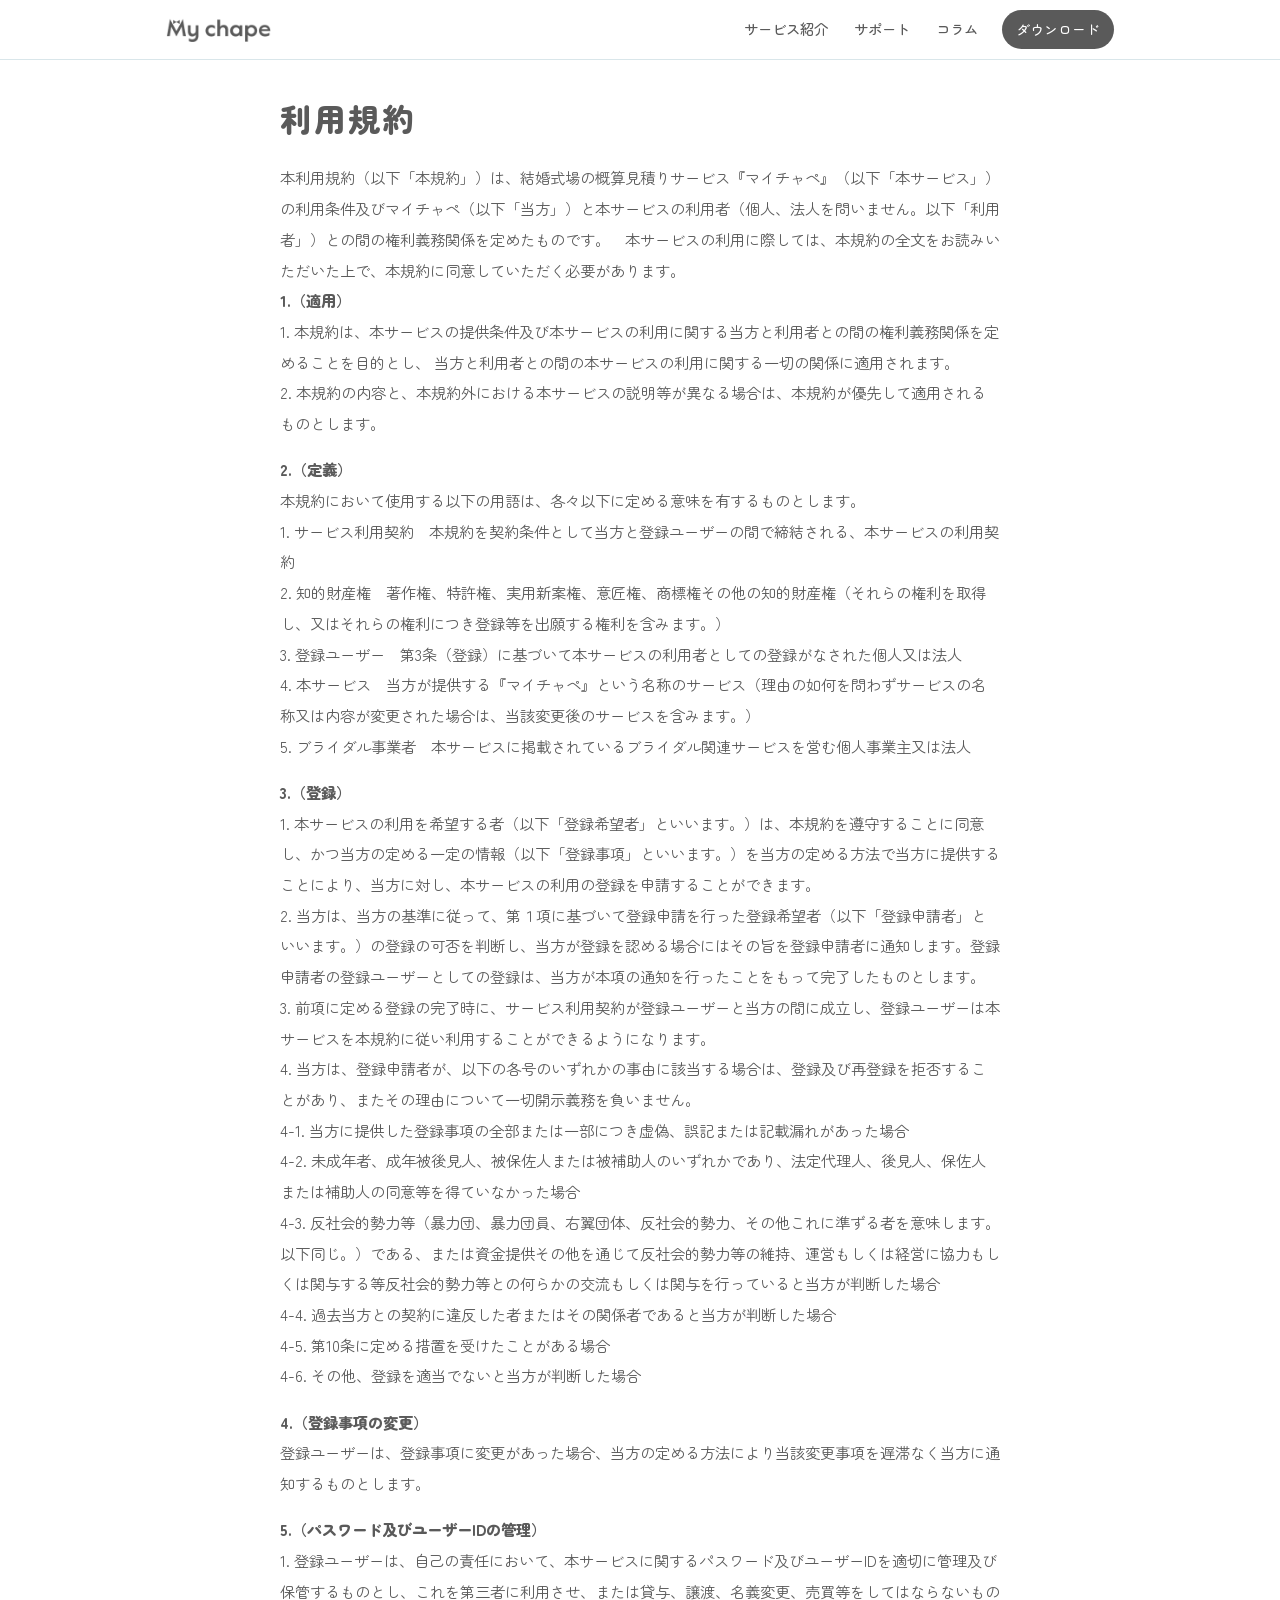
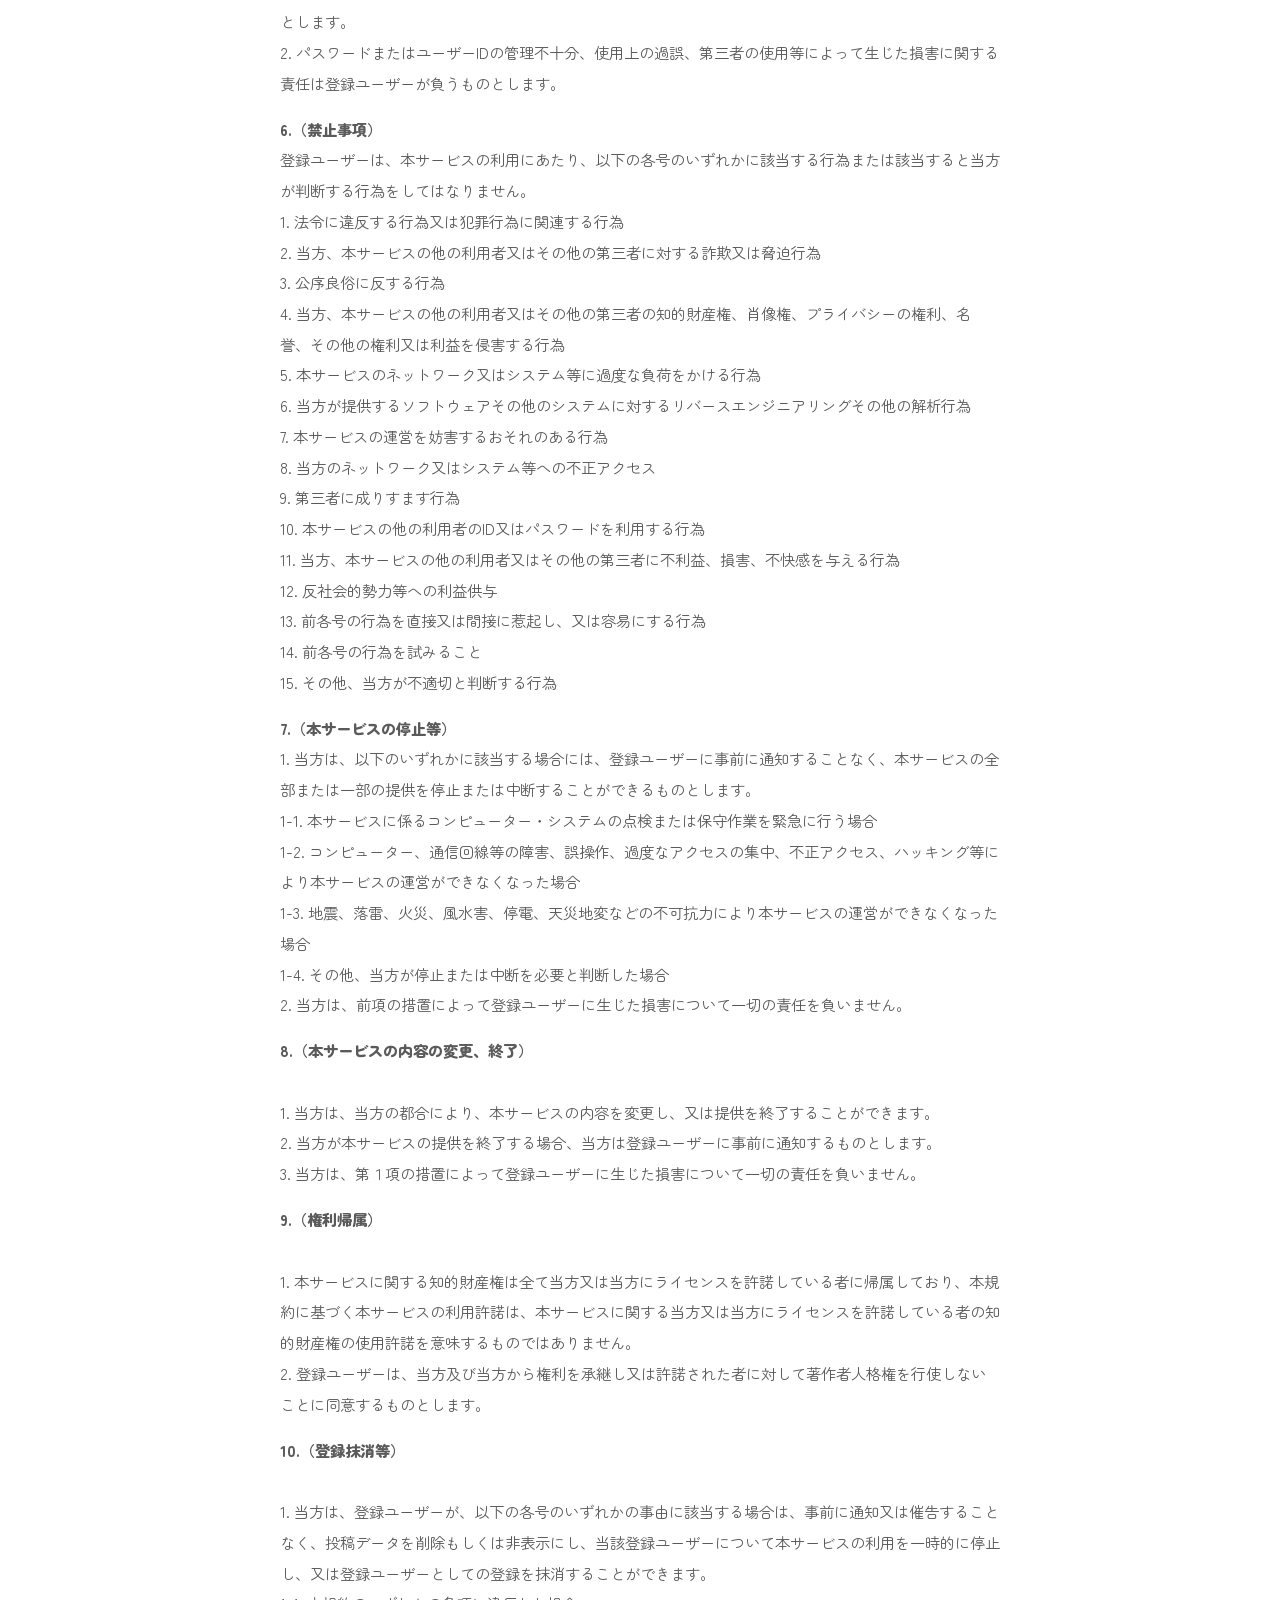
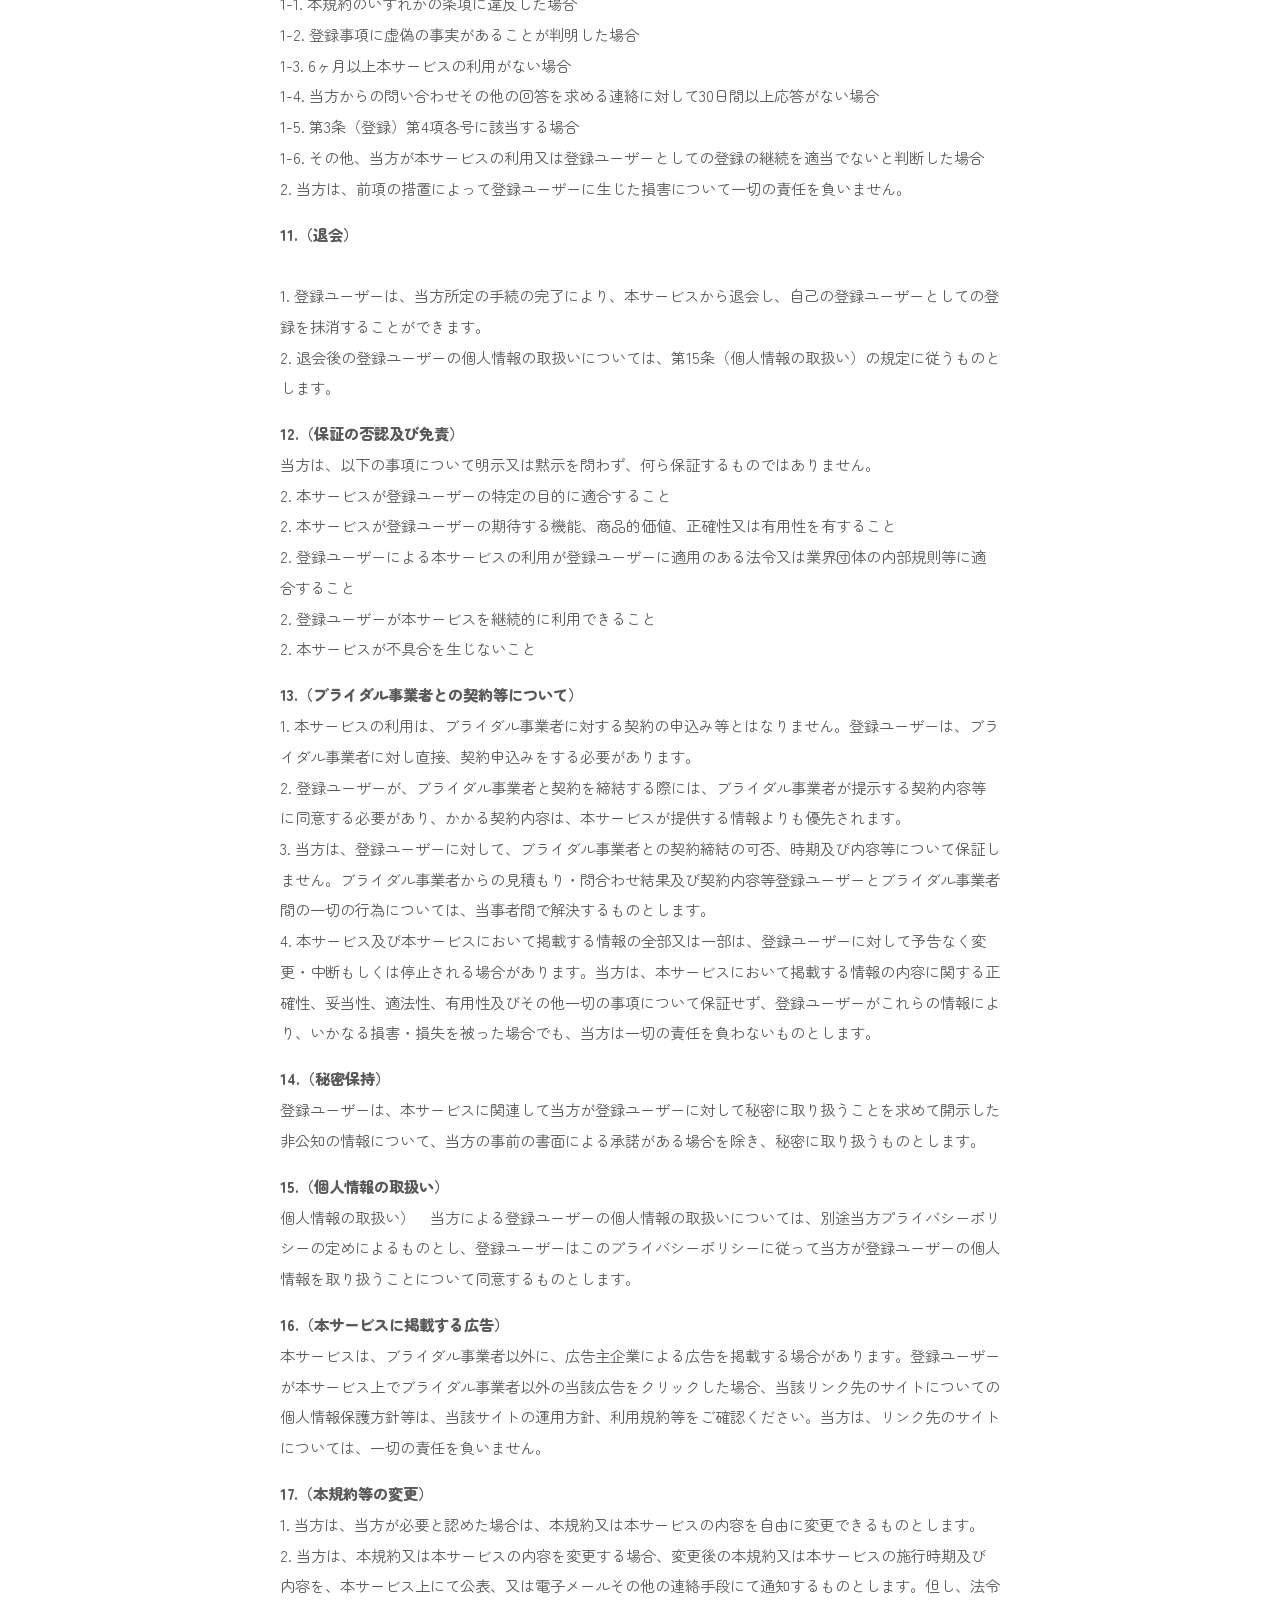
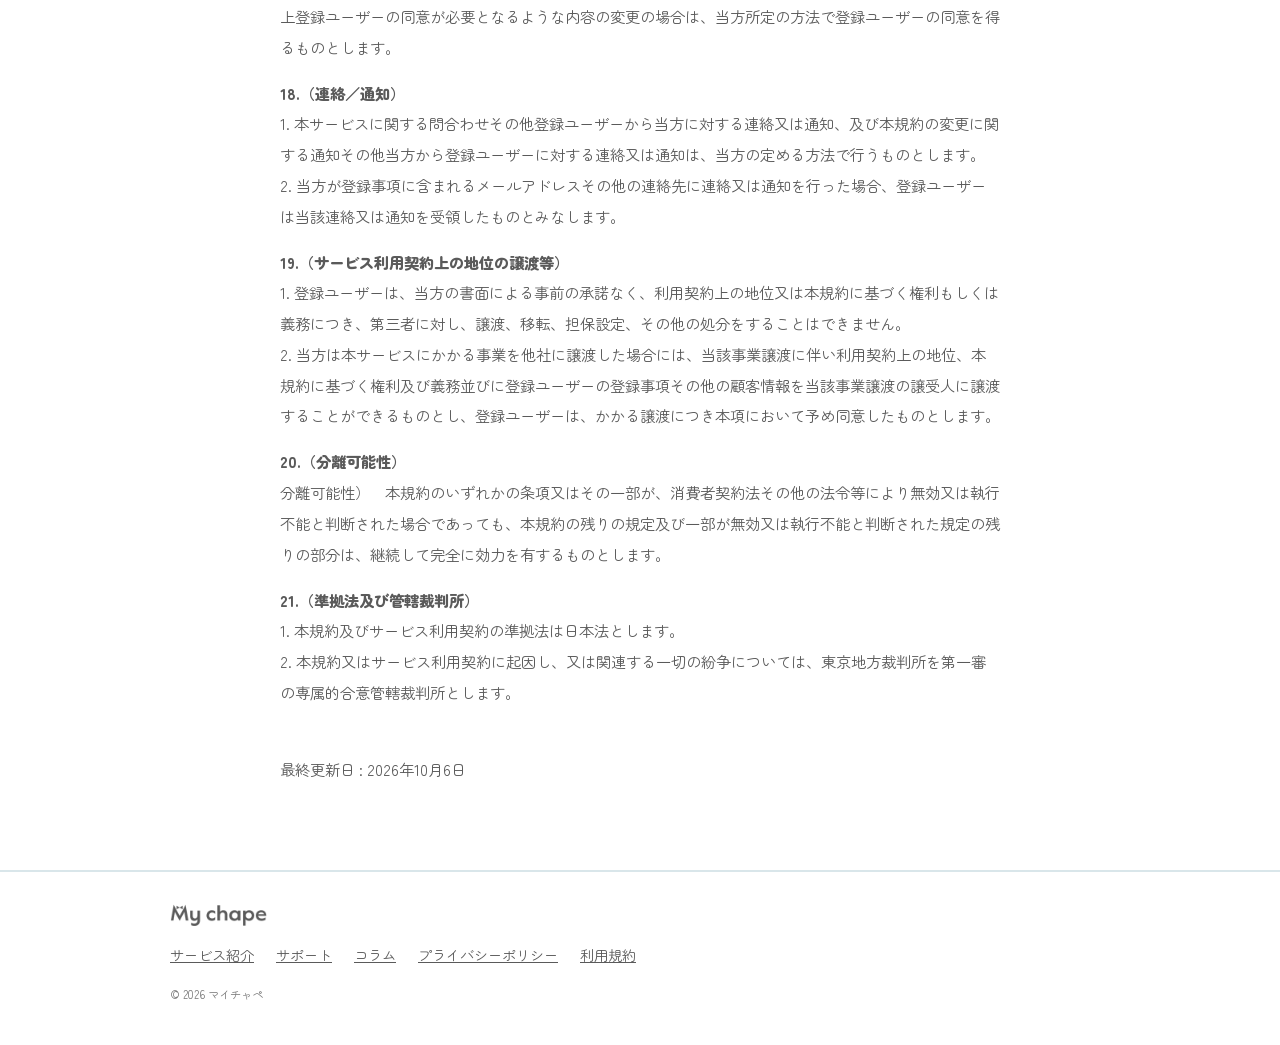
<file: termOfUse.html>
<!doctype html>
<html lang="ja">
<head>
<meta charset="utf-8">
<meta name="viewport" content="width=device-width, initial-scale=1">
<title>利用規約｜マイチャペ</title>
<meta name="description" content="マイチャペの利用規約。本サービスの利用条件と、利用者と当方との権利義務関係を定めています。">
<link rel="canonical" href="https://mychape.app/termOfUse.html">
<meta property="og:title" content="利用規約｜マイチャペ">
<meta property="og:description" content="マイチャペの利用規約。本サービスの利用条件と、利用者と当方との権利義務関係を定めています。">
<meta property="og:type" content="website">
<meta property="og:url" content="https://mychape.app/termOfUse.html">
<meta property="og:image" content="https://mychape.app/img/og-image.png">
<meta property="og:image:width" content="1200">
<meta property="og:image:height" content="630">
<meta property="og:site_name" content="マイチャペ">
<meta property="og:locale" content="ja_JP">
<meta name="twitter:card" content="summary_large_image">
<meta name="twitter:image" content="https://mychape.app/img/og-image.png">
<link rel="icon" href="favicon.png">
<link rel="apple-touch-icon" href="img/apple-touch-icon.png">
<link rel="preconnect" href="https://fonts.googleapis.com">
<link rel="preconnect" href="https://fonts.gstatic.com" crossorigin>
<link href="https://fonts.googleapis.com/css2?family=Zen+Maru+Gothic:wght@400;500;700;900&display=swap" rel="stylesheet">
<link rel="stylesheet" href="assets/site.css">
<noscript><style>.panel .art img, .panel .say { opacity: 1 !important; transform: none !important; } .panel .sfx { transform: none !important; }</style></noscript>

</head>
<body class="page-termOfUse">
<a class="skip" href="#main">本文へ</a>
<header class="site-header">
  <div class="sh-in">
    <a class="sh-logo" href="index.html" aria-label="マイチャペ(トップへ)"><img src="img/logo-word.png" alt="My chape" width="95" height="26"></a>
    <button class="sh-toggle" type="button" aria-expanded="false" aria-controls="sh-nav" aria-label="メニューを開く"><span></span></button>
    <nav class="sh-nav" id="sh-nav" aria-label="メインメニュー">
      <a href="index.html">サービス紹介</a>
      <a href="support/index.html">サポート</a>
      <a href="column/index.html">コラム</a>
    </nav>
    <a class="sh-dl" href="https://apps.apple.com/app/apple-store/id1615359139?pt=124311441&amp;ct=header&amp;mt=8">ダウンロード</a>
  </div>
</header>

<main id="main">
<div class="doc">
<h1>利用規約</h1>
<div class="innerS">
		本利用規約（以下「本規約」）は、結婚式場の概算見積りサービス『マイチャペ』（以下「本サービス」）の利用条件及びマイチャペ（以下「当方」）と本サービスの利用者（個人、法人を問いません。以下「利用者」）との間の権利義務関係を定めたものです。　本サービスの利用に際しては、本規約の全文をお読みいただいた上で、本規約に同意していただく必要があります。
	</div>
<div class="innerS">
        
            <strong>1.（適用）</strong>

            <p>1. 本規約は、本サービスの提供条件及び本サービスの利用に関する当方と利用者との間の権利義務関係を定めることを目的とし、
                当方と利用者との間の本サービスの利用に関する一切の関係に適用されます。
                <br>2. 本規約の内容と、本規約外における本サービスの説明等が異なる場合は、本規約が優先して適用されるものとします。
            </p>
            
            <strong>2.（定義）</strong>
  
            <p>
                本規約において使用する以下の用語は、各々以下に定める意味を有するものとします。
                <br>1. サービス利用契約　本規約を契約条件として当方と登録ユーザーの間で締結される、本サービスの利用契約
                <br>2. 知的財産権　著作権、特許権、実用新案権、意匠権、商標権その他の知的財産権（それらの権利を取得し、又はそれらの権利につき登録等を出願する権利を含みます。）
                <br>3. 登録ユーザー　第3条（登録）に基づいて本サービスの利用者としての登録がなされた個人又は法人
                <br>4. 本サービス　当方が提供する『マイチャペ』という名称のサービス（理由の如何を問わずサービスの名称又は内容が変更された場合は、当該変更後のサービスを含みます。）
                <br>5. ブライダル事業者　本サービスに掲載されているブライダル関連サービスを営む個人事業主又は法人
            </p>
                
            <strong>3.（登録）</strong>
  
            <p>1. 本サービスの利用を希望する者（以下「登録希望者」といいます。）は、本規約を遵守することに同意し、かつ当方の定める一定の情報（以下「登録事項」といいます。）を当方の定める方法で当方に提供することにより、当方に対し、本サービスの利用の登録を申請することができます。
                <br>2. 当方は、当方の基準に従って、第１項に基づいて登録申請を行った登録希望者（以下「登録申請者」といいます。）の登録の可否を判断し、当方が登録を認める場合にはその旨を登録申請者に通知します。登録申請者の登録ユーザーとしての登録は、当方が本項の通知を行ったことをもって完了したものとします。
                <br>3. 前項に定める登録の完了時に、サービス利用契約が登録ユーザーと当方の間に成立し、登録ユーザーは本サービスを本規約に従い利用することができるようになります。
                <br>4. 当方は、登録申請者が、以下の各号のいずれかの事由に該当する場合は、登録及び再登録を拒否することがあり、またその理由について一切開示義務を負いません。
                <br>4-1. 当方に提供した登録事項の全部または一部につき虚偽、誤記または記載漏れがあった場合
                <br>4-2. 未成年者、成年被後見人、被保佐人または被補助人のいずれかであり、法定代理人、後見人、保佐人または補助人の同意等を得ていなかった場合
                <br>4-3. 反社会的勢力等（暴力団、暴力団員、右翼団体、反社会的勢力、その他これに準ずる者を意味します。以下同じ。）である、または資金提供その他を通じて反社会的勢力等の維持、運営もしくは経営に協力もしくは関与する等反社会的勢力等との何らかの交流もしくは関与を行っていると当方が判断した場合
                <br>4-4. 過去当方との契約に違反した者またはその関係者であると当方が判断した場合
                <br>4-5. 第10条に定める措置を受けたことがある場合
                <br>4-6. その他、登録を適当でないと当方が判断した場合
            </p>
                
            <strong>4.（登録事項の変更）</strong>
  
            <p>
                登録ユーザーは、登録事項に変更があった場合、当方の定める方法により当該変更事項を遅滞なく当方に通知するものとします。
            </p>

            <strong>5.（パスワード及びユーザーIDの管理）</strong>
  
            <p>
                1. 登録ユーザーは、自己の責任において、本サービスに関するパスワード及びユーザーIDを適切に管理及び保管するものとし、これを第三者に利用させ、または貸与、譲渡、名義変更、売買等をしてはならないものとします。
               <br>2. パスワードまたはユーザーIDの管理不十分、使用上の過誤、第三者の使用等によって生じた損害に関する責任は登録ユーザーが負うものとします。
            </p>
  
            <strong>6.（禁止事項）</strong>
  
            <p>
                登録ユーザーは、本サービスの利用にあたり、以下の各号のいずれかに該当する行為または該当すると当方が判断する行為をしてはなりません。
                <br>1. 法令に違反する行為又は犯罪行為に関連する行為
                <br>2. 当方、本サービスの他の利用者又はその他の第三者に対する詐欺又は脅迫行為
                <br>3. 公序良俗に反する行為
                <br>4. 当方、本サービスの他の利用者又はその他の第三者の知的財産権、肖像権、プライバシーの権利、名誉、その他の権利又は利益を侵害する行為
                <br>5. 本サービスのネットワーク又はシステム等に過度な負荷をかける行為
                <br>6. 当方が提供するソフトウェアその他のシステムに対するリバースエンジニアリングその他の解析行為
                <br>7. 本サービスの運営を妨害するおそれのある行為
                <br>8. 当方のネットワーク又はシステム等への不正アクセス
                <br>9. 第三者に成りすます行為
                <br>10. 本サービスの他の利用者のID又はパスワードを利用する行為
                <br>11. 当方、本サービスの他の利用者又はその他の第三者に不利益、損害、不快感を与える行為
                <br>12. 反社会的勢力等への利益供与
                <br>13. 前各号の行為を直接又は間接に惹起し、又は容易にする行為
                <br>14. 前各号の行為を試みること
                <br>15. その他、当方が不適切と判断する行為
            </p>

            <strong>7.（本サービスの停止等）</strong>
  
            <p>
                1. 当方は、以下のいずれかに該当する場合には、登録ユーザーに事前に通知することなく、本サービスの全部または一部の提供を停止または中断することができるものとします。
                <br>1-1. 本サービスに係るコンピューター・システムの点検または保守作業を緊急に行う場合
                <br>1-2. コンピューター、通信回線等の障害、誤操作、過度なアクセスの集中、不正アクセス、ハッキング等により本サービスの運営ができなくなった場合
                <br>1-3. 地震、落雷、火災、風水害、停電、天災地変などの不可抗力により本サービスの運営ができなくなった場合
                <br>1-4. その他、当方が停止または中断を必要と判断した場合
                <br>2. 当方は、前項の措置によって登録ユーザーに生じた損害について一切の責任を負いません。
            </p>
  
            <strong>8.（本サービスの内容の変更、終了）</strong>
  
            <p>
                <br>1. 当方は、当方の都合により、本サービスの内容を変更し、又は提供を終了することができます。
                <br>2. 当方が本サービスの提供を終了する場合、当方は登録ユーザーに事前に通知するものとします。
                <br>3. 当方は、第１項の措置によって登録ユーザーに生じた損害について一切の責任を負いません。
            </p>

            <strong>9.（権利帰属）            </strong>
  
            <p>
                <br>1. 本サービスに関する知的財産権は全て当方又は当方にライセンスを許諾している者に帰属しており、本規約に基づく本サービスの利用許諾は、本サービスに関する当方又は当方にライセンスを許諾している者の知的財産権の使用許諾を意味するものではありません。
                <br>2. 登録ユーザーは、当方及び当方から権利を承継し又は許諾された者に対して著作者人格権を行使しないことに同意するものとします。
            </p>

            <strong>10.（登録抹消等）</strong>
  
            <p>
                <br>1. 当方は、登録ユーザーが、以下の各号のいずれかの事由に該当する場合は、事前に通知又は催告することなく、投稿データを削除もしくは非表示にし、当該登録ユーザーについて本サービスの利用を一時的に停止し、又は登録ユーザーとしての登録を抹消することができます。
                <br>1-1. 本規約のいずれかの条項に違反した場合
                <br>1-2. 登録事項に虚偽の事実があることが判明した場合
                <br>1-3. 6ヶ月以上本サービスの利用がない場合
                <br>1-4. 当方からの問い合わせその他の回答を求める連絡に対して30日間以上応答がない場合
                <br>1-5. 第3条（登録）第4項各号に該当する場合
                <br>1-6. その他、当方が本サービスの利用又は登録ユーザーとしての登録の継続を適当でないと判断した場合
                <br>2. 当方は、前項の措置によって登録ユーザーに生じた損害について一切の責任を負いません。
            </p>

            <strong>11.（退会）</strong>
  
            <p>
                <br>1. 登録ユーザーは、当方所定の手続の完了により、本サービスから退会し、自己の登録ユーザーとしての登録を抹消することができます。
                <br>2. 退会後の登録ユーザーの個人情報の取扱いについては、第15条（個人情報の取扱い）の規定に従うものとします。
            </p>

            <strong>12.（保証の否認及び免責）</strong>
  
            <p>
                当方は、以下の事項について明示又は黙示を問わず、何ら保証するものではありません。
                <br>2. 本サービスが登録ユーザーの特定の目的に適合すること
                <br>2. 本サービスが登録ユーザーの期待する機能、商品的価値、正確性又は有用性を有すること
                <br>2. 登録ユーザーによる本サービスの利用が登録ユーザーに適用のある法令又は業界団体の内部規則等に適合すること
                <br>2. 登録ユーザーが本サービスを継続的に利用できること
                <br>2. 本サービスが不具合を生じないこと
             </p>

            <strong>13.（ブライダル事業者との契約等について）</strong>

            <p>
                1. 本サービスの利用は、ブライダル事業者に対する契約の申込み等とはなりません。登録ユーザーは、ブライダル事業者に対し直接、契約申込みをする必要があります。
                <br>2. 登録ユーザーが、ブライダル事業者と契約を締結する際には、ブライダル事業者が提示する契約内容等に同意する必要があり、かかる契約内容は、本サービスが提供する情報よりも優先されます。
                <br>3. 当方は、登録ユーザーに対して、ブライダル事業者との契約締結の可否、時期及び内容等について保証しません。ブライダル事業者からの見積もり・問合わせ結果及び契約内容等登録ユーザーとブライダル事業者間の一切の行為については、当事者間で解決するものとします。
                <br>4. 本サービス及び本サービスにおいて掲載する情報の全部又は一部は、登録ユーザーに対して予告なく変更・中断もしくは停止される場合があります。当方は、本サービスにおいて掲載する情報の内容に関する正確性、妥当性、適法性、有用性及びその他一切の事項について保証せず、登録ユーザーがこれらの情報により、いかなる損害・損失を被った場合でも、当方は一切の責任を負わないものとします。
            </p>

            <strong>14.（秘密保持）</strong>
  
            <p>
                登録ユーザーは、本サービスに関連して当方が登録ユーザーに対して秘密に取り扱うことを求めて開示した非公知の情報について、当方の事前の書面による承諾がある場合を除き、秘密に取り扱うものとします。
            </p>

            <strong>15.（個人情報の取扱い）</strong>
  
            <p>
                個人情報の取扱い）　当方による登録ユーザーの個人情報の取扱いについては、別途当方プライバシーポリシーの定めによるものとし、登録ユーザーはこのプライバシーポリシーに従って当方が登録ユーザーの個人情報を取り扱うことについて同意するものとします。
            </p>

            <strong>16.（本サービスに掲載する広告）</strong>
  
            <p>
                本サービスは、ブライダル事業者以外に、広告主企業による広告を掲載する場合があります。登録ユーザーが本サービス上でブライダル事業者以外の当該広告をクリックした場合、当該リンク先のサイトについての個人情報保護方針等は、当該サイトの運用方針、利用規約等をご確認ください。当方は、リンク先のサイトについては、一切の責任を負いません。
            </p>

            <strong>17.（本規約等の変更）</strong>
  
            <p>
                1. 当方は、当方が必要と認めた場合は、本規約又は本サービスの内容を自由に変更できるものとします。
                <br>2. 当方は、本規約又は本サービスの内容を変更する場合、変更後の本規約又は本サービスの施行時期及び内容を、本サービス上にて公表、又は電子メールその他の連絡手段にて通知するものとします。但し、法令上登録ユーザーの同意が必要となるような内容の変更の場合は、当方所定の方法で登録ユーザーの同意を得るものとします。
            </p>

            <strong>18.（連絡／通知）</strong>
  
            <p>
                1. 本サービスに関する問合わせその他登録ユーザーから当方に対する連絡又は通知、及び本規約の変更に関する通知その他当方から登録ユーザーに対する連絡又は通知は、当方の定める方法で行うものとします。
                <br>2. 当方が登録事項に含まれるメールアドレスその他の連絡先に連絡又は通知を行った場合、登録ユーザーは当該連絡又は通知を受領したものとみなします。
            </p>

            <strong>19.（サービス利用契約上の地位の譲渡等）</strong>
  
            <p>
                1. 登録ユーザーは、当方の書面による事前の承諾なく、利用契約上の地位又は本規約に基づく権利もしくは義務につき、第三者に対し、譲渡、移転、担保設定、その他の処分をすることはできません。
                <br>2. 当方は本サービスにかかる事業を他社に譲渡した場合には、当該事業譲渡に伴い利用契約上の地位、本規約に基づく権利及び義務並びに登録ユーザーの登録事項その他の顧客情報を当該事業譲渡の譲受人に譲渡することができるものとし、登録ユーザーは、かかる譲渡につき本項において予め同意したものとします。
            </p>

            <strong>20.（分離可能性）</strong>
  
            <p>
                分離可能性）　本規約のいずれかの条項又はその一部が、消費者契約法その他の法令等により無効又は執行不能と判断された場合であっても、本規約の残りの規定及び一部が無効又は執行不能と判断された規定の残りの部分は、継続して完全に効力を有するものとします。
            </p>

            <strong>21.（準拠法及び管轄裁判所）</strong>
  
            <p>
                1. 本規約及びサービス利用契約の準拠法は日本法とします。
                <br>2. 本規約又はサービス利用契約に起因し、又は関連する一切の紛争については、東京地方裁判所を第一審の専属的合意管轄裁判所とします。                
            </p>

            <p><br>最終更新日 : 2026年10月6日</p>
	</div>
</div>
</main>
<footer class="site-footer">
  <div class="sf-in">
    <img src="img/logo-word.png" alt="My chape" width="87" height="24">
    <nav aria-label="フッター">
      <a href="index.html">サービス紹介</a>
      <a href="support/index.html">サポート</a>
      <a href="column/index.html">コラム</a>
      <a href="privacyPolicy.html">プライバシーポリシー</a>
      <a href="termOfUse.html">利用規約</a>
    </nav>
    <small>© 2026 マイチャペ</small>
  </div>
</footer>

<script>window.SITE_ROOT = "";</script>
<script src="assets/site.js"></script>
</body>
</html>
</file>
<file: assets/site.css>
/* マイチャペ公式サイトの CSS。docs/site-src/css/(lp_base.css・manga.css・page-top.css・site-parts.css)から、tools/build_site.mjs が作る。直接は、編集しない */

/* マイチャペ LP 共通(2026-10-20)。デザインのトーンは「Downloads\マイチャぺ-guide2.png」(ブランドガイド)。
   - 背景: 左の青(#a0d1e4 前後)→ 右のミント(#acfae9 前後)のグラデーション。下に向かって白へ抜ける
   - 線と文字: グレー #5a5a5a(ロゴの輪郭と同じ色)。輪郭は太く、角は丸い
   - 形: 色のブロックで区切った、ステンドグラスのアーチ窓
   - 色: ピンク #ffa8a5 / 青 #a0d1e4 / ミント #acfae9 / 黄 #faf9b0 前後 / 紫 #c19ebc 前後(ガイドの画像から目で読んだ値。厳密な値は、画像の見本の文字が崩れていて確かめられていない)
   骨組み(構成)だけは、参考にした各 LP から取り、色と形はここだけから読む。 */
:root {
  --ink: #5A5A5A; --muted: #767676; --line: #D9E6EA; --white: #FFFFFF;
  --blue: #A0D1E4; --blue-l: #BCDCEB; --pink: #FFA8A5; --mint: #ACFAE9; --yellow: #FAF9B0; --purple: #C19EBC;
  --grad: linear-gradient(90deg, #9CC8E3 0%, #A9FBE3 100%);
  --f: "Zen Maru Gothic", "Hiragino Maru Gothic ProN", "Yu Gothic", sans-serif;
  --bd: 3px solid var(--ink);
}
* { box-sizing: border-box; }
html { scroll-behavior: smooth; }
body { margin: 0; background: var(--white); color: var(--ink); font-family: var(--f); font-size: 16px; line-height: 1.85; -webkit-text-size-adjust: 100%; }
h1, h2, h3, p, ul, ol { margin: 0; }
.w { max-width: 980px; margin: 0 auto; padding-left: max(20px, env(safe-area-inset-left, 0px)); padding-right: max(20px, env(safe-area-inset-right, 0px)); }
.sec { padding-block: 56px; }
h1 { font-weight: 900; font-size: clamp(1.9rem, 7.4vw, 3.1rem); line-height: 1.4; text-wrap: balance; }
h2 { font-weight: 900; font-size: clamp(1.4rem, 5vw, 2rem); line-height: 1.55; text-wrap: balance; }
h3 { font-weight: 700; font-size: 1.08rem; line-height: 1.6; }
.muted { color: var(--muted); }
.small { font-size: .82rem; color: var(--muted); }
.c { text-align: center; }
a { color: var(--ink); }
a:focus-visible, summary:focus-visible, input:focus-visible, .btn:focus-visible { outline: 3px solid var(--pink); outline-offset: 3px; }

/* 背景: 青 → ミントのグラデーション。下は白に抜ける */
.gradbg { background: linear-gradient(180deg, rgba(255,255,255,0) 62%, #fff 100%), linear-gradient(90deg, #9CC8E3 0%, #A9FBE3 100%); }
.gradflat { background: linear-gradient(90deg, #A9D3E6 0%, #B4F7E6 100%); }
.top { display: flex; justify-content: space-between; align-items: center; padding-block: 16px; font-size: .86rem; }
.logo { font-weight: 900; font-size: 1.25rem; letter-spacing: .02em; }
.logo i { display: inline-block; width: .5em; height: .5em; background: var(--yellow); clip-path: polygon(0 0, 50% 50%, 0 100%, 100% 0, 50% 50%, 100% 100%); margin-right: 3px; }

/* ボタン: 太い輪郭 */
.btn { display: inline-block; padding: 15px 32px; border-radius: 999px; background: var(--yellow); color: var(--ink); border: var(--bd); font-weight: 900; text-decoration: none; box-shadow: 0 5px 0 var(--ink); transition: transform .12s, box-shadow .12s; }
.btn:hover { transform: translateY(3px); box-shadow: 0 2px 0 var(--ink); }
.cta { display: grid; gap: 10px; justify-items: start; }
.cta.c { justify-items: center; }
.stores { display: flex; flex-wrap: wrap; gap: 12px; align-items: center; }
.qr { width: 84px; height: 84px; background: #fff; border: var(--bd); border-radius: 14px; display: grid; place-items: center; font-size: .6rem; text-align: center; line-height: 1.3; color: var(--muted); }

/* ステンドグラスの窓(アーチ)。中身は差し替え */
.arch { border: 5px solid var(--ink); border-radius: 999px 999px 14px 14px; overflow: hidden; background: #fff; position: relative; }
.arch.phone { width: min(230px, 60vw); aspect-ratio: 9 / 17; display: grid; place-items: end center; padding: 0 12px 16px; text-align: center; font-size: .76rem; color: var(--muted); box-shadow: 0 10px 0 rgba(90,90,90,.14); }
.arch.phone::before { content: ""; position: absolute; inset: 0 0 auto 0; height: 44%; background:
  linear-gradient(115deg, var(--pink) 0 30%, transparent 30%), linear-gradient(245deg, var(--purple) 0 32%, transparent 32%), linear-gradient(180deg, var(--blue-l), var(--yellow)); opacity: .9; }
.arch.phone span { position: relative; background: rgba(255,255,255,.92); border-radius: 12px; padding: 6px 10px; }
.glass { width: 74px; aspect-ratio: 5 / 6; background: center / contain no-repeat url("data:image/svg+xml;utf8,<svg xmlns='http://www.w3.org/2000/svg' viewBox='0 0 100 120'><defs><clipPath id='a'><path d='M4 116V46A46 46 0 0 1 96 46V116Z'/></clipPath></defs><g clip-path='url(%23a)' stroke='%235A5A5A' stroke-width='3.5' stroke-linejoin='round'><polygon points='0,0 50,0 44,36 0,44' fill='%23FFA8A5'/><polygon points='50,0 100,0 100,30 60,40 44,36' fill='%23C19EBC'/><polygon points='100,30 100,66 64,68 60,40' fill='%23FAF9B0'/><polygon points='0,44 36,42 36,84 0,84' fill='%23BCDCEB'/><polygon points='0,84 36,84 30,120 0,120' fill='%23FAF9B0'/><polygon points='100,66 100,120 66,120 64,68' fill='%23FFA8A5'/><polygon points='30,120 36,84 64,68 66,120' fill='%23BCDCEB'/><path d='M34 90V52a16 16 0 0 1 32 0V90Z' fill='%23fff'/></g><path d='M4 116V46A46 46 0 0 1 96 46V116Z' fill='none' stroke='%235A5A5A' stroke-width='5'/></svg>"); }
.tag { display: inline-block; font-size: .7rem; padding: 2px 10px; border-radius: 999px; background: #fff; border: 2px solid var(--ink); font-weight: 700; }

/* 結果の見本(円グラフ。色は内訳の5色) */
.card { background: #fff; border: var(--bd); border-radius: 26px; padding: 20px; }
.pie { width: 112px; aspect-ratio: 1; flex: none; border-radius: 50%; border: 3px solid var(--ink); position: relative; background: conic-gradient(var(--pink) 0 32%, var(--blue) 0 60%, var(--purple) 0 74%, var(--yellow) 0 90%, var(--mint) 0 100%); }
.pie::after { content: ""; position: absolute; inset: 26%; background: #fff; border: 3px solid var(--ink); border-radius: 50%; }
.legend { list-style: none; margin: 0; padding: 0; display: grid; gap: 4px; font-size: .84rem; }
.legend i { display: inline-block; width: 11px; height: 11px; border-radius: 3px; border: 2px solid var(--ink); margin-right: 8px; vertical-align: -1px; }
.res { display: grid; gap: 12px; }
.res-h { display: flex; justify-content: space-between; align-items: center; font-size: .84rem; color: var(--muted); }
.total { font-size: 2rem; font-weight: 900; line-height: 1.1; font-variant-numeric: tabular-nums; }
.pie-row { display: flex; gap: 16px; align-items: center; }
.burden { display: flex; justify-content: space-between; gap: 12px; padding-top: 10px; border-top: 2px dashed var(--blue); font-size: .9rem; }

/* 数字バッジ・帯・波 */
.num { display: inline-grid; place-items: center; width: 40px; height: 40px; border-radius: 50%; border: var(--bd); background: var(--yellow); font-weight: 900; }
.wave { display: block; width: 100%; height: 48px; }
.tbl { overflow-x: auto; margin-top: 22px; }
table { width: 100%; min-width: 520px; border-collapse: collapse; font-size: .94rem; }
th, td { padding: 13px 12px; text-align: left; vertical-align: top; border-bottom: 2px solid var(--line); }
thead th { border-bottom: var(--bd); font-weight: 900; }
tbody th { color: var(--muted); font-weight: 500; width: 22%; }
td.me { font-weight: 700; background: #EAF7F5; }
details { border: var(--bd); border-radius: 18px; padding: 12px 18px; margin-top: 12px; background: #fff; }
summary { cursor: pointer; font-weight: 700; list-style: none; display: flex; justify-content: space-between; gap: 12px; }
summary::-webkit-details-marker { display: none; }
summary::after { content: "＋"; flex: none; }
details[open] summary::after { content: "－"; }
details p { margin-top: 8px; color: var(--muted); font-size: .94rem; }
footer { padding-block: 26px 40px; font-size: .84rem; color: var(--muted); border-top: 2px solid var(--line); }
footer p + p { margin-top: 6px; }
@media (prefers-reduced-motion: reduce) { html { scroll-behavior: auto; } .btn { transition: none; } }


/* 縦に読む4コマ漫画のコマ。公式サイトのトップで使う(古い見本 docs/lp/archive/v3_5案とマンガ見本/lp_manga.html とも共通だった)(2026-10-21 に、静止画の版へ)。
   絵(img/manga1〜4.jpg)は白背景。コマの枠・せりふ・効果音・動きは、ここと manga.js で足す。 */
.manga { width: min(440px, 100%); margin: 0 auto; padding: 8px max(14px, env(safe-area-inset-left, 0px)) 40px; display: grid; gap: 26px; }
.panel { position: relative; border: 4px solid var(--ink); border-radius: 6px; background: #fff; overflow: hidden; }
.panel .art { position: relative; aspect-ratio: 896 / 1200; background: #fff; overflow: hidden; cursor: pointer; -webkit-tap-highlight-color: transparent; }
.panel .art:focus-visible { outline: 3px solid var(--pink); outline-offset: -6px; }
.panel .art img { display: block; width: 100%; height: 100%; object-fit: contain; opacity: 0; transform: translateY(18px) scale(.97); }
.panel.in .art img { opacity: 1; transform: none; transition: opacity .5s ease .08s, transform .6s cubic-bezier(.2, .9, .3, 1) .08s; }
.panel .art.bump img { animation: bump .5s cubic-bezier(.3, 1.6, .5, 1); }
@keyframes bump { 0% { transform: scale(1); } 35% { transform: scale(1.045) rotate(-.6deg); } 100% { transform: none; } }
.panel .sfx { position: absolute; z-index: 2; left: 14px; top: 12px; font-weight: 900; font-size: 1.9rem; letter-spacing: .06em; color: var(--blue); -webkit-text-stroke: 2px var(--ink); paint-order: stroke fill; transform: scale(0) rotate(var(--r, -6deg)); pointer-events: none; }
.panel.in .sfx { animation: sfxpop .5s cubic-bezier(.3, 1.6, .5, 1) 0s forwards; }
.panel .art.bump .sfx { animation: sfxpop .5s cubic-bezier(.3, 1.6, .5, 1) forwards; }
@keyframes sfxpop { 0% { transform: scale(0) rotate(var(--r, -6deg)); } 100% { transform: scale(1) rotate(var(--r, -6deg)); } }
.panel .say { margin: 0; border-top: 4px solid var(--ink); padding: 14px 16px 16px; text-align: center; font-weight: 900; font-size: clamp(1.15rem, 4.6vw, 1.4rem); line-height: 1.7; letter-spacing: .06em; background: #fff; opacity: 0; transform: translateY(10px); text-wrap: balance; }
.panel .say.show { animation: sayin .4s ease .25s forwards; }
.panel .say.skip { animation: none !important; opacity: 1; transform: none; }
@keyframes sayin { to { opacity: 1; transform: none; } }
@media (prefers-reduced-motion: reduce) {
  .panel .art img { opacity: 1; transform: none; transition: none; }
  .panel .sfx { transform: rotate(var(--r, -6deg)); animation: none !important; }
  .panel .say { opacity: 1; transform: none; animation: none !important; }
  .panel .art.bump img { animation: none; }
}

/* 文の改行は、幅ごとに変える: b-s = 幅360px未満 / b-m = 360〜759px / b-l = 760px以上(PC) */
.say br.b-s, .say br.b-m, .say br.b-l, summary br.b-s, summary br.b-m { display: none; }
@media (max-width: 359px) { .say br.b-s, summary br.b-s { display: inline; } }
@media (min-width: 360px) and (max-width: 759px) { .say br.b-m, summary br.b-m { display: inline; } }
@media (min-width: 760px) { .say br.b-l { display: inline; } }


/* 構成(2026-10-21 持ち主の指示で改訂): ファーストビュー(スマホだけ)→ 波 → お悩み(数字と出典 → 4コマ漫画 → 「解決できます」の札)→ できること3つ → 使い方 → 見学との違い → FAQ → 締め
   トーンはブランドガイド(lp_base.css)。出典つきの数字は、一次資料(報告書のページ)で確かめたものだけ。 */
.hero { padding-bottom: 0; }
.wv { padding-bottom: 0 !important; }
.wv > .w { padding-bottom: 44px; }
.wave { display: block; width: 100%; height: 48px; }
.hero-grid { display: grid; gap: 28px; padding-block: 24px 22px; align-items: center; }
.hero h1 { letter-spacing: .08em; line-height: 1.6; font-size: clamp(1.35rem, 3.7vw, 2.3rem); }
.hero .lead { margin-top: 18px; font-weight: 500; max-width: 34em; letter-spacing: .04em; }
.ul { background: linear-gradient(transparent 62%, var(--yellow) 62%); padding: 0 .1em; }
.hero .cta { margin-top: 26px; }
.stage { position: relative; display: grid; place-items: center; min-height: 380px; }
.sp { position: relative; width: 218px; aspect-ratio: 9 / 18.5; background: #fff; border: 7px solid var(--ink); border-radius: 38px; transform: rotate(3deg); overflow: hidden; box-shadow: 0 10px 0 rgba(90,90,90,.14); }
.sp { padding: 0; }
.sp img { display: block; width: 100%; height: 100%; object-fit: cover; object-position: top; }
.sp::before { content: ""; position: absolute; top: 8px; left: 50%; width: 62px; height: 16px; border-radius: 99px; background: var(--ink); transform: translateX(-50%); z-index: 2; }
.stage .tag { position: absolute; right: 8%; top: 70px; transform: rotate(8deg); background: var(--yellow); z-index: 2; }

/* お悩み */
.worry .q, .worry .sub2 { text-align: center; font-weight: 900; font-size: clamp(1.3rem, 5vw, 1.9rem); line-height: 1.7; text-wrap: balance; letter-spacing: .06em; }
.stats { display: grid; gap: 16px; margin-top: 28px; grid-template-columns: repeat(auto-fit, minmax(min(100%, 210px), 1fr)); }
.stat { background: #fff; border: var(--bd); border-radius: 26px; padding: 20px; display: grid; gap: 6px; align-content: start; }
.stat .n { font-weight: 900; font-size: 2.8rem; line-height: 1.1; letter-spacing: .02em; }
.stat .n small { font-size: 1rem; margin-left: 2px; }
.stat .n span { background: linear-gradient(transparent 62%, var(--yellow) 62%); }
.stat p { font-weight: 700; }
.stat .src { font-size: .64rem; color: var(--muted); font-weight: 400; line-height: 1.6; }
.stat .src a { color: var(--ink); }
.worry .sub2 { margin-top: 48px; }
.manga { margin-top: 8px; }
.chape-say { max-width: 600px; margin: 22px auto 0; display: grid; justify-items: center; }
.chape { width: 150px; height: auto; display: block; position: relative; z-index: 1; }
.callout { position: relative; margin: 20px auto 0; width: 100%; background: var(--yellow); border: var(--bd); border-radius: 30px; padding: 24px 20px 22px; box-shadow: 0 8px 0 var(--ink); text-align: center; transform-origin: 50% 0; }
.callout::before { content: ""; position: absolute; top: -15px; left: calc(50% - 13px); width: 24px; height: 24px; background: var(--yellow); border-top: var(--bd); border-left: var(--bd); transform: rotate(45deg); border-top-left-radius: 6px; }
.ans { font-size: clamp(.95rem, 4.9vw, 2rem); font-weight: 900; line-height: 1.6; letter-spacing: .03em; position: relative; }
.ans span { display: block; white-space: nowrap; }
.ans em { font-style: normal; display: inline-block; padding: 0 .12em; background: linear-gradient(#fff, #fff) 0 88% / 100% 56% no-repeat; }
.js .ans em { background-size: 0 56%; }
.js .chape-say.go .ans em { background-size: 100% 56%; transition: background-size .7s ease .55s; }
.js .chape-say .chape, .js .chape-say .callout { opacity: 0; }
.js .chape-say.go .chape { opacity: 1; animation: chapepop .45s cubic-bezier(.3, 1.5, .5, 1) both; }
.js .chape-say.go .callout { opacity: 1; animation: zoomback 1s cubic-bezier(.3, 1.3, .5, 1) .35s both; }
@keyframes chapepop { 0% { transform: translateY(24px) scale(.6); opacity: 0; } 100% { transform: none; opacity: 1; } }
@keyframes zoomback { 0% { transform: scale(.55); opacity: 0; } 42% { transform: scale(1.32); opacity: 1; } 100% { transform: scale(1); opacity: 1; } }
@media (prefers-reduced-motion: reduce) { .js .chape-say .chape, .js .chape-say .callout, .js .chape-say.go .chape, .js .chape-say.go .callout { transform: none; opacity: 1; transition: none; animation: none; } .js .ans em, .js .chape-say.go .ans em { background-size: 100% 56%; transition: none; } }

/* 以下は、下書きの CSS から抜けていたものを戻した(2026-10-21) */
.sub { text-align: center; letter-spacing: .04em; }
.band-pale { background: #EEF9FB; }
.mid-cta { text-align: center; margin-top: 34px; }

/* できること: 1つずつ枠で囲む。左は文、右は絵 */
.feat { display: grid; gap: 22px; margin-top: 30px; }
.fe { display: grid; grid-template-columns: minmax(0, 1fr) minmax(0, .95fr); gap: 10px; align-items: center; background: #EEF9FB; border: var(--bd); border-radius: 30px; padding: 22px 14px 22px 18px; }
.fe .n { font-weight: 900; font-size: 2.6rem; line-height: 1; color: var(--blue); -webkit-text-stroke: 2px var(--ink); }
.fe h3 { font-size: 1.35rem; margin: 4px 0 10px; line-height: 1.5; }
.fe p { color: var(--muted); font-size: 1.08rem; line-height: 1.8; }
.fe .shot .sp2 { width: 100%; max-width: 250px; border-width: 5px 5px 0 5px; border-radius: 26px 26px 0 0; -webkit-mask-image: linear-gradient(#000 78%, transparent); mask-image: linear-gradient(#000 78%, transparent); box-shadow: none; }

/* 使い方 */
.steps { list-style: none; padding: 0; margin: 28px 0 0; display: grid; gap: 14px; }
.steps li { display: grid; grid-template-columns: 52px 1fr; gap: 14px; align-items: center; background: #fff; border: var(--bd); border-radius: 24px; padding: 16px 18px; }
.steps b { display: block; }

@media (min-width: 760px) {
  .hero-grid { grid-template-columns: 1.1fr .9fr; }
  .fe { grid-template-columns: 1fr 1fr; padding: 28px 34px; }
  .fe h3 { font-size: 1.6rem; }
  .fe p { font-size: 1.15rem; }
  .fe .shot .sp2 { max-width: 290px; }
}

.fe .note { font-size: .72rem; margin-top: 10px; line-height: 1.7; }
/* ファーストビューのボタンの右に、PC のときだけQRコード(スマホで見ている人には、ボタンがあるので出さない) */
.hero .cta { display: flex; align-items: center; gap: 18px; flex-wrap: wrap; }
.qr { display: none; width: auto; height: auto; background: none; border: 0; border-radius: 0; }
@media (min-width: 760px) {
  .qr { display: flex; flex: none; align-items: center; gap: 10px; white-space: nowrap; font-size: .8rem; font-weight: 700; line-height: 1.5; }
  .qr img { width: 88px; height: 88px; background: #fff; border-radius: 12px; padding: 4px; border: 2px solid var(--line); }
}

/* スマホ幅(760px 未満)の整え方(2026-10-21 持ち主の指示。PC はそのまま) */
@media (max-width: 759px) {
  /* ① 一番上のスマホ画像は出さない。文字は中央 */
  /* スマホ幅: 画面の上半分だけを、水色グラデの下の境目(波)から、ぴょこっと出す */
  .hero { --pw: clamp(240px, 78vw, 330px); }
  .hero .stage { display: grid; place-items: start center; min-height: 0; height: calc(var(--pw) * 1.012); overflow: visible; width: 100%; margin-top: 4px; }
  .hero .sp { transform: none; width: var(--pw); height: auto; aspect-ratio: auto; box-shadow: none; }
  .hero .sp img { height: auto; }
  .hero-grid { padding-bottom: 0; gap: 22px; }
  .hero > .w { padding-bottom: 0; }
  .hero .wave { position: relative; z-index: 2; margin-top: -26px; }
  .hero-grid { text-align: center; justify-items: center; }
  .hero .lead { margin-left: auto; margin-right: auto; }
  .hero .cta { justify-content: center; }
  /* ③ できること: 枠をなくし、画面の絵を中央に大きく置き、その下に番号と文 */
  .fe, .fe.fe-text { grid-template-columns: 1fr; background: transparent; border: 0; border-radius: 0; padding: 0; gap: 14px; text-align: center; justify-items: center; }
  .fe .shot { order: -1; width: 100%; }
  .fe .shot .sp2 { width: min(86%, 300px); max-width: none; margin: 0 auto; }
  .fe h3 { font-size: min(1.3rem, 5vw); }
  .fe p { font-size: 1.02rem; }
  .feat { gap: 52px; }
}


/* 数字の箱の中身は、PC もスマホも中央(2026-10-21 持ち主) */
.stat { text-align: center; justify-items: center; }
.mbr { display: none; }

/* スマホ幅の一番上の文字: 見出しは2行のまま大きく、説明は幅に合わせて大きく(320・390・430px で確認) */
@media (max-width: 759px) {
  .hero h1 { font-size: 6.8vw; letter-spacing: .05em; white-space: nowrap; }
  .hero .lead { font-size: 4.7vw; letter-spacing: .03em; }
  .mbr { display: inline; }
  .hero .wave { margin-top: -48px; margin-bottom: -1px; }
  .hero .sp { -webkit-mask-image: linear-gradient(#000 0, #000 calc(var(--pw) * .746), transparent calc(var(--pw) * .992)); mask-image: linear-gradient(#000 0, #000 calc(var(--pw) * .746), transparent calc(var(--pw) * .992)); }
  /* 画面は、波の下まで続けて、次の区画(薄い水色)の下に隠す。直線で切らないので、波の下に隙間のグラデが見えない */
  .hero { position: relative; z-index: 1; }
  .worry { position: relative; z-index: 2; }
}
/* 幅が狭いスマホ(360px 未満)は、ボタンの文字を1行に */
@media (max-width: 359px) {
  .btn { padding: 14px 18px; font-size: .85rem; white-space: nowrap; }
}

/* 幅が狭いスマホ(360px 未満 = 320px など): 画面を小さくして横を切らない・見出しと箱の文字を1行に収める */
@media (max-width: 359px) {
  .worry .q, .worry .sub2 { font-size: 5.7vw; }
  .stat { padding: 18px 12px; }
  .stat p { font-size: .93rem; }
  .stat .n { font-size: 3.1rem; }
  .steps li { padding: 14px; grid-template-columns: 44px 1fr; gap: 10px; }
  summary { font-size: .92rem; }
  .panel .say { font-size: 4.7vw; letter-spacing: .04em; padding-left: 10px; padding-right: 10px; }
}

.nb { white-space: nowrap; }
/* スマホ幅: 出典を小さくした分、上の数字と説明を大きく */
@media (min-width: 360px) and (max-width: 759px) {
  .stat .n { font-size: 3.3rem; }
  .stat p { font-size: 1.1rem; }
}

/* スマホ幅: 出典と01の注釈を、さらに小さく(あまり読まれなくてよい) */
@media (max-width: 759px) {
  .stat .src { font-size: .56rem; }
  .fe .note { font-size: .62rem; }
}

/* 幅が狭いスマホ(360px 未満)では、説明文の2行目(18文字)が1行に収まるように、少し小さく */
@media (max-width: 359px) { .hero .lead { font-size: 4.4vw; } }


/* 全ページ共通の部品(ヘッダー・フッター)と、文書ページ・サポートの見た目。色と形は lp_base.css(ブランドガイド)から */
.skip { position: absolute; left: -999px; top: 0; background: #fff; padding: 8px 14px; z-index: 100; }
.skip:focus { left: 8px; top: 8px; }

/* ヘッダー */
.site-header { position: sticky; top: 0; z-index: 50; background: #fff; border-bottom: 1px solid var(--line); }
.sh-in { max-width: 980px; margin: 0 auto; padding: 8px max(16px, env(safe-area-inset-right, 0px)) 8px max(16px, env(safe-area-inset-left, 0px)); display: flex; align-items: center; gap: 14px; }
.sh-logo { display: block; flex: none; line-height: 0; }
.sh-logo img { height: 26px; width: auto; }
.sh-nav { margin-left: auto; display: flex; gap: 6px; align-items: center; }
.sh-nav a { text-decoration: none; font-weight: 500; font-size: .9rem; padding: 8px 10px; color: var(--ink); }
.sh-nav a:hover { text-decoration: underline; text-underline-offset: 6px; }
.sh-nav a[aria-current="page"] { text-decoration: underline; text-underline-offset: 6px; }
.sh-dl { flex: none; text-decoration: none; font-weight: 500; font-size: .85rem; padding: 7px 14px; border-radius: 999px; background: var(--ink); color: #fff; white-space: nowrap; }
.sh-dl:hover { opacity: .8; }
.sh-toggle { display: none; flex: none; width: 40px; height: 40px; border: 1px solid var(--line); border-radius: 8px; background: #fff; padding: 0; cursor: pointer; position: relative; margin-left: auto; }
.sh-toggle span, .sh-toggle span::before, .sh-toggle span::after { position: absolute; left: 8px; right: 8px; height: 3px; background: var(--ink); border-radius: 2px; content: ""; }
.sh-toggle span { top: 15px; } .sh-toggle span::before { top: -8px; left: 0; right: 0; } .sh-toggle span::after { top: 8px; left: 0; right: 0; }
.sh-toggle:focus-visible, .sh-dl:focus-visible, .sh-nav a:focus-visible { outline: 3px solid var(--pink); outline-offset: 2px; }
@media (max-width: 640px) {
  .menu-js .sh-toggle { display: block; }
  .menu-js .sh-nav { display: none; position: absolute; left: 0; right: 0; top: 100%; flex-direction: column; align-items: stretch; gap: 0; background: #fff; border-bottom: 2px solid var(--line); padding: 8px 16px 14px; }
  .menu-js .sh-nav.open { display: flex; }
  .menu-js .sh-nav a { padding: 14px 8px; border-radius: 0; border-bottom: 1px solid var(--line); font-size: 1rem; }
  .menu-js .sh-dl { margin-left: auto; order: 2; }
  .menu-js .sh-toggle { margin-left: 0; order: 3; }
  .sh-in { gap: 10px; }
  .sh-nav { flex-wrap: wrap; }
}

/* フッター */
.site-footer { border-top: 2px solid var(--line); padding: 30px 0 40px; background: #fff; }
.site-footer .sf-in { max-width: 980px; margin: 0 auto; padding: 0 max(20px, env(safe-area-inset-left, 0px)); display: grid; gap: 16px; }
.site-footer img { height: 24px; width: auto; }
.site-footer nav { display: flex; flex-wrap: wrap; gap: 8px 22px; font-size: .9rem; }
.site-footer nav a { color: var(--ink); }
.site-footer small { color: var(--muted); }

/* 文書ページ(プライバシーポリシー・利用規約)。文面は、元のまま */
.doc { max-width: 760px; margin: 0 auto; padding: 36px max(20px, env(safe-area-inset-left, 0px)) 70px; }
.doc h1 { font-size: clamp(1.5rem, 5vw, 2rem); letter-spacing: .06em; margin-bottom: 22px; }
.doc .innerS { line-height: 2; font-size: .96rem; overflow-wrap: anywhere; }
.doc .innerS p { margin: 0 0 1em; }
.doc strong { font-weight: 900; }
.doc a { color: var(--ink); }
.doc hr { border: 0; border-top: 2px solid var(--line); margin: 26px 0; }

/* サポート */
.support { max-width: 760px; margin: 0 auto; padding: 36px max(20px, env(safe-area-inset-left, 0px)) 70px; display: grid; gap: 34px; }
.support h1 { font-size: clamp(1.5rem, 5vw, 2rem); letter-spacing: .06em; }
.support h2 { font-size: 1.25rem; margin-bottom: 10px; letter-spacing: .04em; }
.support .box { background: #EAF9F5; border: var(--bd); border-radius: 26px; padding: 22px; display: grid; gap: 14px; justify-items: start; }
.support .links { display: flex; flex-wrap: wrap; gap: 8px 22px; }
.support .links a { color: var(--ink); }

/* できること: 実際の画面(あれば)。ないときは、文だけのカードにする */
.shot { display: grid; place-items: center; }
.shot .sp2 { width: min(210px, 62vw); border: 7px solid var(--ink); border-radius: 34px; overflow: hidden; background: #fff; box-shadow: 0 10px 0 rgba(90, 90, 90, .14); line-height: 0; }
.shot .sp2 img { width: 100%; height: auto; display: block; }
@media (min-width: 760px) { .fe.fe-text { grid-template-columns: 1fr; } }

/* コラムの場所(まだ記事がないので、リンクなし) */
.sh-soon { font-size: .9rem; padding: 8px 10px; color: var(--muted); cursor: default; }
.soon { text-align: center; margin-top: 14px; color: var(--muted); }

/* ページが短くても、スクロールバーの場所を空けておく(ページを切り替えたとき、ヘッダーが横にずれないように) */
html { overflow-y: scroll; }

/* コラムの記事(下書き。docs/lp/column_souba_preview.html で確認) */
.column { max-width: 760px; margin: 0 auto; padding: 36px max(20px, env(safe-area-inset-left, 0px)) 70px; display: grid; grid-template-columns: minmax(0, 1fr); gap: 34px; line-height: 1.9; overflow-wrap: anywhere; }
.column > * { min-width: 0; }
.column h1 { font-size: clamp(1.45rem, 5vw, 2rem); letter-spacing: .04em; line-height: 1.5; text-wrap: balance; }
.column h2 { font-size: 1.25rem; margin-bottom: 10px; letter-spacing: .04em; line-height: 1.5; }
.col-kicker { font-size: .85rem; color: var(--muted); letter-spacing: .08em; margin-bottom: 8px; }
.col-meta, .col-src, .col-note { font-size: .85rem; color: var(--muted); }
.col-answer { background: #EAF9F5; border: var(--bd); border-radius: 26px; padding: 22px; }
.col-answer ul { padding-left: 1.2em; display: grid; gap: 8px; }
.col-toc { border: 2px solid var(--line); border-radius: 22px; padding: 16px 22px; }
.col-toc ol { padding-left: 1.3em; display: grid; gap: 4px; }
.col-toc a { color: var(--ink); }
.column section p + p, .column section p + ul, .column section p + ol { margin-top: 12px; }
.column ul, .column ol { padding-left: 1.3em; }
.col-nums { display: grid; gap: 12px; grid-template-columns: repeat(auto-fit, minmax(min(100%, 200px), 1fr)); margin: 16px 0; }
.col-nums div { background: #fff; border: var(--bd); border-radius: 22px; padding: 14px 16px; display: grid; gap: 4px; }
.col-nums b { font-size: 1.9rem; line-height: 1.2; }
.col-nums b small { font-size: .9rem; margin-left: 2px; }
.col-nums span { font-size: .85rem; color: var(--muted); }
.col-cta { background: #EEF9FB; border: var(--bd); border-radius: 26px; padding: 22px; display: grid; gap: 12px; justify-items: start; }
.column details { border-bottom: 2px solid var(--line); padding: 12px 0; }
.column summary { cursor: pointer; font-weight: 500; }
.column details p { margin-top: 8px; }
.col-foot ul { word-break: break-all; font-size: .85rem; color: var(--muted); }
.todo { background: #FFF3B0; color: #5a5a5a; font-size: .8rem; padding: 1px 4px; border-radius: 4px; }

/* コラム: 手順・階段図・表 */
.column h3 { font-size: 1.05rem; letter-spacing: .04em; margin: 18px 0 6px; line-height: 1.5; }
.col-steps { list-style: none; padding: 0; display: grid; gap: 10px; counter-reset: st; margin-top: 12px; }
.col-steps li { counter-increment: st; display: grid; grid-template-columns: 40px minmax(0, 1fr); column-gap: 12px; row-gap: 2px; align-items: start; background: #fff; border: var(--bd); border-radius: 20px; padding: 12px 16px; }
.col-steps li::before { content: counter(st); grid-row: 1 / span 2; width: 34px; height: 34px; border-radius: 50%; background: linear-gradient(135deg, #CFF1FA, #CFF3E4); border: 2px solid var(--ink); display: grid; place-items: center; font-weight: 900; }
.col-steps b { font-size: 1rem; }
.col-steps span { font-size: .9rem; color: var(--muted); line-height: 1.7; }
.col-stairs { margin: 16px 0; padding: 16px; border: var(--bd); border-radius: 22px; background: #fff; display: grid; gap: 10px; }
.col-stairs .bar { display: flex; height: 48px; border-radius: 14px; overflow: hidden; border: 2px solid var(--ink); }
.col-stairs .bar span { display: grid; place-items: center; font-size: .8rem; font-weight: 700; min-width: 0; white-space: nowrap; overflow: hidden; }
.col-stairs .bar span:nth-child(1) { background: #EEF9FB; }
.col-stairs .bar span:nth-child(2) { background: #CFF1FA; }
.col-stairs .bar span:nth-child(3) { background: #CFF3E4; }
.col-stairs .bar span:nth-child(4) { background: #FFF3B0; }
.col-stairs .legend { list-style: none; padding: 0; display: grid; gap: 2px; font-size: .88rem; }
.col-stairs figcaption { font-size: .8rem; color: var(--muted); }
.col-table { overflow-x: auto; margin: 12px 0; }
.col-table table { border-collapse: collapse; width: 100%; min-width: 420px; font-size: .9rem; }
.col-table th, .col-table td { border: 2px solid var(--line); padding: 8px 10px; text-align: left; vertical-align: top; line-height: 1.7; }
.col-table thead th { background: #EAF9F5; }
.col-table tbody th { white-space: nowrap; background: #fafafa; }

/* コラム: 導入・計算表・画像 */
.col-intro { display: grid; gap: 12px; }
.col-calc { margin: 16px 0; padding: 16px; border: var(--bd); border-radius: 22px; background: #EAF9F5; display: grid; gap: 10px; }
.col-calc h3 { margin: 0; }
.col-calc .row { display: grid; grid-template-columns: minmax(0, 1fr) 110px; gap: 4px 10px; align-items: center; }
.col-calc .row:has(.unit) { grid-template-columns: minmax(0, 1fr) 90px; }
.col-calc .row .unit { grid-column: 1 / -1; font-size: .85rem; color: var(--muted); display: flex; align-items: center; gap: 6px; justify-content: flex-end; }
.col-calc label { font-size: .92rem; line-height: 1.5; }
.col-calc input { width: 100%; min-width: 0; box-sizing: border-box; padding: 9px 10px; font: inherit; border: 2px solid var(--ink); border-radius: 12px; background: #fff; color: var(--ink); }
.col-calc .unit input { width: 76px; }
.col-calc .result { font-size: 1.05rem; line-height: 1.9; padding: 10px 12px; background: #fff; border-radius: 14px; border: 2px dashed var(--line); }
.col-calc .result strong { font-size: 1.4rem; }
.col-calc .note { font-size: .8rem; color: var(--muted); line-height: 1.7; }
.col-shot { margin: 8px 0; display: grid; justify-items: center; gap: 6px; }
.col-shot img { width: min(240px, 70vw); height: auto; border: 7px solid var(--ink); border-radius: 30px; }
.col-shot figcaption { font-size: .8rem; color: var(--muted); }

/* コラム: ヒーロー(サービス紹介と同じ波)・用語・アプリの帯 */
.col-hero > .w { padding-block: 36px 4px; }
.col-hero h1 { letter-spacing: .06em; line-height: 1.6; font-size: clamp(1.3rem, 5.4vw, 2.1rem); text-wrap: balance; }
.col-hero .wave { margin-top: 10px; }
.col-date { text-align: right; font-size: .85rem; margin-top: 10px; }
.col-terms { display: grid; gap: 2px; margin-top: 12px; }
.col-terms dt { font-weight: 900; margin-top: 10px; }
.col-terms dd { margin: 0; padding-bottom: 8px; border-bottom: 2px dotted var(--line); font-size: .92rem; color: var(--muted); line-height: 1.8; }
.col-calc .row.fixed { display: flex; justify-content: space-between; align-items: center; gap: 12px; font-size: .92rem; }
.col-calc .row.fixed b { font-size: 1.1rem; }
.col-app { padding-top: 0 !important; text-align: center; }
.col-app .wave.top { transform: rotate(180deg); margin-bottom: 18px; }
.col-app-h { font-size: clamp(1.3rem, 5vw, 1.9rem); font-weight: 900; line-height: 1.7; text-wrap: balance; letter-spacing: .06em; }
.col-say { max-width: 600px; margin: 22px auto 0; display: grid; justify-items: center; }
.col-say .chape { width: 130px; height: auto; display: block; position: relative; z-index: 1; }
.col-app .steps { text-align: left; max-width: 560px; margin-inline: auto; }
.col-app .steps .s { display: block; font-size: .82rem; color: var(--muted); font-weight: 500; margin-top: 2px; }
.col-app .col-shot { margin-top: 24px; }
.col-app-text { max-width: 560px; margin: 18px auto 0; line-height: 1.9; text-align: left; }
.col-app-note { max-width: 560px; margin: 14px auto 0; font-size: .8rem; color: var(--ink); opacity: .75; line-height: 1.7; text-align: left; }
.col-last { padding-top: 28px; }

/* コラム: ブログ風(波なし。読みやすい幅・やわらかい見出し・アイキャッチ・書き手) */
.column.blog { max-width: 720px; line-height: 2; font-size: 1rem; gap: 30px; }
.column.blog h2 { font-size: 1.25rem; padding: 10px 14px; border-left: 8px solid #A9D3E6; border-image: linear-gradient(#A9D3E6, #B4F7E6) 1; background: #F4FBFC; border-radius: 0 12px 12px 0; margin-bottom: 14px; }
.column.blog h3 { margin: 18px 0 6px; padding-bottom: 4px; border-bottom: 2px dotted var(--line); }
.column.blog p { letter-spacing: .02em; }
.col-blog-head { display: grid; gap: 14px; }
.col-eye { margin: 0; position: relative; aspect-ratio: 16 / 8; min-height: 150px; border-radius: 22px; border: var(--bd); background: linear-gradient(120deg, #A9D3E6 0%, #B4F7E6 100%); display: flex; align-items: flex-end; justify-content: space-between; padding: 0 clamp(14px, 5vw, 36px); overflow: hidden; }
.col-eye .eye-text { align-self: center; display: grid; gap: 4px; font-weight: 900; font-size: clamp(.95rem, 4.4vw, 1.7rem); letter-spacing: .03em; line-height: 1.5; white-space: nowrap; }
.col-eye .eye-text span { background: rgba(255, 255, 255, .72); padding: 2px 10px; border-radius: 10px; width: fit-content; }
.col-eye img { height: 92%; width: auto; max-width: 40%; object-fit: contain; align-self: flex-end; }
.col-blog-head h1 { font-size: clamp(1.4rem, 5.6vw, 2rem); line-height: 1.6; letter-spacing: .04em; text-wrap: balance; }
.col-byline { display: flex; justify-content: space-between; align-items: center; gap: 12px; flex-wrap: wrap; font-size: .85rem; color: var(--muted); border-bottom: 2px solid var(--line); padding-bottom: 12px; }
.col-byline .by { display: inline-flex; align-items: center; gap: 8px; font-weight: 700; color: var(--ink); }
.col-byline .by img { width: 32px; height: 32px; border-radius: 50%; object-fit: cover; object-position: top; border: 2px solid var(--ink); background: #EAF9F5; }
.col-byline .col-date { margin: 0; text-align: right; }
.col-appcard { border: var(--bd); border-radius: 26px; padding: 22px 18px; background: linear-gradient(180deg, #EEF9FB, #EAF9F5); box-shadow: 0 8px 0 rgba(90, 90, 90, .14); }
.col-appcard h2 { background: none; border: 0; border-image: none; padding: 0; text-align: center; font-size: clamp(1.15rem, 4.8vw, 1.5rem); line-height: 1.7; text-wrap: balance; }
.col-appcard .steps { max-width: 560px; margin-inline: auto; }
.col-appcard .steps .s { display: block; font-size: .82rem; color: var(--muted); font-weight: 500; margin-top: 2px; }
.col-appcard .mid-cta { margin-top: 24px; }
.col-appcard .col-note { margin-top: 12px; }

/* コラム: 表の見出しは中央・数字は右・幅を縮める / リンク先がメニューバーに隠れない / アイキャッチ画像 / アプリの手順の画像 */
html { scroll-padding-top: 76px; }
[id] { scroll-margin-top: 76px; }
.col-table thead th { text-align: center; }
.col-table td.r { text-align: right; white-space: nowrap; }
.col-table.compact { max-width: 380px; }
.col-table.compact table { min-width: 0; }
.col-calc .result { text-align: right; }
.col-eye { aspect-ratio: auto; min-height: 0; padding: 0; display: block; background: none; }
.col-eye img { width: 100%; height: auto; max-width: 100%; display: block; border-radius: 20px; }
.col-appcard h2 { font-size: clamp(1.45rem, 6.4vw, 2rem); line-height: 1.6; }
.col-say .callout .intro { font-weight: 900; font-size: clamp(1rem, 4.4vw, 1.25rem); line-height: 1.8; margin: 0; }
.stepimg li { grid-template-columns: 52px minmax(0, 1fr); }
.stepimg .step-shot { grid-column: 1 / -1; justify-self: center; width: min(210px, 62vw); max-height: 240px; overflow: hidden; border: 6px solid var(--ink); border-bottom: 0; border-radius: 26px 26px 0 0; line-height: 0; margin-top: 6px; -webkit-mask-image: linear-gradient(#000 70%, transparent); mask-image: linear-gradient(#000 70%, transparent); }
.stepimg .step-shot img { width: 100%; height: auto; display: block; }
.column.blog .col-appcard h2 { background: none; border: 0; border-image: none; padding: 0; text-align: center; }

/* コラム: 2026-10-23 の指示(題名を大きく・計算表を黄色・吹き出しを上・手順の写真を左右交互・FAQ を白い箱に) */
.col-blog-head h1 { font-size: clamp(1.65rem, 6.8vw, 2.4rem); }
.col-calc { background: var(--yellow); padding: 12px 14px; gap: 6px; }
.col-calc h3 { font-size: 1rem; padding-bottom: 2px; }
.col-calc input { padding: 5px 10px; }
.col-calc .row.fixed { font-size: .88rem; }
.col-calc .result { padding: 6px 12px; font-size: 1rem; line-height: 1.6; background: #fff; }
.col-calc .result strong { font-size: 1.5rem; }
.column.blog .col-appcard h2 { font-size: clamp(1.8rem, 7.8vw, 2.5rem); line-height: 1.5; }
.col-say.up { margin-top: 18px; }
.col-say.up .callout { margin: 0 auto; }
.col-say.up .callout::before { top: auto; bottom: -15px; border-top: 0; border-left: 0; border-bottom: var(--bd); border-right: var(--bd); border-top-left-radius: 0; border-bottom-right-radius: 6px; }
.col-say.up .chape { margin-top: 18px; }
.col-howto { text-align: center; font-size: 1.15rem; border: 0 !important; margin: 26px 0 0 !important; }
.col-howto::after { content: "▼"; display: block; font-size: .8rem; color: var(--muted); margin-top: 2px; }
.stepimg li { grid-template-columns: minmax(0, 1fr) 150px; gap: 10px 14px; align-items: center; padding: 14px 16px; }
.stepimg li.rev { grid-template-columns: 150px minmax(0, 1fr); }
.stepimg li.rev .step-shot { order: -1; }
.stepimg .st { display: grid; grid-template-columns: 40px minmax(0, 1fr); gap: 8px; align-items: center; }
.stepimg .st b { font-size: .98rem; line-height: 1.5; }
.stepimg .step-shot { grid-column: auto; width: 150px; max-height: 190px; margin-top: 0; }
.col-faq { background: #EEF9FB; border-radius: 24px; padding: 18px 14px 10px; }
.col-faq h2 { margin-top: 0; }
.column .col-faq details { border: 0; background: #fff; border-radius: 16px; box-shadow: 0 6px 16px rgba(90, 90, 90, .13); padding: 14px 16px; margin-bottom: 12px; }
.column .steps { padding-left: 0; }
.column.blog .col-appcard h2 { font-size: clamp(1.5rem, 6.9vw, 2.3rem); line-height: 1.55; }
.stepimg li { grid-template-columns: minmax(0, 1fr) 132px; }
.stepimg li.rev { grid-template-columns: 132px minmax(0, 1fr); }
.stepimg .st { display: block; }
.stepimg .st .num { margin-bottom: 6px; }
.stepimg .step-shot { width: 132px; max-height: 175px; }

/* コラム: アプリの案内に、サービス紹介の 01・02・03(見出しと本文は小さめ・写真はそこそこ大きく) */
.col-fes { display: grid; gap: 12px; margin: 18px 0 8px; }
.col-fe { display: grid; grid-template-columns: minmax(0, 1fr) 150px; gap: 12px; align-items: center; background: #fff; border: var(--bd); border-radius: 22px; padding: 14px 14px 14px 16px; text-align: left; }
.col-fe.rev { grid-template-columns: 150px minmax(0, 1fr); }
.col-fe.rev .step-shot { order: -1; }
.col-fe .no { display: inline-block; font-weight: 900; font-size: .8rem; letter-spacing: .08em; padding: 1px 10px; border-radius: 999px; background: var(--yellow); border: 2px solid var(--ink); }
.col-fe h3 { font-size: .95rem; line-height: 1.55; margin: 8px 0 4px; padding: 0; border: 0; }
.col-fe p { font-size: .8rem; line-height: 1.7; color: var(--muted); margin: 0; }
.col-fe .step-shot { width: 150px; max-height: 210px; margin: 0; justify-self: center; }
.col-appcard .col-fes + p { font-size: .92rem; }
.col-blog-head h1 span { display: block; }
.col-blog-head h1 { font-size: clamp(1.5rem, 6.6vw, 2.3rem); }
.col-fe .step-shot { border: 6px solid var(--ink); border-bottom: 0; border-radius: 26px 26px 0 0; overflow: hidden; line-height: 0; -webkit-mask-image: linear-gradient(#000 70%, transparent); mask-image: linear-gradient(#000 70%, transparent); }
.col-fe .step-shot img { width: 100%; height: auto; display: block; }

/* コラム: 題名は2行・01〜03はサービス紹介と同じ部品(文字は少し大きく、絵は全体が見えるように) */
.col-blog-head h1 span { white-space: nowrap; }
.col-blog-head h1 { font-size: min(clamp(1.05rem, 5.3vw, 2.2rem), calc((100vw - 32px) / 21)); }
.column.blog .col-appcard { background: #fff; }
.col-feat { gap: 26px; margin-top: 20px; }
.col-feat .fe { padding: 24px 16px 24px 20px; }
.col-feat .fe h3 { font-size: 1.15rem; margin: 6px 0 8px; }
.col-feat .fe p { font-size: .95rem; }
.col-feat .fe .shot .sp2 { max-width: 240px; }
@media (max-width: 759px) { .col-feat { gap: 40px; } .col-feat .fe h3 { font-size: min(1.2rem, 5vw); } .col-feat .fe p { font-size: .98rem; } .col-feat .fe .shot .sp2 { width: min(78%, 280px); } }
.col-feat + p { margin-top: 24px; }
.col-feat .fe { padding-block: 36px; }
.col-feat .fe .shot .sp2 { max-width: 260px; }
.col-say .callout { padding: 18px 10px; }
.col-say .callout .intro { font-size: clamp(.85rem, 3.6vw, 1.2rem); letter-spacing: 0; }
.col-say .callout .intro { font-size: clamp(.8rem, 3.3vw, 1.2rem); }

/* コラムの一覧ページ */
.col-index { padding: 40px 0 70px; }
.col-index h1 { font-size: clamp(1.5rem, 6vw, 2.2rem); letter-spacing: .08em; }
.col-index .lead { margin-top: 10px; color: var(--muted); line-height: 1.9; }
.col-cards { list-style: none; padding: 0; margin: 26px 0 0; display: grid; gap: 18px; grid-template-columns: repeat(auto-fill, minmax(min(100%, 300px), 1fr)); }
.col-cards a { display: grid; text-decoration: none; color: var(--ink); background: #fff; border: var(--bd); border-radius: 22px; overflow: hidden; box-shadow: 0 6px 0 rgba(90, 90, 90, .12); }
.col-cards img { width: 100%; height: auto; display: block; }
.col-cards .tx { padding: 14px 16px 18px; }
.col-cards h2 { font-size: 1.05rem; line-height: 1.6; margin: 0 0 6px; }
.col-cards p { font-size: .85rem; color: var(--muted); line-height: 1.8; margin: 0; }

.col-cards a { border-left: 8px solid #A9D3E6; }
.col-cards .tx { padding: 20px 18px; }
.col-cards h2 { font-size: 1.15rem; margin: 0; }

/* コラムの一覧(2026-10-23。線は左の端から。右の端にはかからない) */
.col-index { padding: 56px 0 90px; }
.col-index .eyebrow { font-size: .78rem; letter-spacing: .32em; color: var(--muted); font-weight: 700; }
.col-index h1 { font-size: clamp(1.9rem, 7vw, 2.8rem); letter-spacing: .14em; margin-top: 4px; }
.col-index .rule { display: block; height: 5px; width: min(62vw, 560px); margin: 18px 0 0 calc(50% - 50vw); background: linear-gradient(90deg, #A9D3E6, #B4F7E6 70%, rgba(180, 247, 230, 0)); border-radius: 0 5px 5px 0; }
.col-cards { margin-top: 34px; gap: 20px; }
.col-cards a { display: flex; align-items: center; justify-content: space-between; gap: 16px; border: 1px solid #DCEAF0; border-left: 1px solid #DCEAF0; border-radius: 20px; background: #fff; box-shadow: 0 14px 34px rgba(90, 90, 90, .10); padding: 26px 26px; transition: transform .2s, box-shadow .2s; }
.col-cards a:hover { transform: translateY(-3px); box-shadow: 0 18px 38px rgba(90, 90, 90, .14); }
.col-cards .tx { padding: 0; }
.col-cards time { display: block; font-size: .78rem; letter-spacing: .16em; color: var(--muted); margin-bottom: 8px; }
.col-cards h2 { font-size: clamp(1.1rem, 4.6vw, 1.4rem); line-height: 1.7; letter-spacing: .04em; }
.col-cards .arr { flex: none; width: 40px; height: 40px; border-radius: 50%; display: grid; place-items: center; background: linear-gradient(135deg, #A9D3E6, #B4F7E6); color: var(--ink); font-weight: 900; }
.col-cards { grid-template-columns: minmax(0, 720px); }

/* ページの見出し(コラム一覧・サポート共通)。水色の線は、見出しの文字の下から出て、右の端にはかからない */
.pghead { display: block; }
.pghead .eyebrow { margin: 0; font-size: .78rem; letter-spacing: .32em; color: var(--muted); font-weight: 700; }
.pghead h1 { margin: 4px 0 0; font-size: clamp(1.9rem, 7vw, 2.8rem); letter-spacing: .14em; line-height: 1.4; }
.pghead .rule { display: block; height: 5px; width: min(62%, 420px); margin: 16px 0 0; background: linear-gradient(90deg, #A9D3E6, #B4F7E6 70%, rgba(180, 247, 230, 0)); border-radius: 5px; }
.col-index .rule { margin: 16px 0 0; width: min(62%, 420px); border-radius: 5px; }

/* サポートとコラム一覧の見出しの位置をそろえる(幅・上の余白) */
.col-index .w { max-width: 760px; }
.col-index { padding-top: 56px; }
.support { padding-top: 56px; }

/* コラム(見積もりが上がる): 流れの4つ */
.col-flow { list-style: none; padding: 0; margin: 14px 0; display: grid; gap: 10px; counter-reset: flow; }
.col-flow li { counter-increment: flow; position: relative; background: #fff; border: var(--bd); border-radius: 18px; padding: 12px 16px 12px 52px; line-height: 1.8; }
.col-flow li::before { content: counter(flow); position: absolute; left: 14px; top: 12px; width: 26px; height: 26px; border-radius: 50%; background: var(--yellow); border: 2px solid var(--ink); font-weight: 900; font-size: .85rem; display: grid; place-items: center; }
.col-flow li b { display: block; }
.column .col-flow { padding-left: 0; }
.column ul + .col-note { margin-top: 12px; }

/* コラム(見積もりが上がる): 階段の図は小さい幅でも切れない・表はスマホで項目ごとのカードに・リストのあとの段落 */
.col-stairs .bar span:nth-child(n+2) { min-width: 2.8em; padding: 0 2px; flex-shrink: 0; }
.column ol + p, .column ul + p { margin-top: 16px; }
@media (max-width: 640px) {
  .col-table.stack { overflow: visible; border: 0; background: none; }
  .col-table.stack table { min-width: 0; display: block; }
  .col-table.stack thead { display: none; }
  .col-table.stack tbody { display: grid; gap: 12px; }
  .col-table.stack tr { display: block; background: #fff; border: var(--bd); border-radius: 18px; padding: 12px 16px; }
  .col-table.stack th, .col-table.stack td { display: block; border: 0; padding: 0; background: none; text-align: left; width: auto; }
  .col-table.stack th { font-size: 1rem; margin-bottom: 6px; }
  .col-table.stack td { font-size: .9rem; line-height: 1.7; margin-top: 4px; }
  .col-table.stack td::before { content: attr(data-label); display: block; font-size: .75rem; font-weight: 700; color: var(--muted); letter-spacing: .04em; }
}
.column.blog h2 { text-wrap: balance; }
/* 見出しは意味のまとまりごとに折り返す(まとまりの途中では切らない)。「手順①」はスマホでは1行目に置く */
.column.blog h2 > span { display: inline-block; }
@media (max-width: 600px) { .column.blog h2 > .st { display: block; } .column.blog h2 { font-size: 4.5vw; letter-spacing: .02em; } .column.blog .col-appcard h2 { font-size: 4.6vw; } }
@media (max-width: 360px) { .column.blog h2 { font-size: 4.3vw; } }
/* 題名: スマホでは本文の幅が上限。意味のまとまりでは折らず、幅いっぱいに使って2行におさめる(文字の大きさで調整) */
@media (max-width: 600px) { .col-blog-head h1 span { display: inline; white-space: normal; } .col-blog-head h1 { font-size: min(clamp(1.05rem, 5.3vw, 2.2rem), calc((100vw - 32px) / 19)); } }

/* 円グラフ・階段図(見積もりが上がる記事) */
.col-pie { margin: 16px 0; padding: 20px 12px; border: var(--bd); border-radius: 22px; background: #fff; display: flex; align-items: stretch; justify-content: center; gap: 12px; }
.col-pie .disc { width: 132px; height: 132px; border-radius: 50%; border: 2px solid var(--ink); box-sizing: border-box; background: conic-gradient(#7FD3E6 0 48.2%, #E4E4E4 48.2% 84.5%, #CFCFCF 84.5% 100%); flex: none; align-self: center; }
.col-pie .lab { display: flex; flex-direction: column; justify-content: space-between; font-size: .8rem; line-height: 1.4; color: var(--muted); min-width: 0; }
.col-pie .lab.l { text-align: right; padding: 6px 0; }
.col-pie .lab.r { justify-content: center; color: var(--ink); font-size: .9rem; font-weight: 700; }
.col-pie .lab b { display: block; font-size: 1.05rem; }
.col-pie .lab.r b { font-size: 1.5rem; }
.col-stairs .steps { display: flex; align-items: flex-end; gap: 0; }
.col-stairs .step { flex: 1; min-width: 0; display: flex; flex-direction: column; align-items: stretch; font-size: .75rem; text-align: center; }
.col-stairs .step + .step .base { margin-left: -2px; }
.col-stairs .bubble { position: relative; margin: 0 2px 10px; padding: 4px 2px; overflow-wrap: anywhere; background: #fff; border: 2px solid var(--ink); border-radius: 10px; font-size: .65rem; font-weight: 700; line-height: 1.35; }
.col-stairs .bubble::after { content: ""; position: absolute; left: 50%; bottom: -8px; width: 10px; height: 10px; background: #fff; border-right: 2px solid var(--ink); border-bottom: 2px solid var(--ink); transform: translateX(-50%) rotate(45deg); }
.col-stairs .bubble b { display: block; font-size: .8rem; color: #b07d00; }
.col-stairs .step .base { display: flex; flex-direction: column; justify-content: flex-end; background: #EEF9FB; border: 2px solid var(--ink); box-sizing: border-box; }
.col-stairs .step .base .up { background: #FFF3B0; border-bottom: 2px solid var(--ink); box-sizing: border-box; margin-bottom: auto; }
.col-stairs .step .base b { padding: 4px 0; font-size: .85rem; }
.col-stairs .step em { font-style: normal; font-weight: 700; line-height: 1.4; margin-top: 4px; min-height: 1.4em; }
.col-stairs .bubble b { margin-bottom: 1px; }
@media (max-width: 640px) { .col-stairs { padding: 16px 8px; } .col-stairs .bubble { font-size: .62rem; } }
.col-related { margin: 28px 0 8px; }
.col-related a.rel { display: flex; align-items: center; justify-content: space-between; gap: 12px; padding: 14px 16px; background: #fff; border: 0; border-radius: 18px; box-shadow: 0 4px 14px rgba(90, 90, 90, .22); color: var(--ink); text-decoration: none; font-weight: 700; line-height: 1.6; }
.col-related .arr { flex: none; }
</file>
